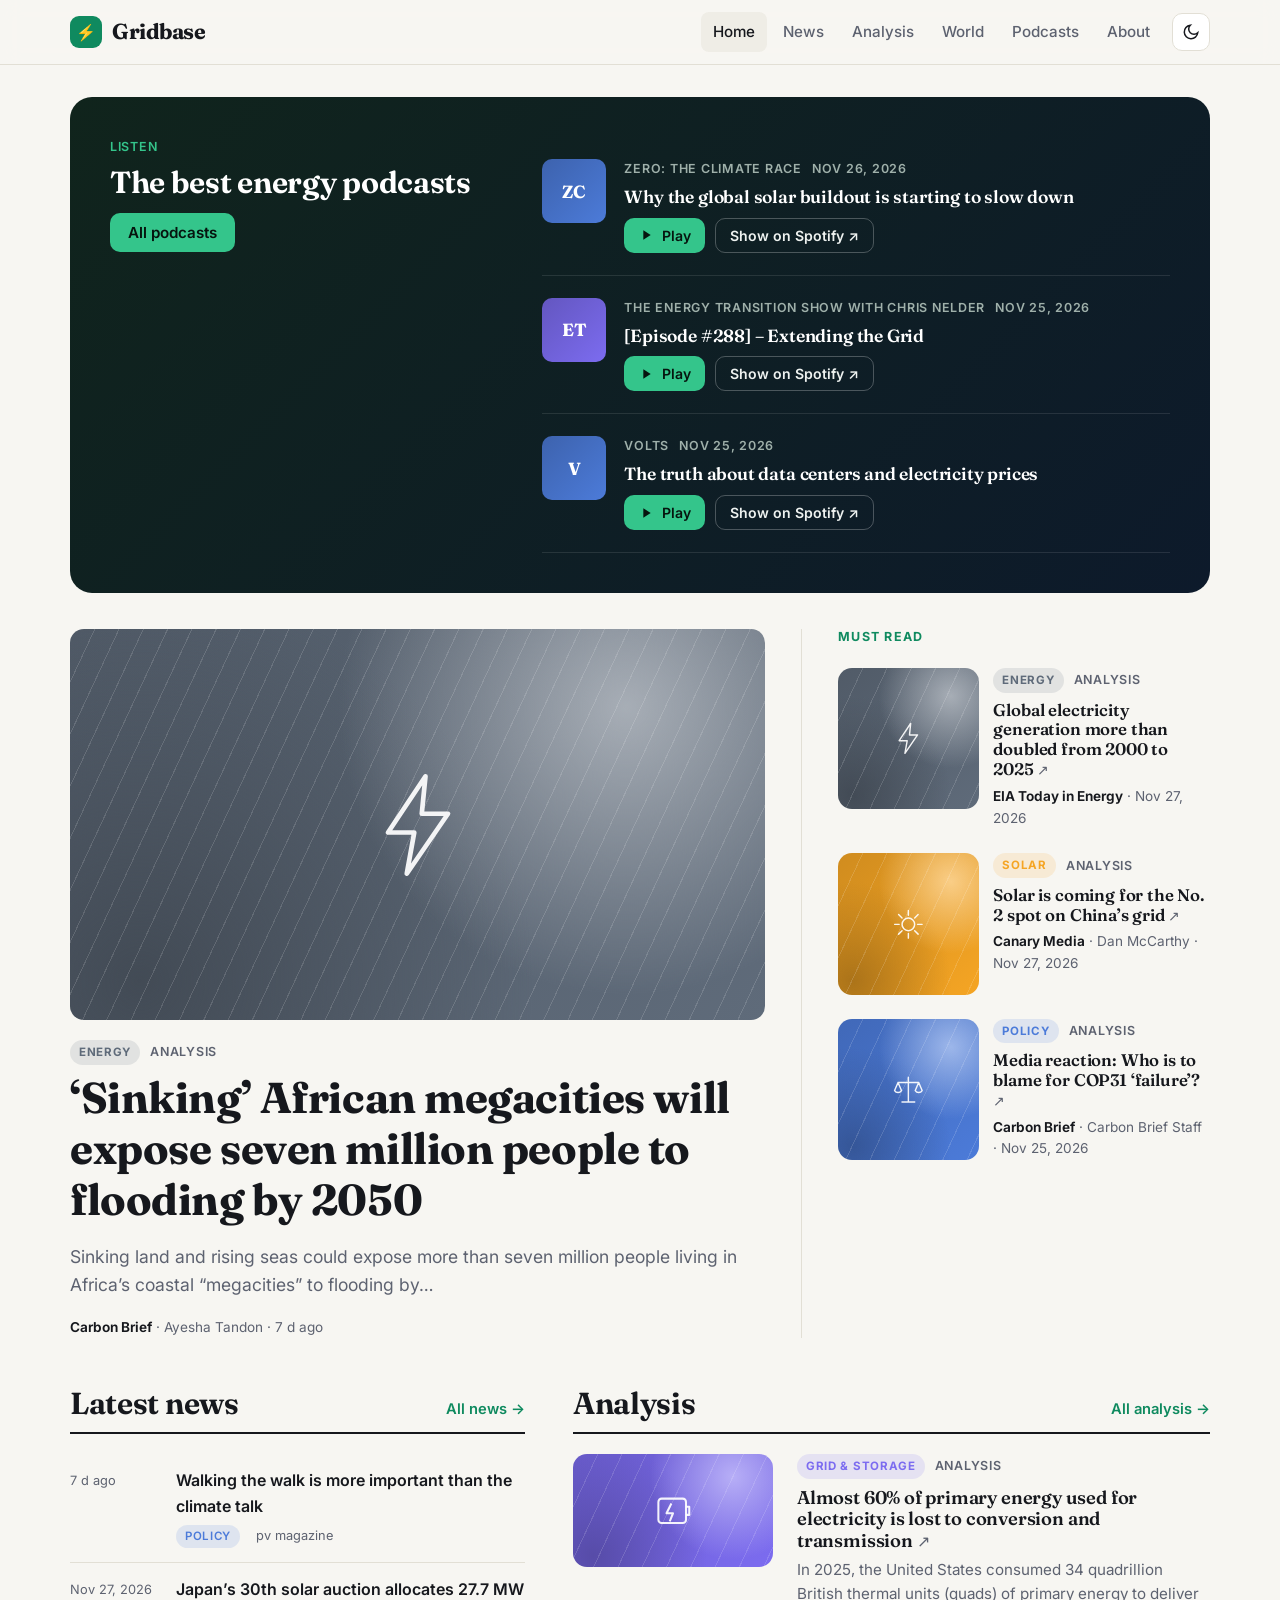
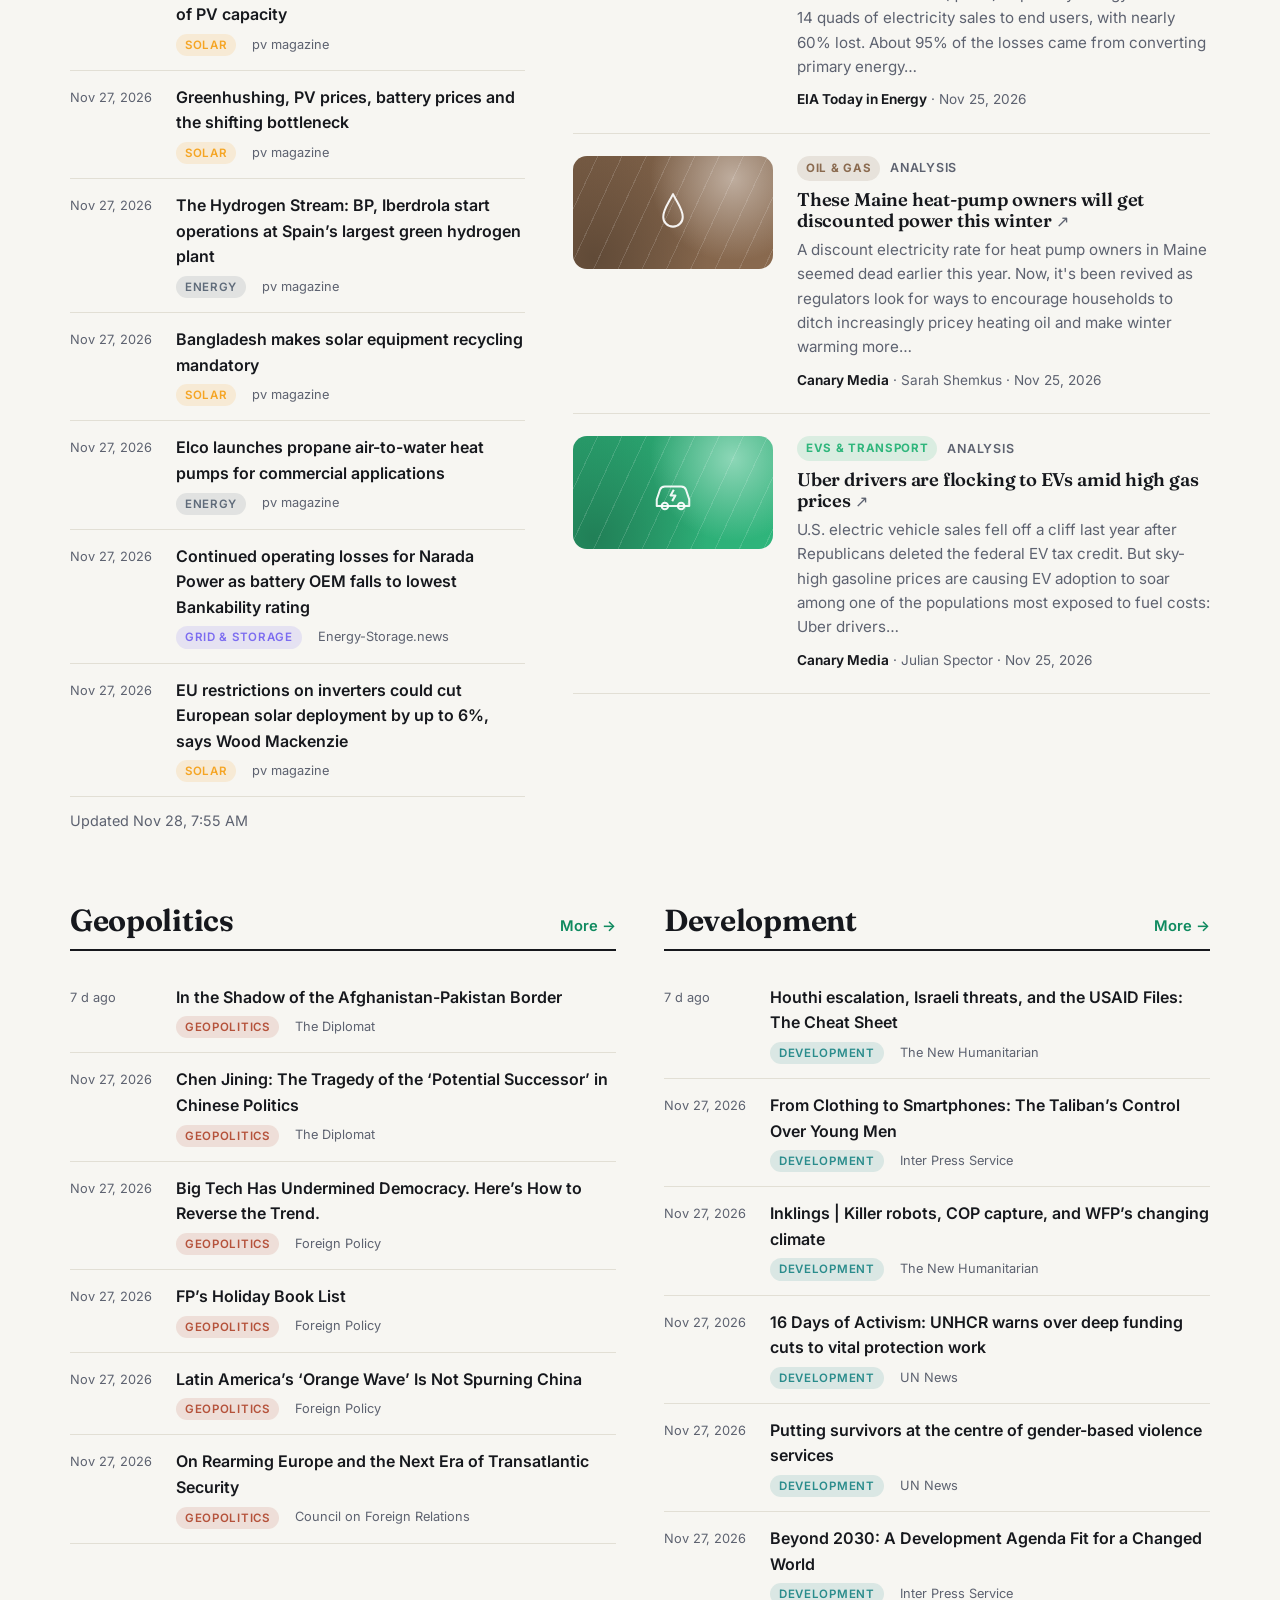
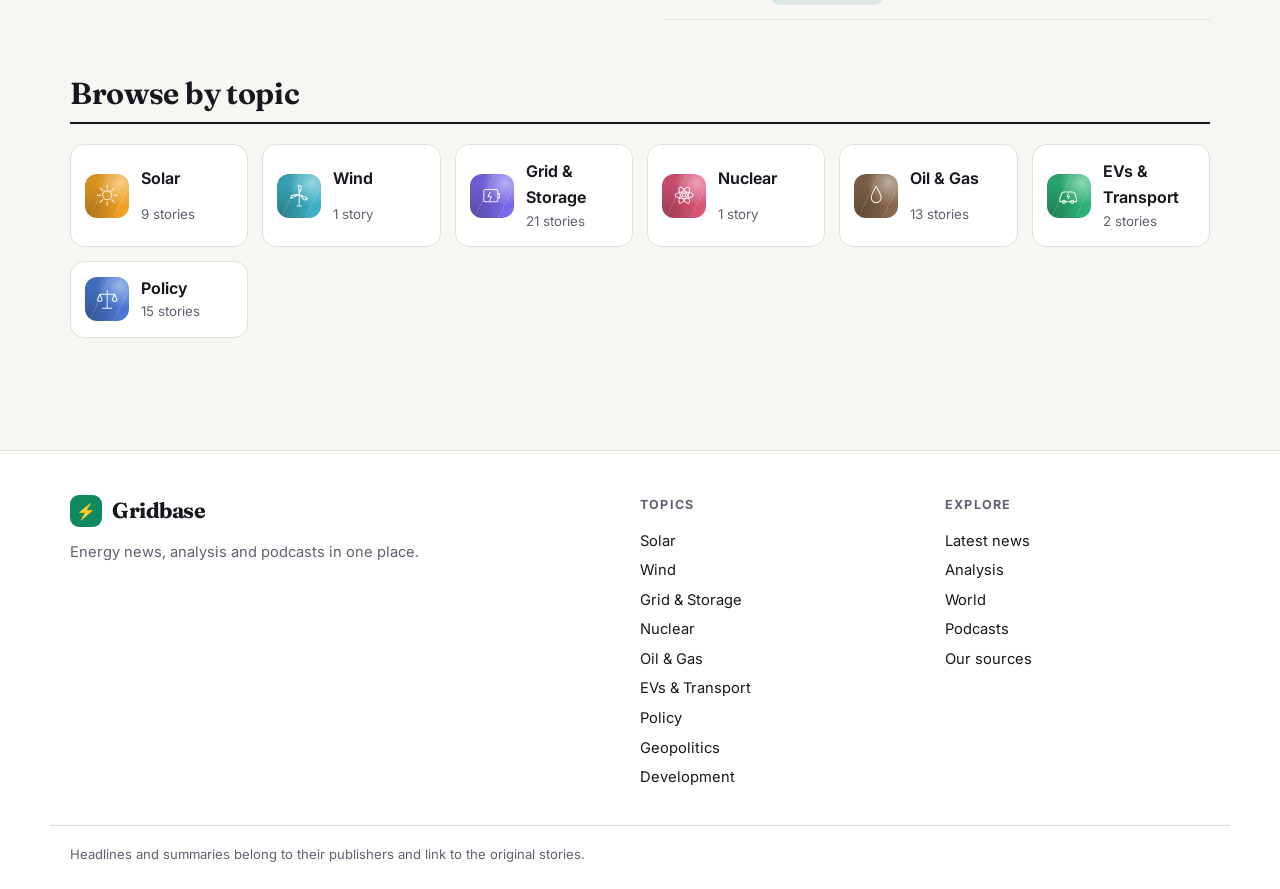
<file: index.html>
<!doctype html>
<html lang="en">
<head>
  <meta charset="utf-8">
  <meta name="viewport" content="width=device-width, initial-scale=1">
  <title>Gridbase — Energy news, analysis & podcasts</title>
  <meta name="description" content="The day's energy news and analysis from leading publications, plus the best energy podcasts.">
  <link rel="icon" href="data:image/svg+xml,<svg xmlns='http://www.w3.org/2000/svg' viewBox='0 0 100 100'><rect width='100' height='100' rx='22' fill='%230f8a5f'/><text x='50' y='70' font-size='60' text-anchor='middle'>⚡</text></svg>">
  <link rel="preconnect" href="https://fonts.googleapis.com">
  <link rel="preconnect" href="https://fonts.gstatic.com" crossorigin>
  <link href="https://fonts.googleapis.com/css2?family=Fraunces:opsz,wght@9..144,600;9..144,700&family=Inter:wght@400;500;600;700&display=swap" rel="stylesheet">
  <link rel="stylesheet" href="assets/css/styles.css?v=202611180518">
  <script>try{var t=localStorage.getItem("theme");if(t)document.documentElement.dataset.theme=t}catch(e){}</script>
</head>
<body data-page="home">
<a class="skip" href="#main">Skip to content</a>
<main id="main">

  <section class="section podcast-top" aria-label="Podcasts">
    <div class="wrap">
      <div class="podcast-band">
        <div>
          <div class="meta" style="color:#34c58b">Listen</div>
          <h2>The best energy podcasts</h2>
          <a class="btn" href="podcasts.html">All podcasts</a>
        </div>
        <ul class="episodes" id="latest-episodes"></ul>
      </div>
    </div>
  </section>

  <section class="wrap hero" id="hero" aria-label="Top stories"><p class="empty">Loading the latest stories…</p></section>

  <section class="section">
    <div class="wrap split">
      <div>
        <div class="section-head"><h2>Latest news</h2><a href="news.html?type=news">All news →</a></div>
        <ul class="news-list" id="latest-news"></ul>
        <p class="count" style="margin-top:12px"><span id="updated"></span></p>
      </div>
      <div>
        <div class="section-head"><h2>Analysis</h2><a href="articles.html">All analysis →</a></div>
        <div id="latest-analysis"></div>
      </div>
    </div>
  </section>


  <section class="section">
    <div class="wrap split split-even">
      <div>
        <div class="section-head"><h2>Geopolitics</h2><a href="world.html?cat=geopolitics">More →</a></div>
        <ul class="news-list" id="world-geo"></ul>
      </div>
      <div>
        <div class="section-head"><h2>Development</h2><a href="world.html?cat=development">More →</a></div>
        <ul class="news-list" id="world-dev"></ul>
      </div>
    </div>
  </section>

  <section class="section">
    <div class="wrap">
      <div class="section-head"><h2>Browse by topic</h2></div>
      <div class="topics" id="topics"></div>
    </div>
  </section>
</main>
<script src="assets/js/data.js?v=202611180518"></script>
<script src="assets/js/app.js?v=202611180518"></script>
</body>
</html>
</file>
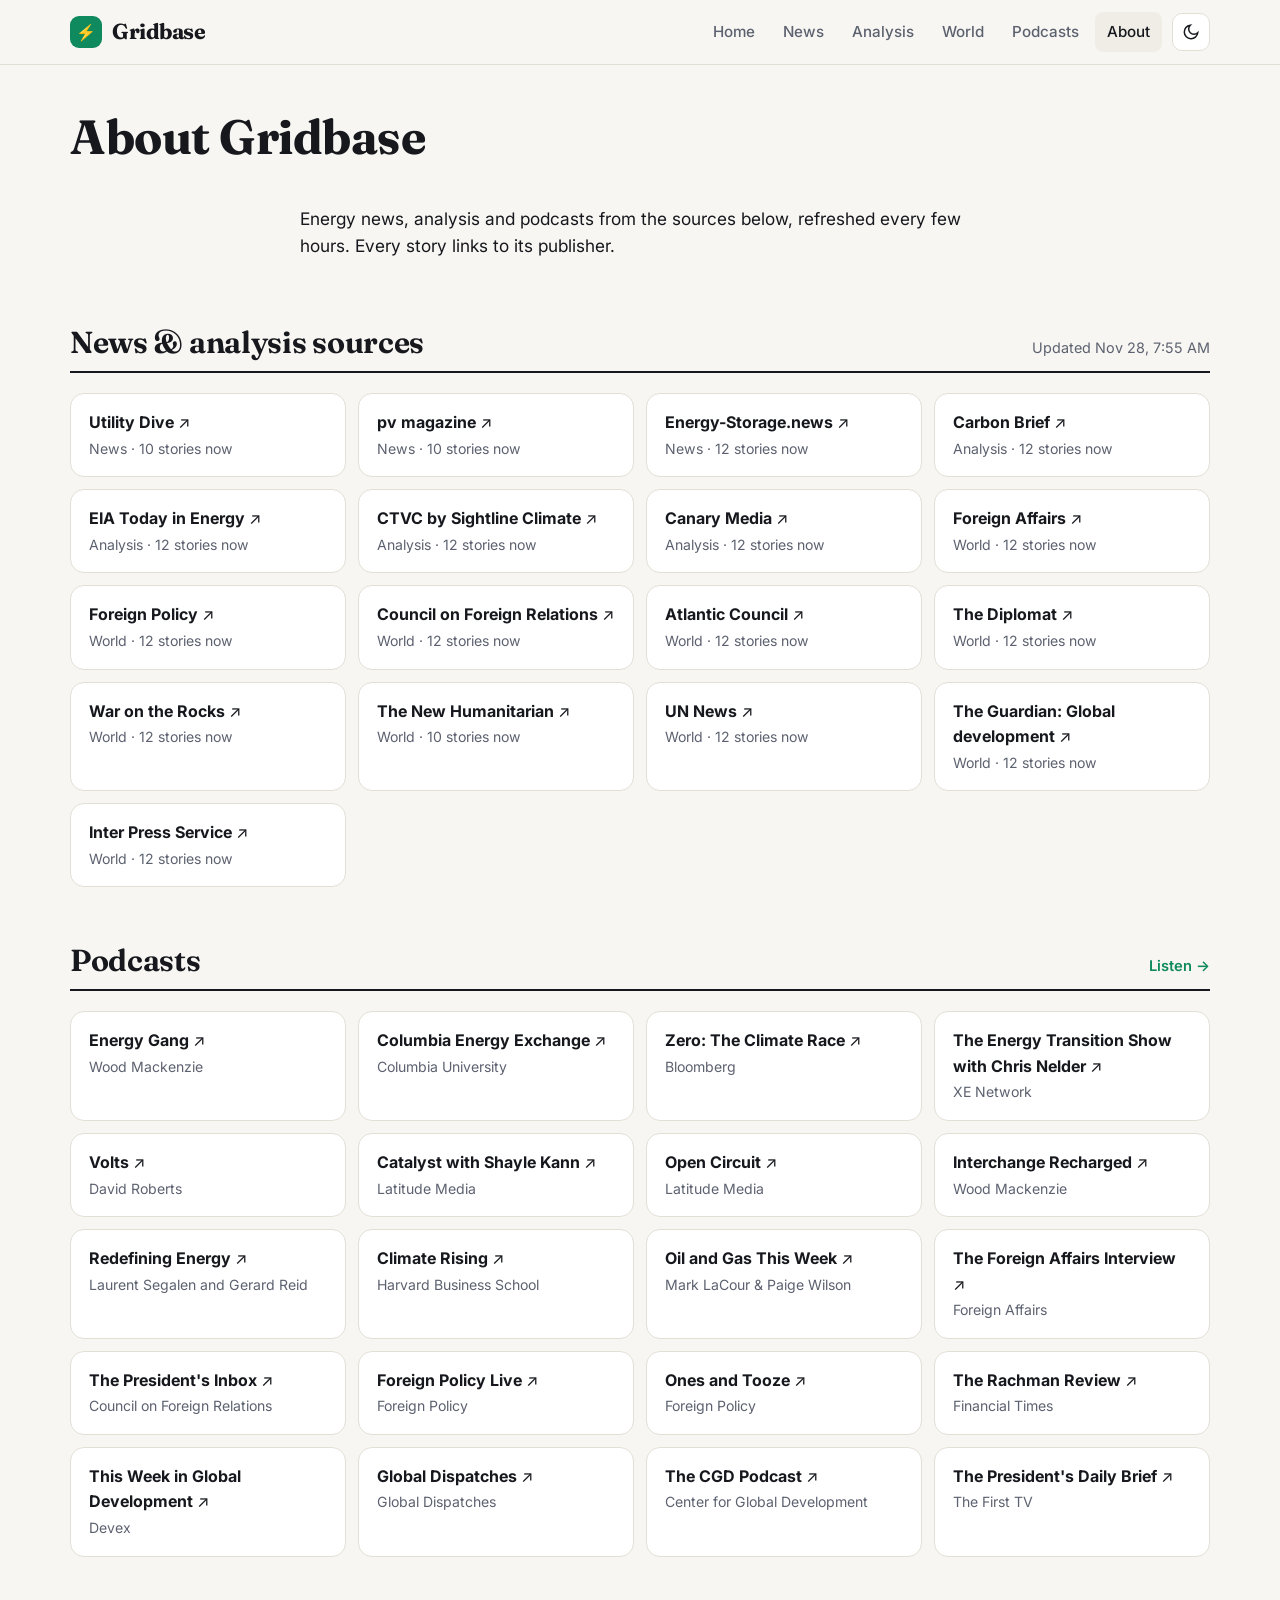
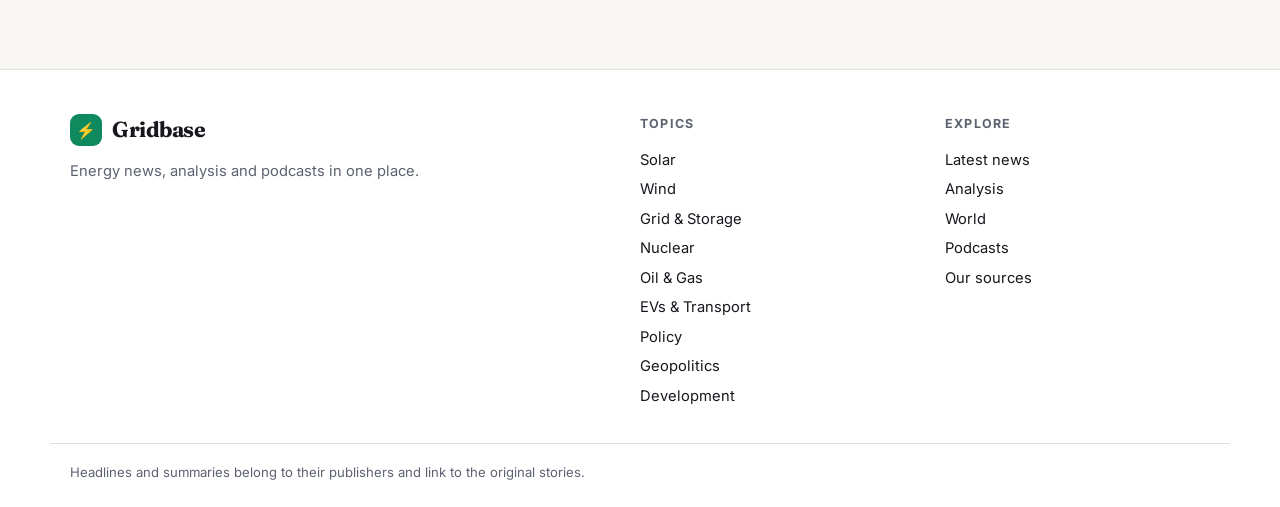
<file: about.html>
<!doctype html>
<html lang="en">
<head>
  <meta charset="utf-8">
  <meta name="viewport" content="width=device-width, initial-scale=1">
  <title>About — Gridbase</title>
  <meta name="description" content="The day's energy news and analysis from leading publications, plus the best energy podcasts.">
  <link rel="icon" href="data:image/svg+xml,<svg xmlns='http://www.w3.org/2000/svg' viewBox='0 0 100 100'><rect width='100' height='100' rx='22' fill='%230f8a5f'/><text x='50' y='70' font-size='60' text-anchor='middle'>⚡</text></svg>">
  <link rel="preconnect" href="https://fonts.googleapis.com">
  <link rel="preconnect" href="https://fonts.gstatic.com" crossorigin>
  <link href="https://fonts.googleapis.com/css2?family=Fraunces:opsz,wght@9..144,600;9..144,700&family=Inter:wght@400;500;600;700&display=swap" rel="stylesheet">
  <link rel="stylesheet" href="assets/css/styles.css?v=202611180518">
  <script>try{var t=localStorage.getItem("theme");if(t)document.documentElement.dataset.theme=t}catch(e){}</script>
</head>
<body data-page="about">
<a class="skip" href="#main">Skip to content</a>
<main id="main">

  <section class="wrap page-head">
    <h1>About Gridbase</h1>
  </section>
  <section class="wrap about-copy">
    <p>Energy news, analysis and podcasts from the sources below, refreshed every few hours. Every story links to its publisher.</p>
  </section>
  <section class="section" id="sources">
    <div class="wrap">
      <div class="section-head"><h2>News &amp; analysis sources</h2><span class="count" id="updated"></span></div>
      <ul class="source-list" id="source-list"><li class="empty">Loading…</li></ul>
    </div>
  </section>
  <section class="section">
    <div class="wrap">
      <div class="section-head"><h2>Podcasts</h2><a href="podcasts.html">Listen →</a></div>
      <ul class="source-list" id="podcast-list"></ul>
    </div>
  </section>
</main>
<script src="assets/js/data.js?v=202611180518"></script>
<script src="assets/js/app.js?v=202611180518"></script>
</body>
</html>
</file>
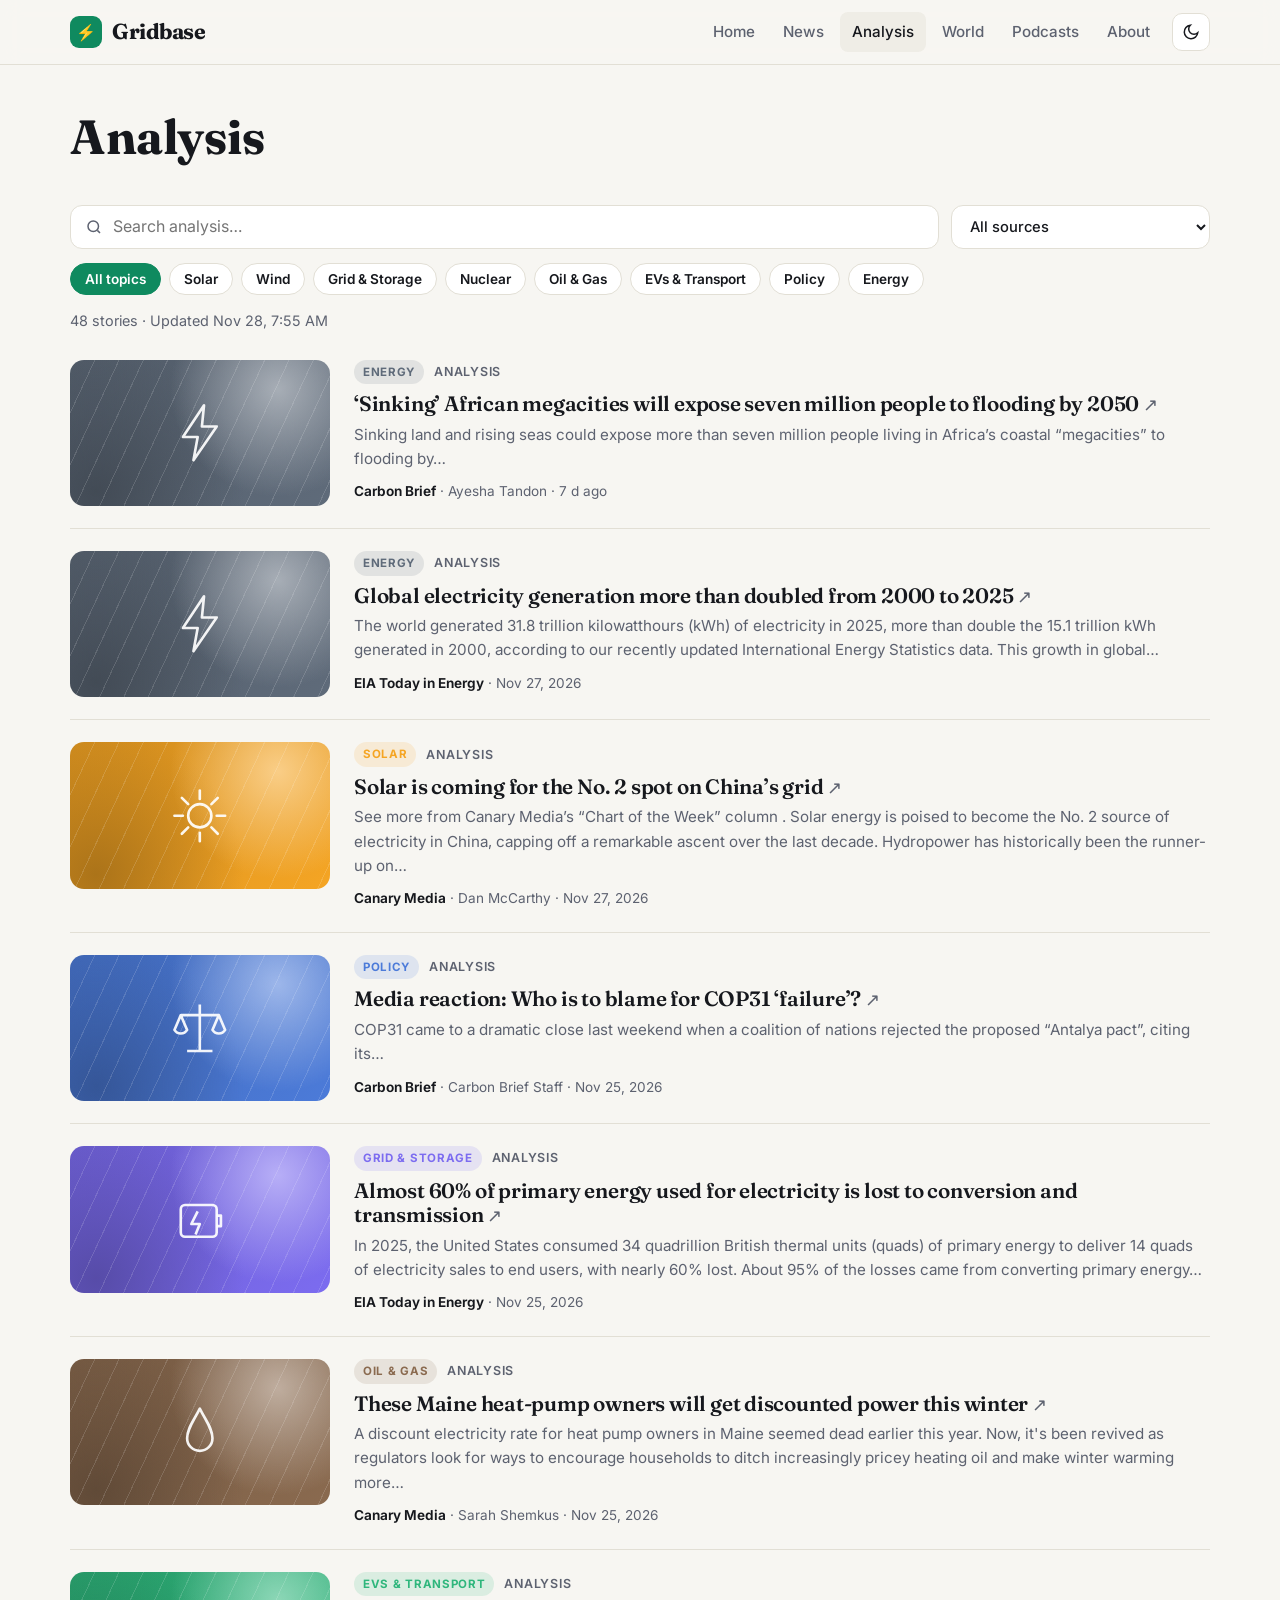
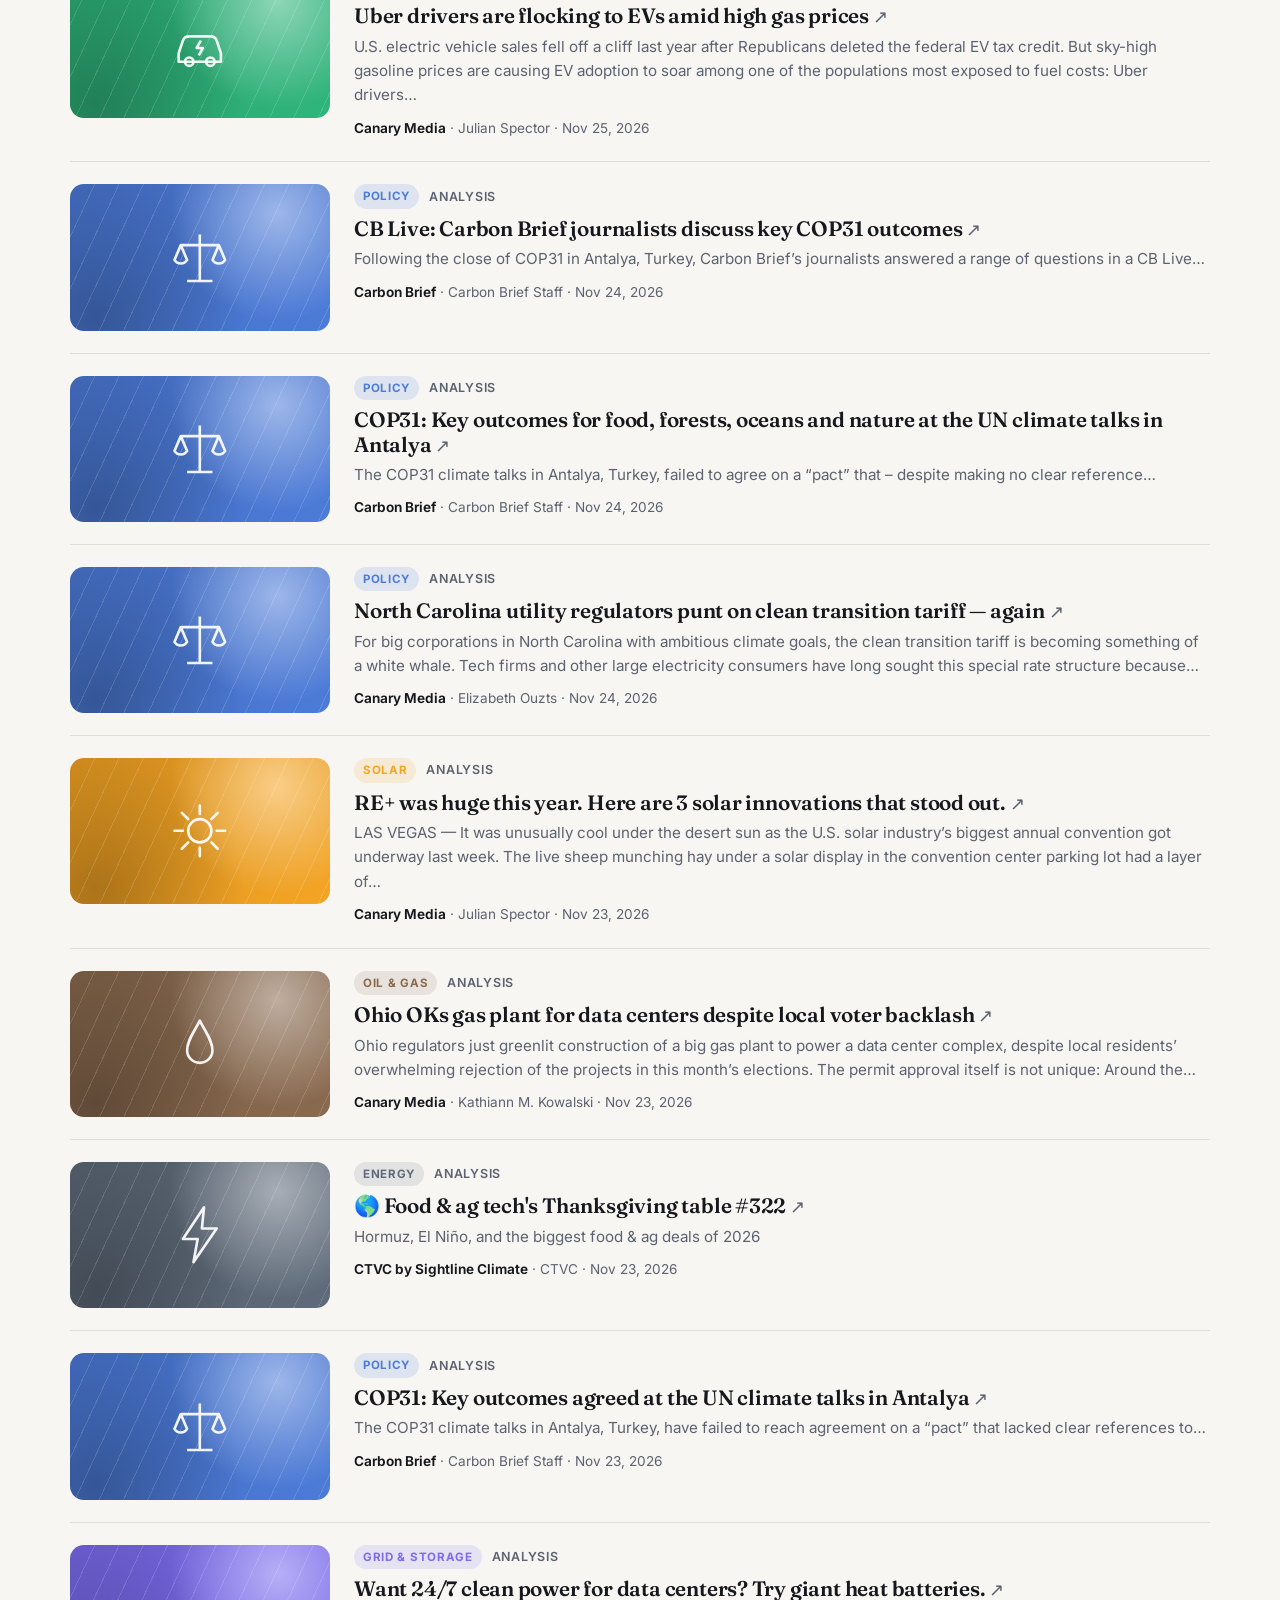
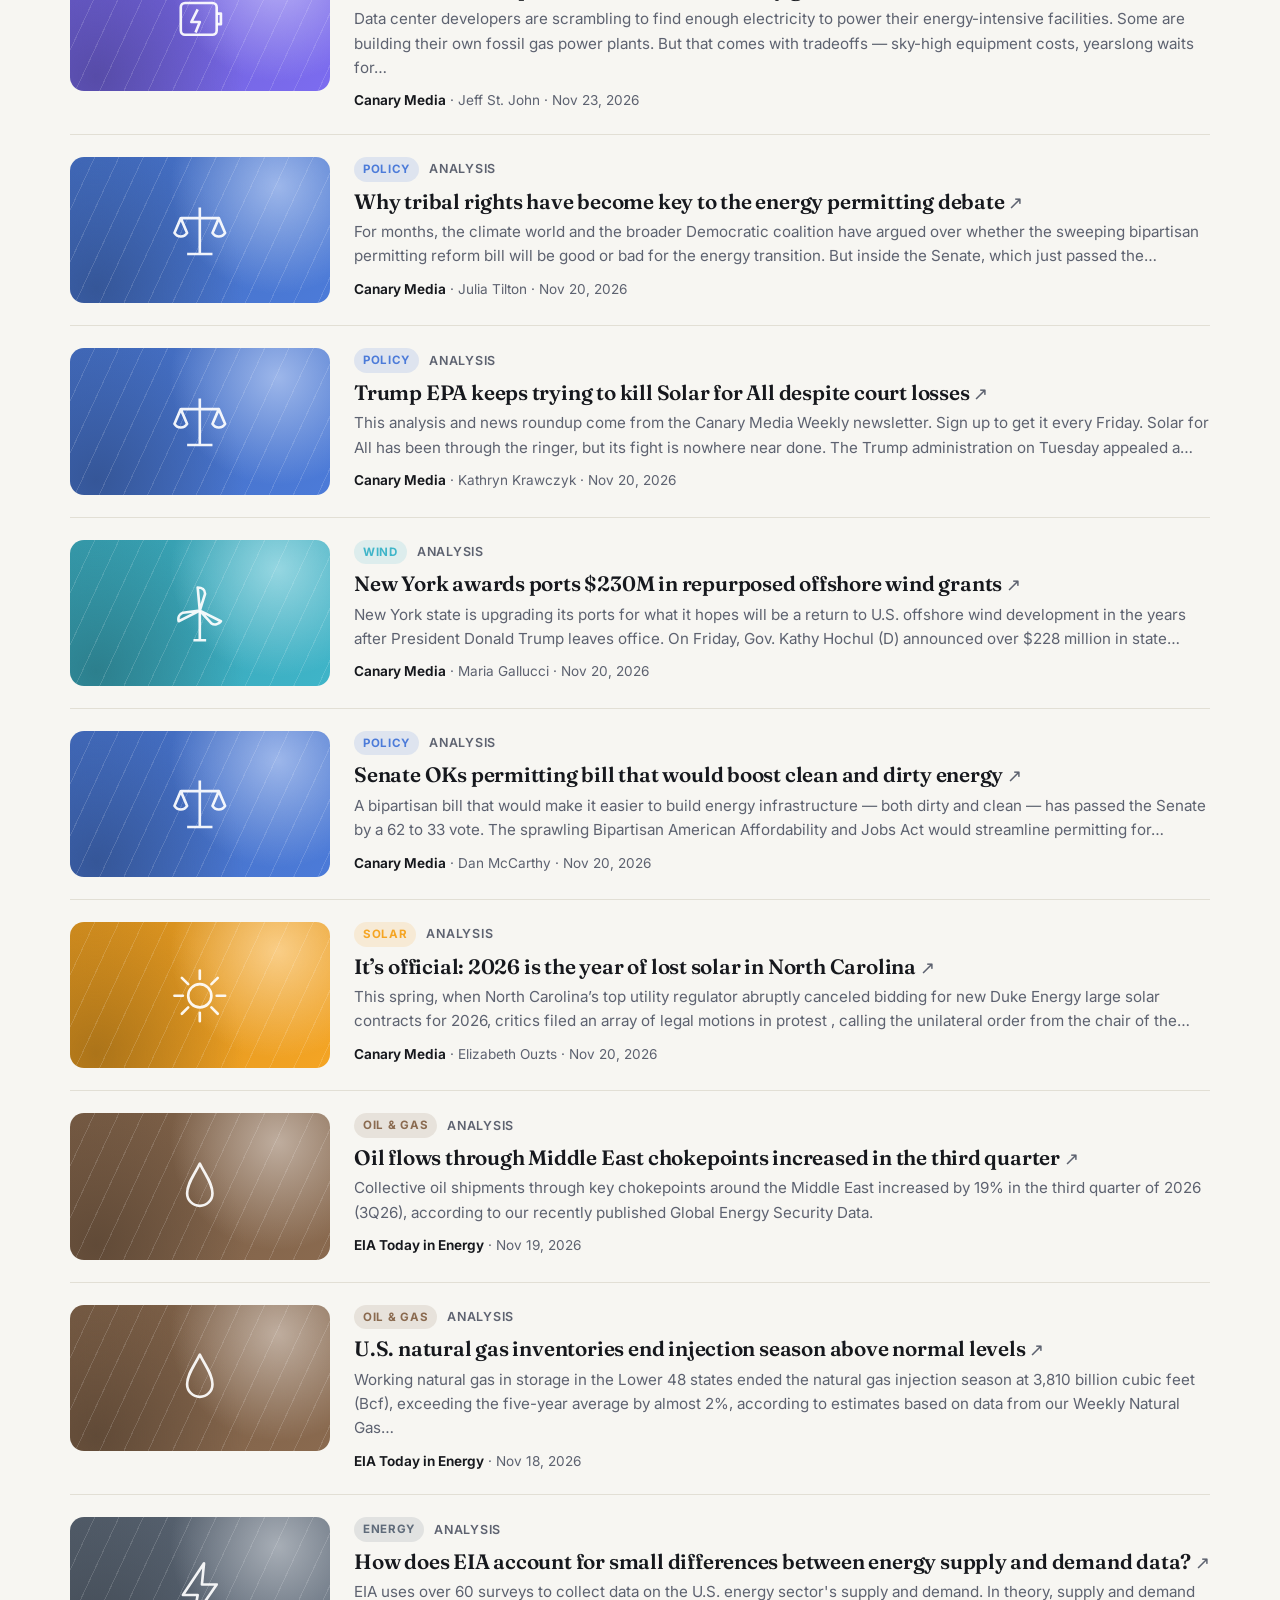
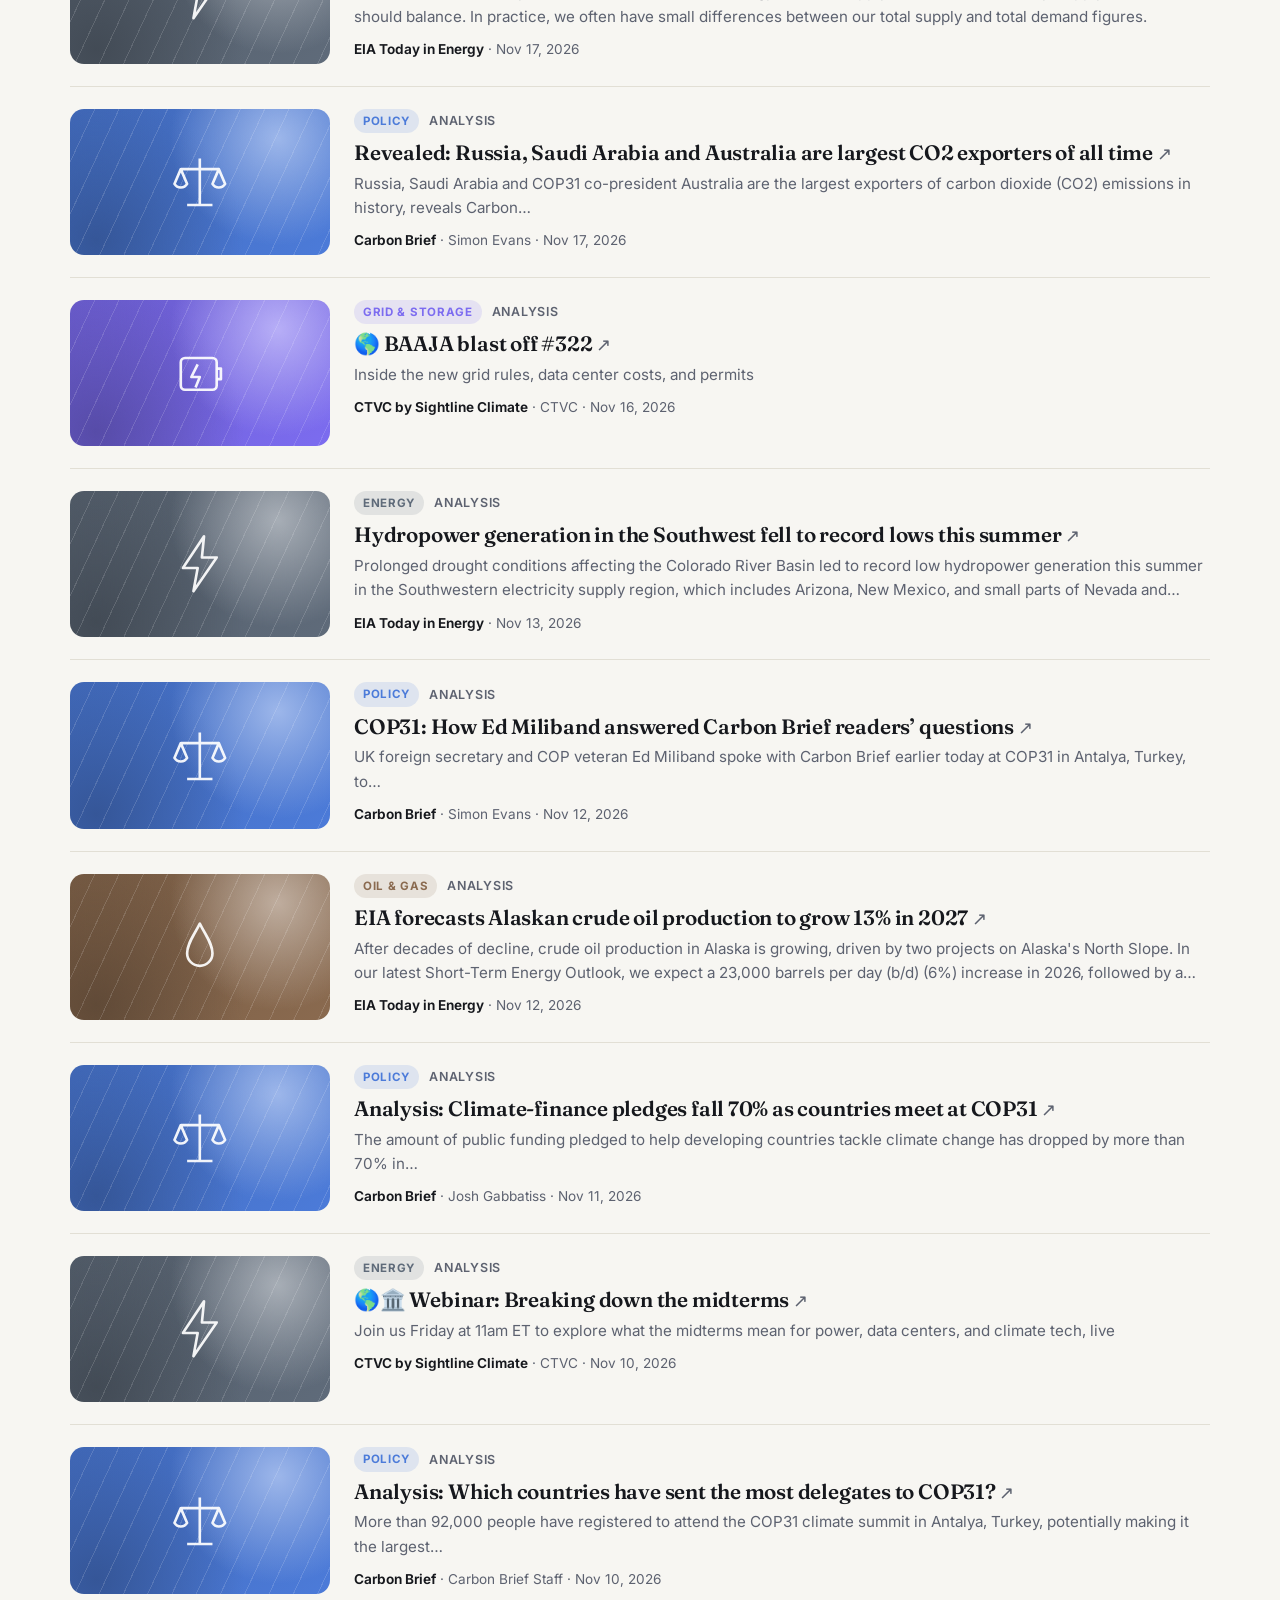
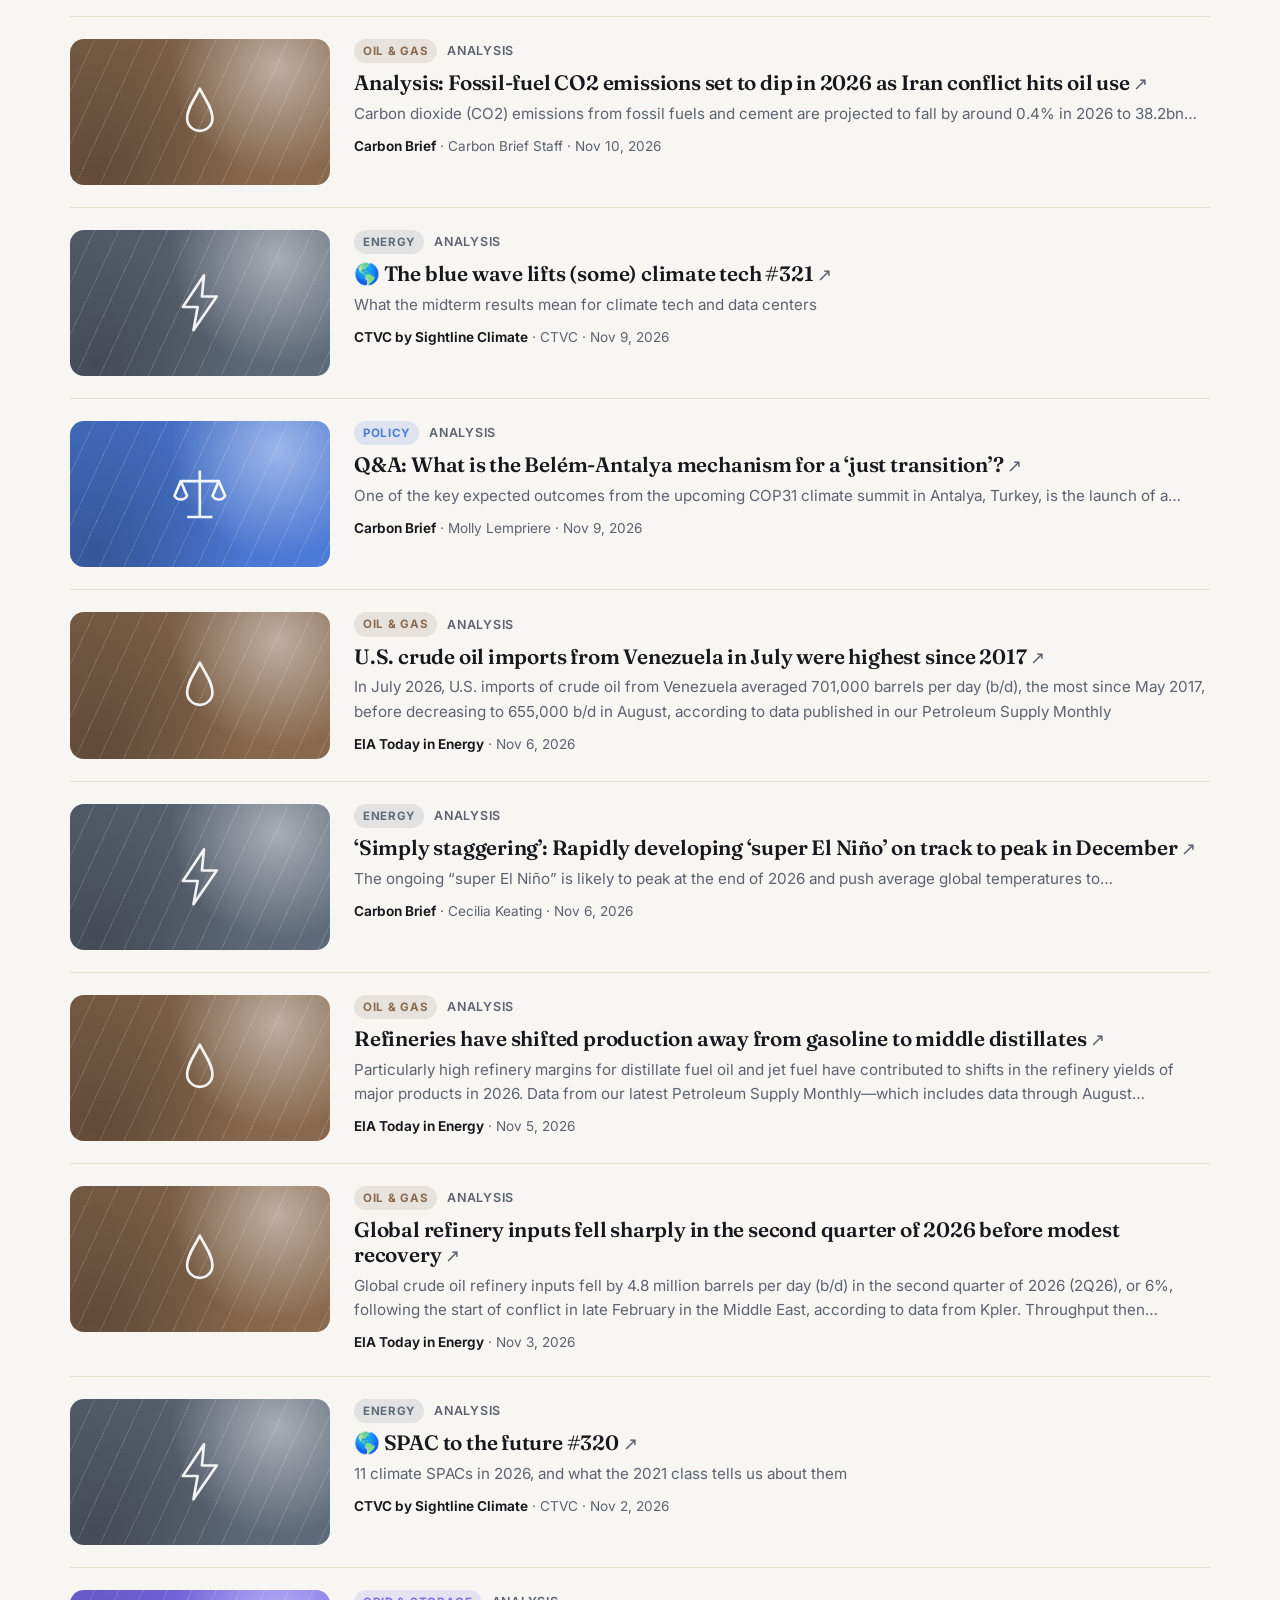
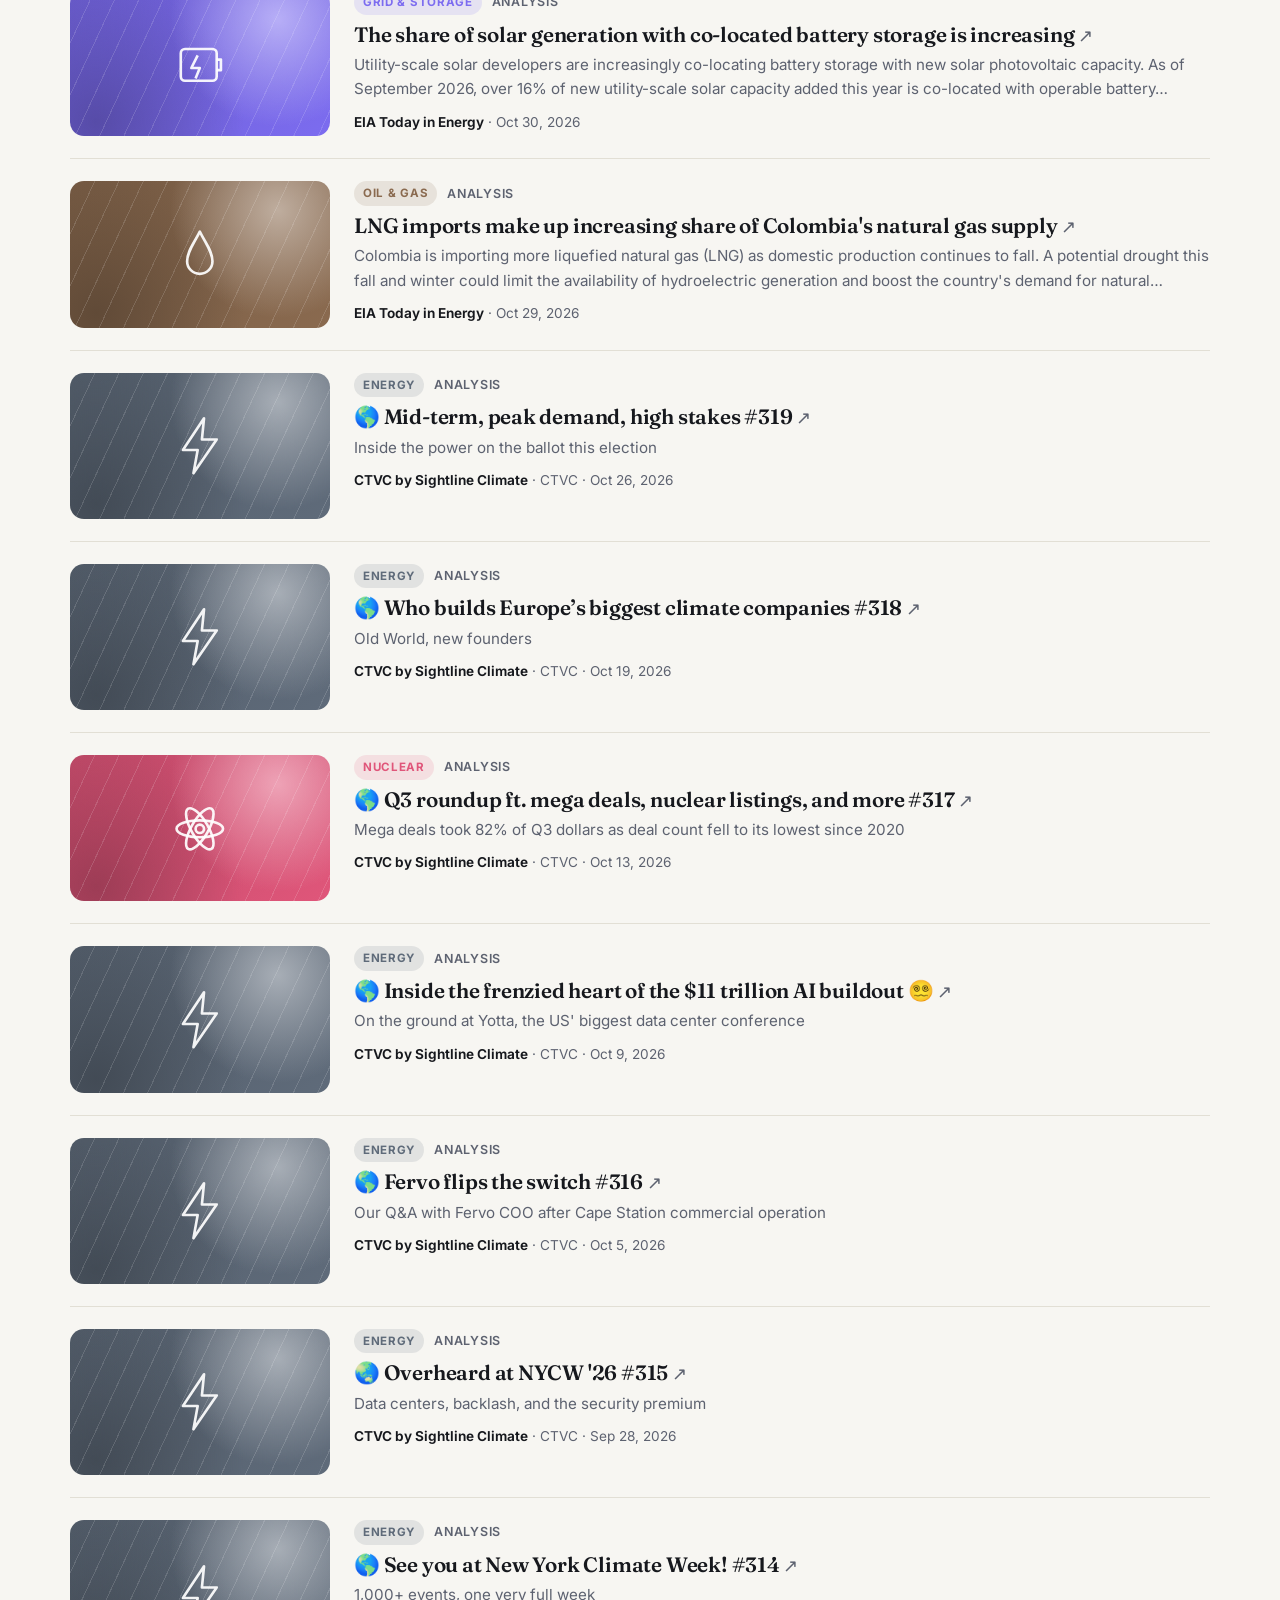
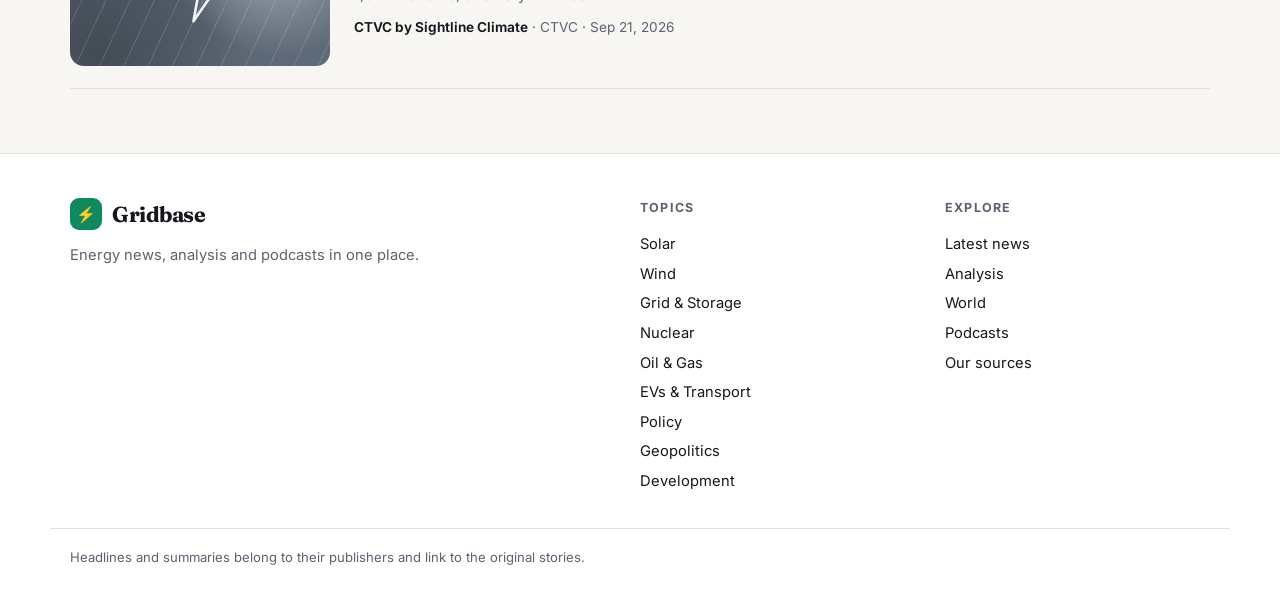
<file: articles.html>
<!doctype html>
<html lang="en">
<head>
  <meta charset="utf-8">
  <meta name="viewport" content="width=device-width, initial-scale=1">
  <title>Analysis — Gridbase</title>
  <meta name="description" content="The day's energy news and analysis from leading publications, plus the best energy podcasts.">
  <link rel="icon" href="data:image/svg+xml,<svg xmlns='http://www.w3.org/2000/svg' viewBox='0 0 100 100'><rect width='100' height='100' rx='22' fill='%230f8a5f'/><text x='50' y='70' font-size='60' text-anchor='middle'>⚡</text></svg>">
  <link rel="preconnect" href="https://fonts.googleapis.com">
  <link rel="preconnect" href="https://fonts.gstatic.com" crossorigin>
  <link href="https://fonts.googleapis.com/css2?family=Fraunces:opsz,wght@9..144,600;9..144,700&family=Inter:wght@400;500;600;700&display=swap" rel="stylesheet">
  <link rel="stylesheet" href="assets/css/styles.css?v=202611180518">
  <script>try{var t=localStorage.getItem("theme");if(t)document.documentElement.dataset.theme=t}catch(e){}</script>
</head>
<body data-page="articles">
<a class="skip" href="#main">Skip to content</a>
<main id="main">

  <section class="wrap page-head">
    <h1>Analysis</h1>
  </section>
  <section class="wrap">
    <div class="toolbar">
      <div class="toolbar-row">
        <label class="search"><svg viewBox="0 0 24 24" aria-hidden="true"><circle cx="11" cy="11" r="7"/><path d="m20 20-3.5-3.5"/></svg><input id="search" type="search" placeholder="Search analysis…" aria-label="Search analysis"></label>
        
        <select id="sources" class="select" aria-label="Source"></select>
      </div>
      <div class="chips" id="filters" role="group" aria-label="Topics"></div>
      <div class="count"><span id="result-count" aria-live="polite"></span> · <span id="updated"></span></div>
    </div>
    <div id="listing"><p class="empty">Loading the latest stories…</p></div>
  </section>
</main>
<script src="assets/js/data.js?v=202611180518"></script>
<script src="assets/js/app.js?v=202611180518"></script>
</body>
</html>
</file>
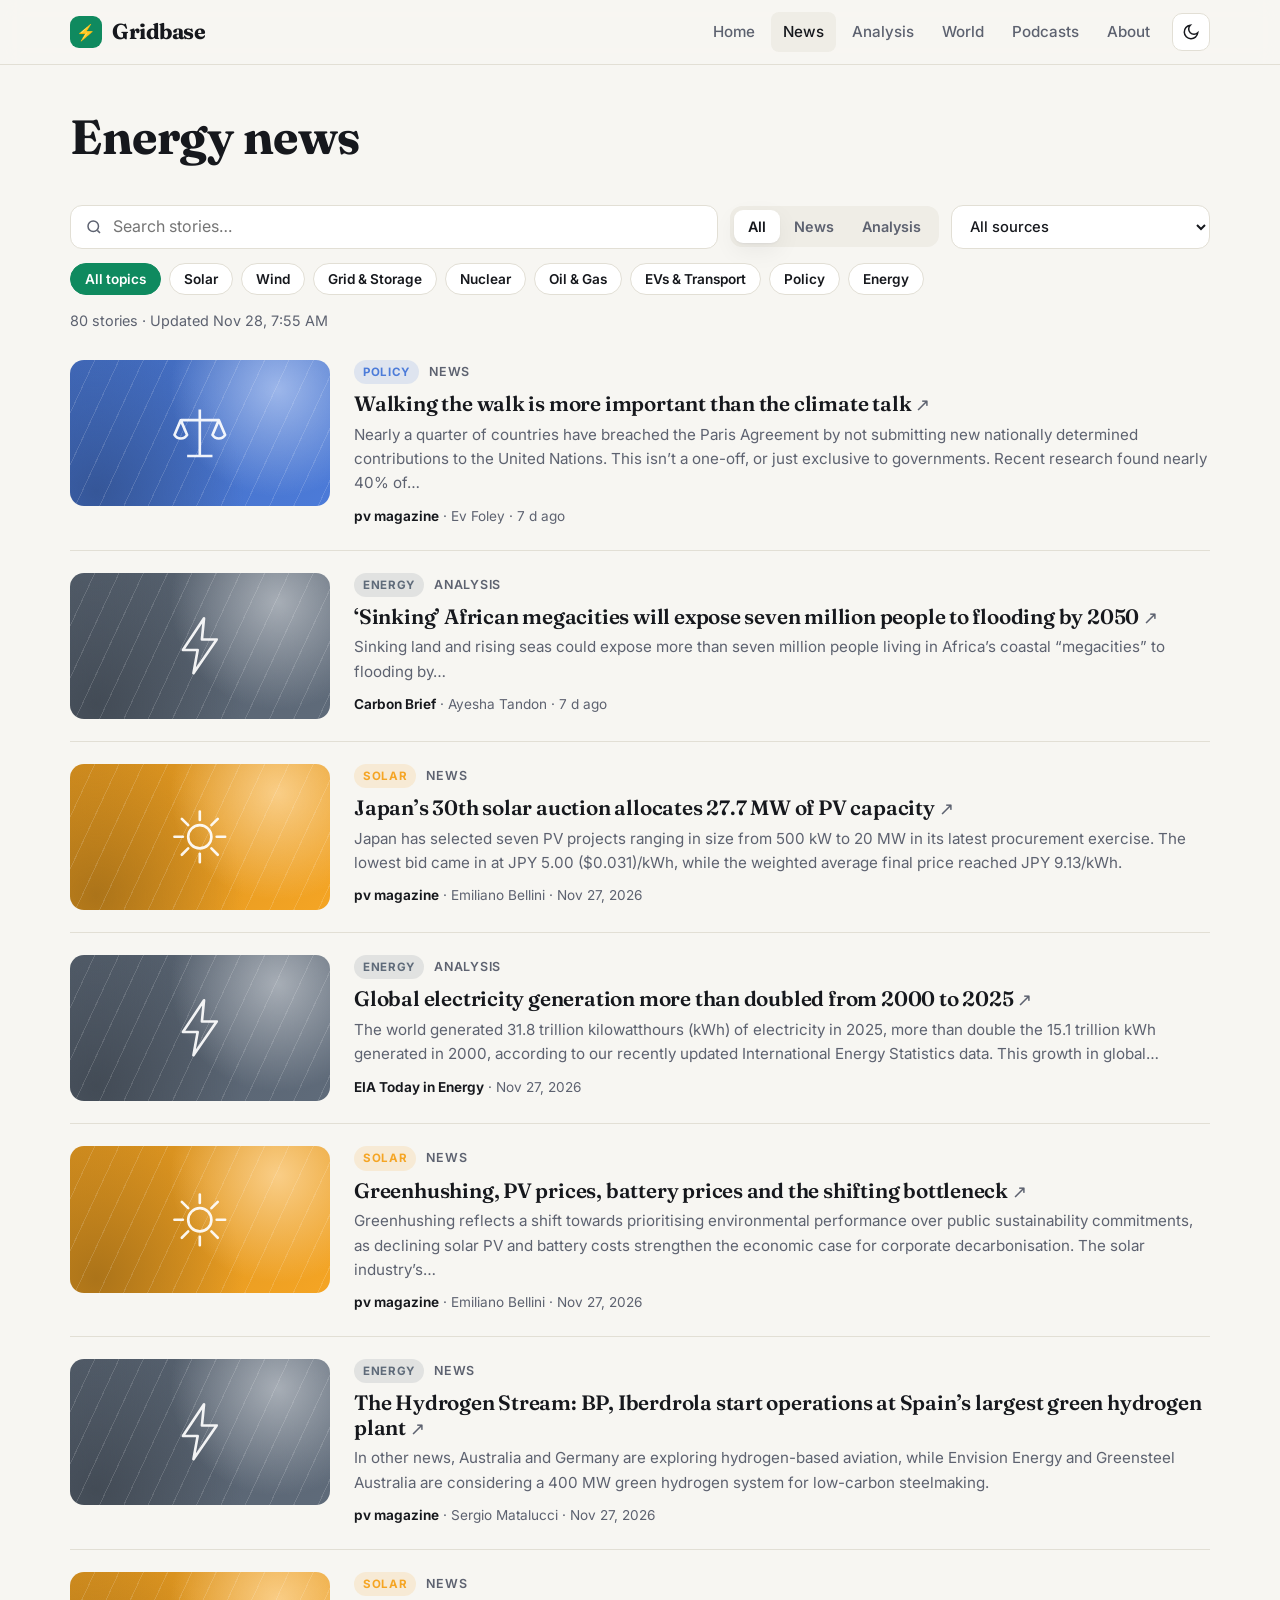
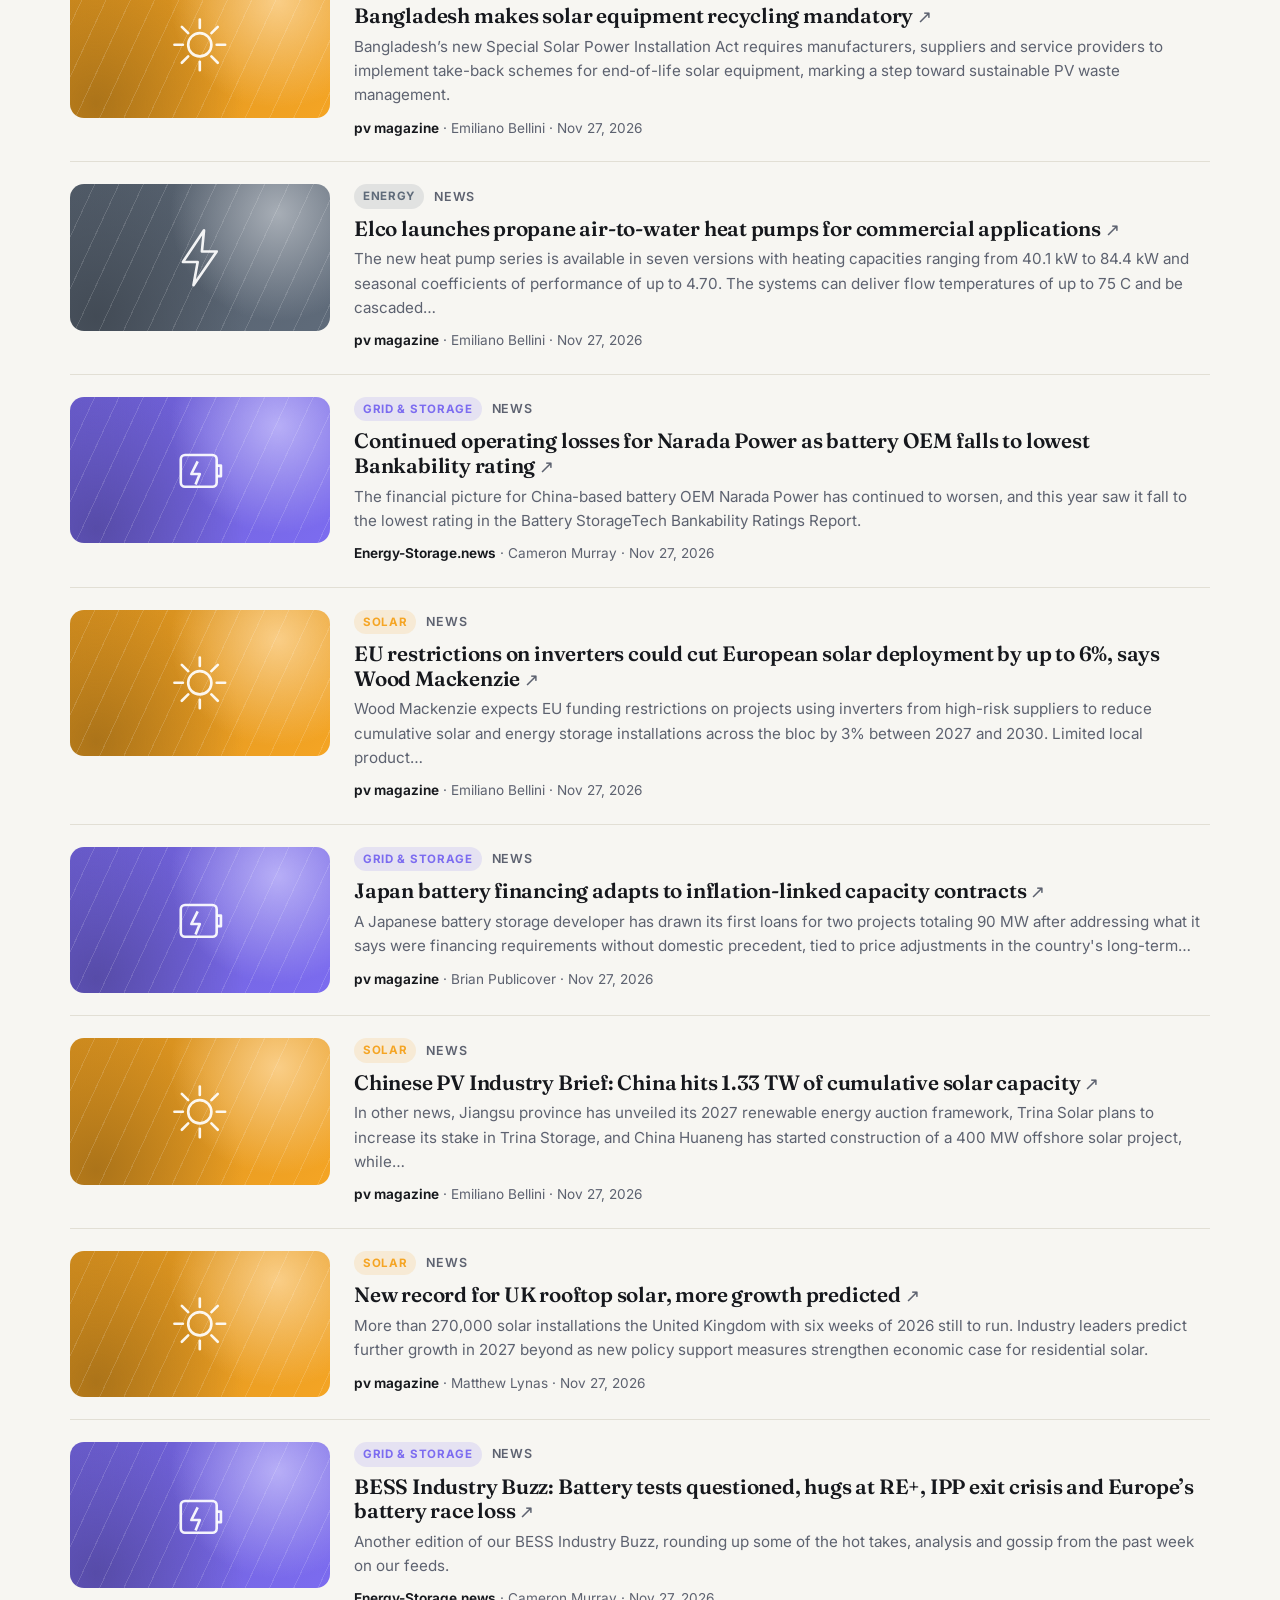
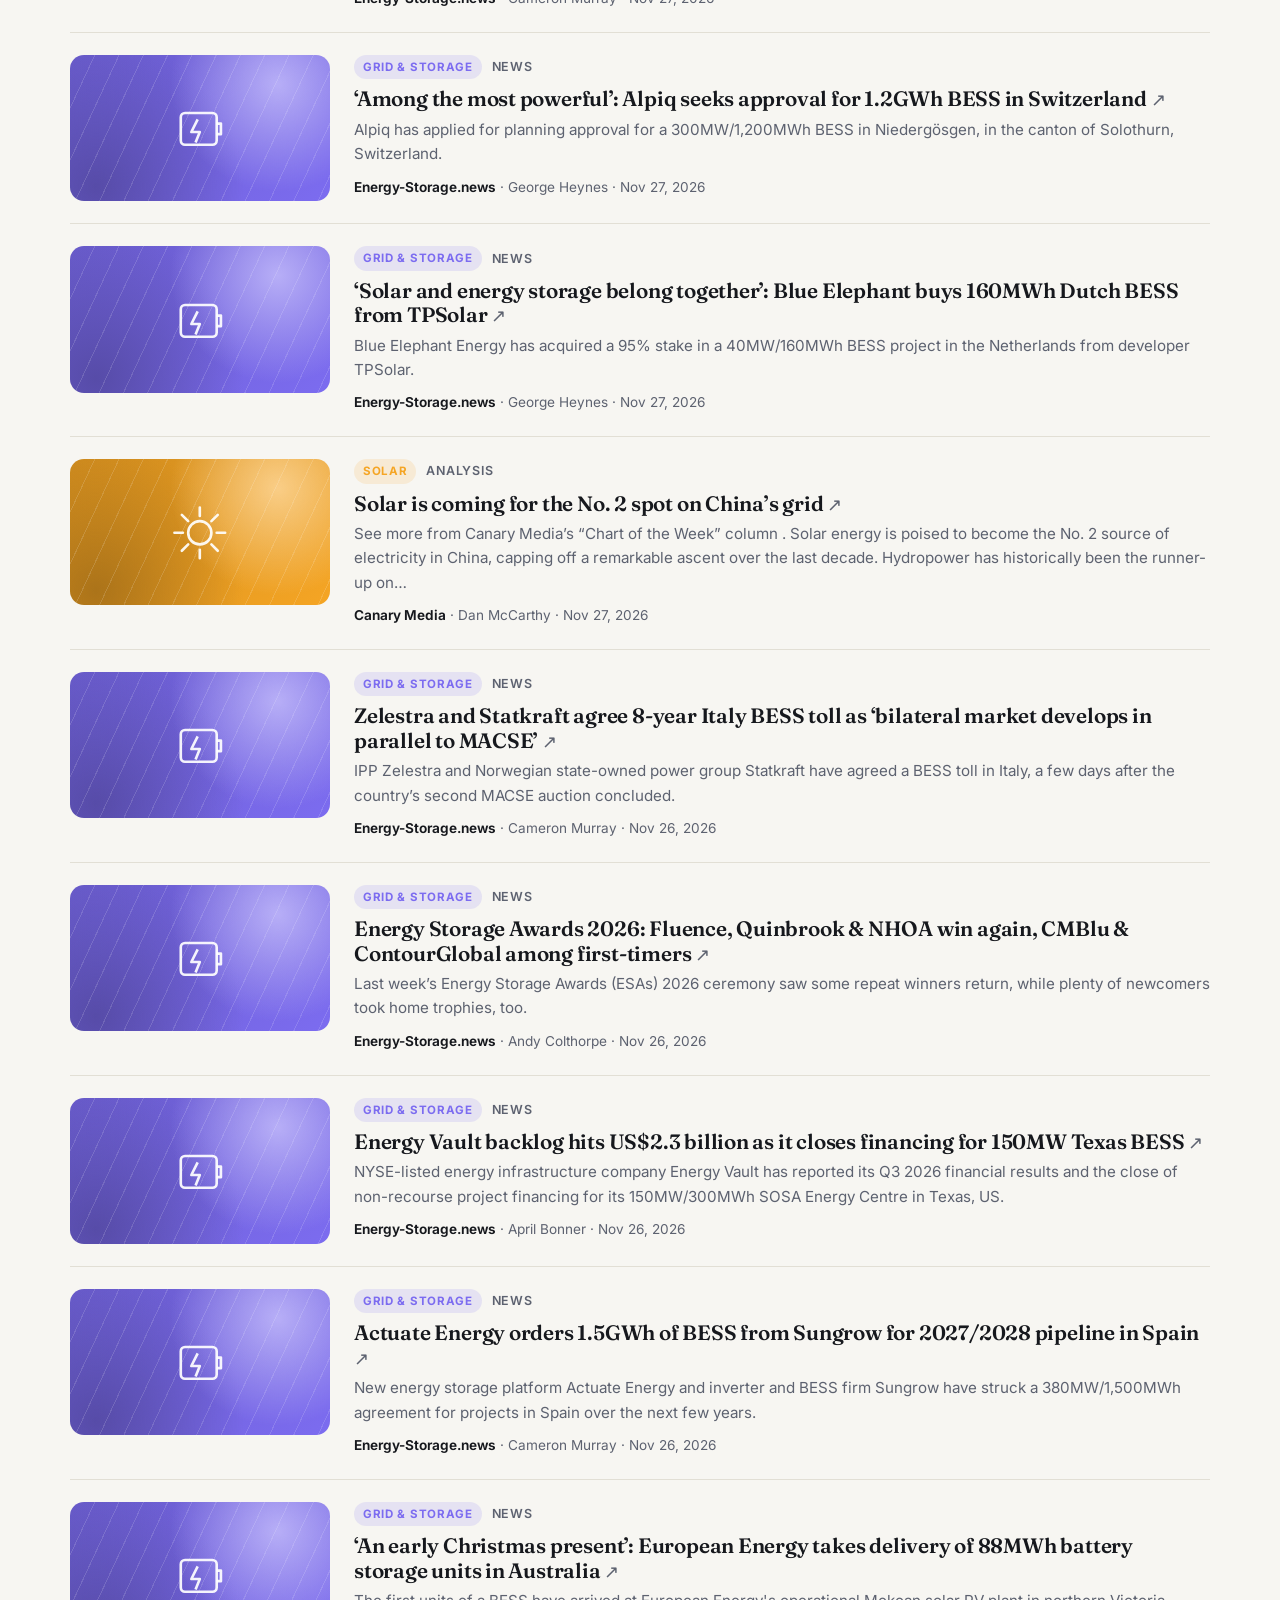
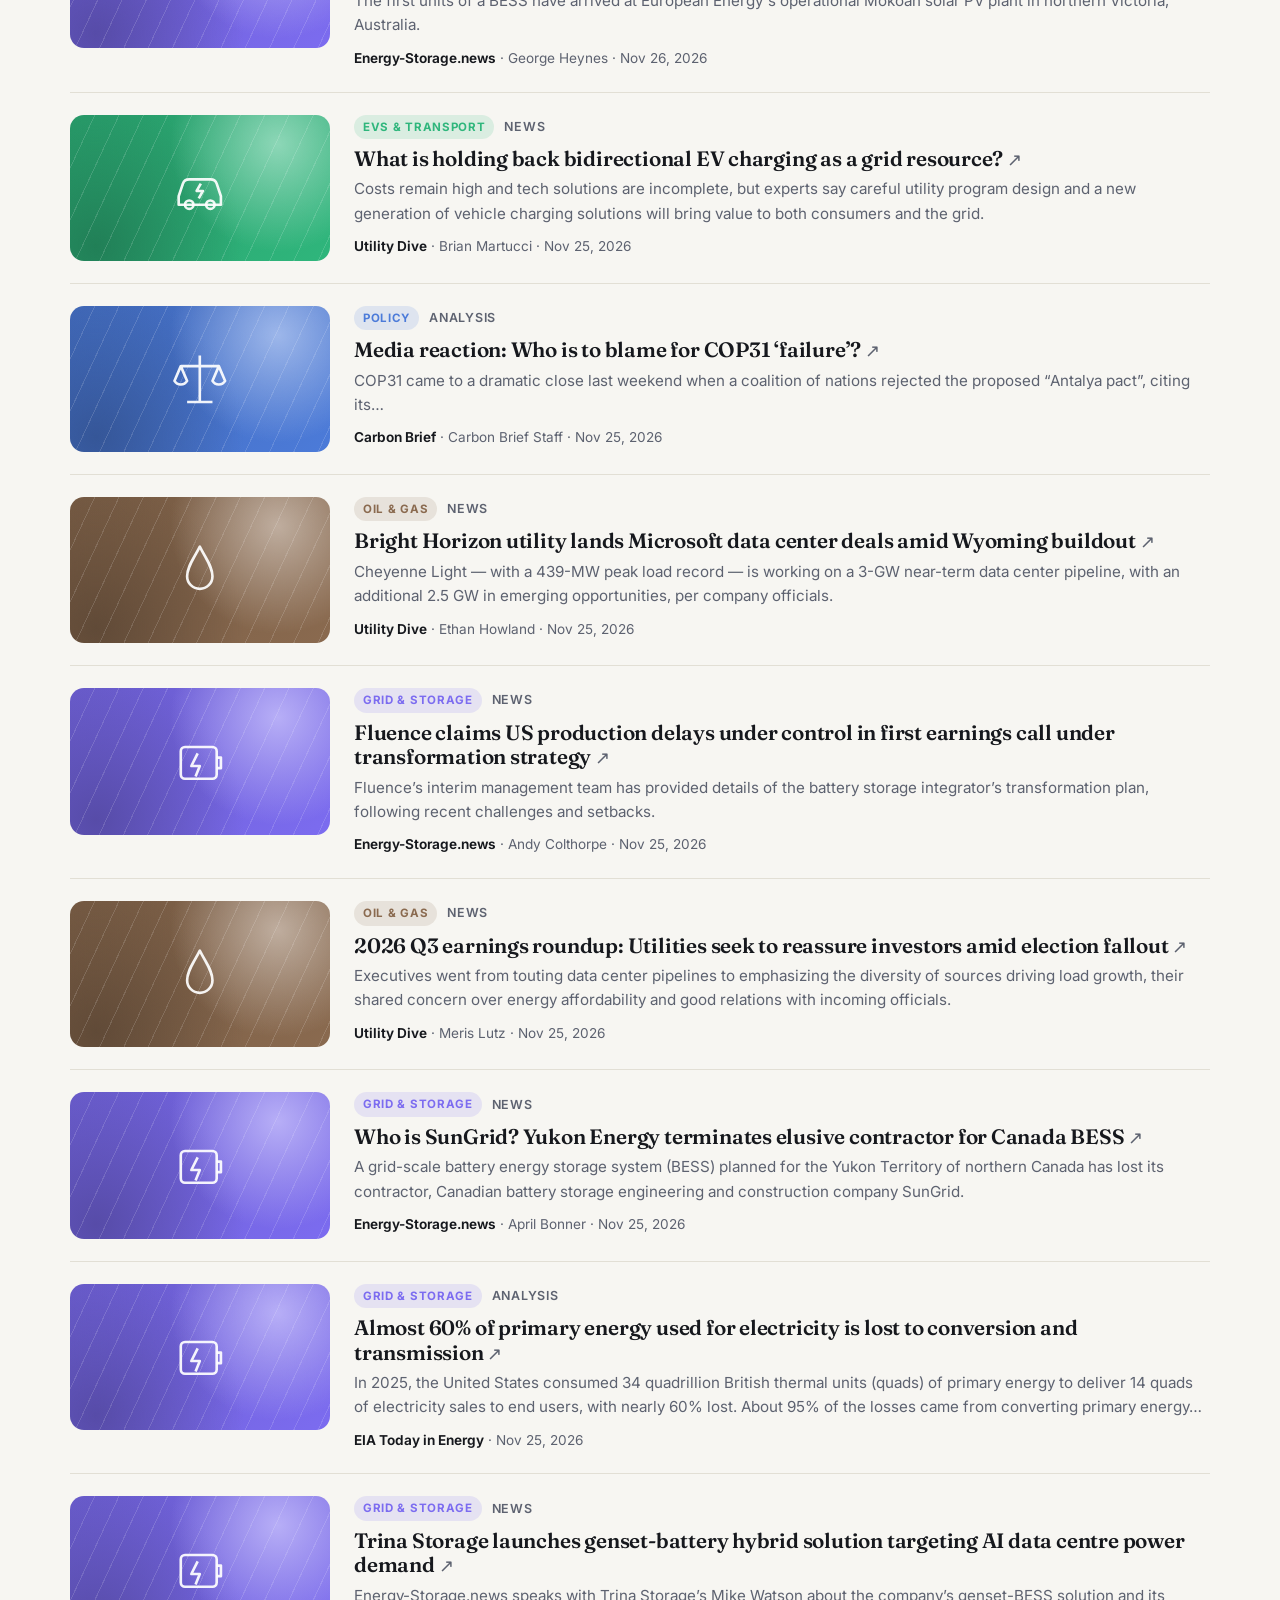
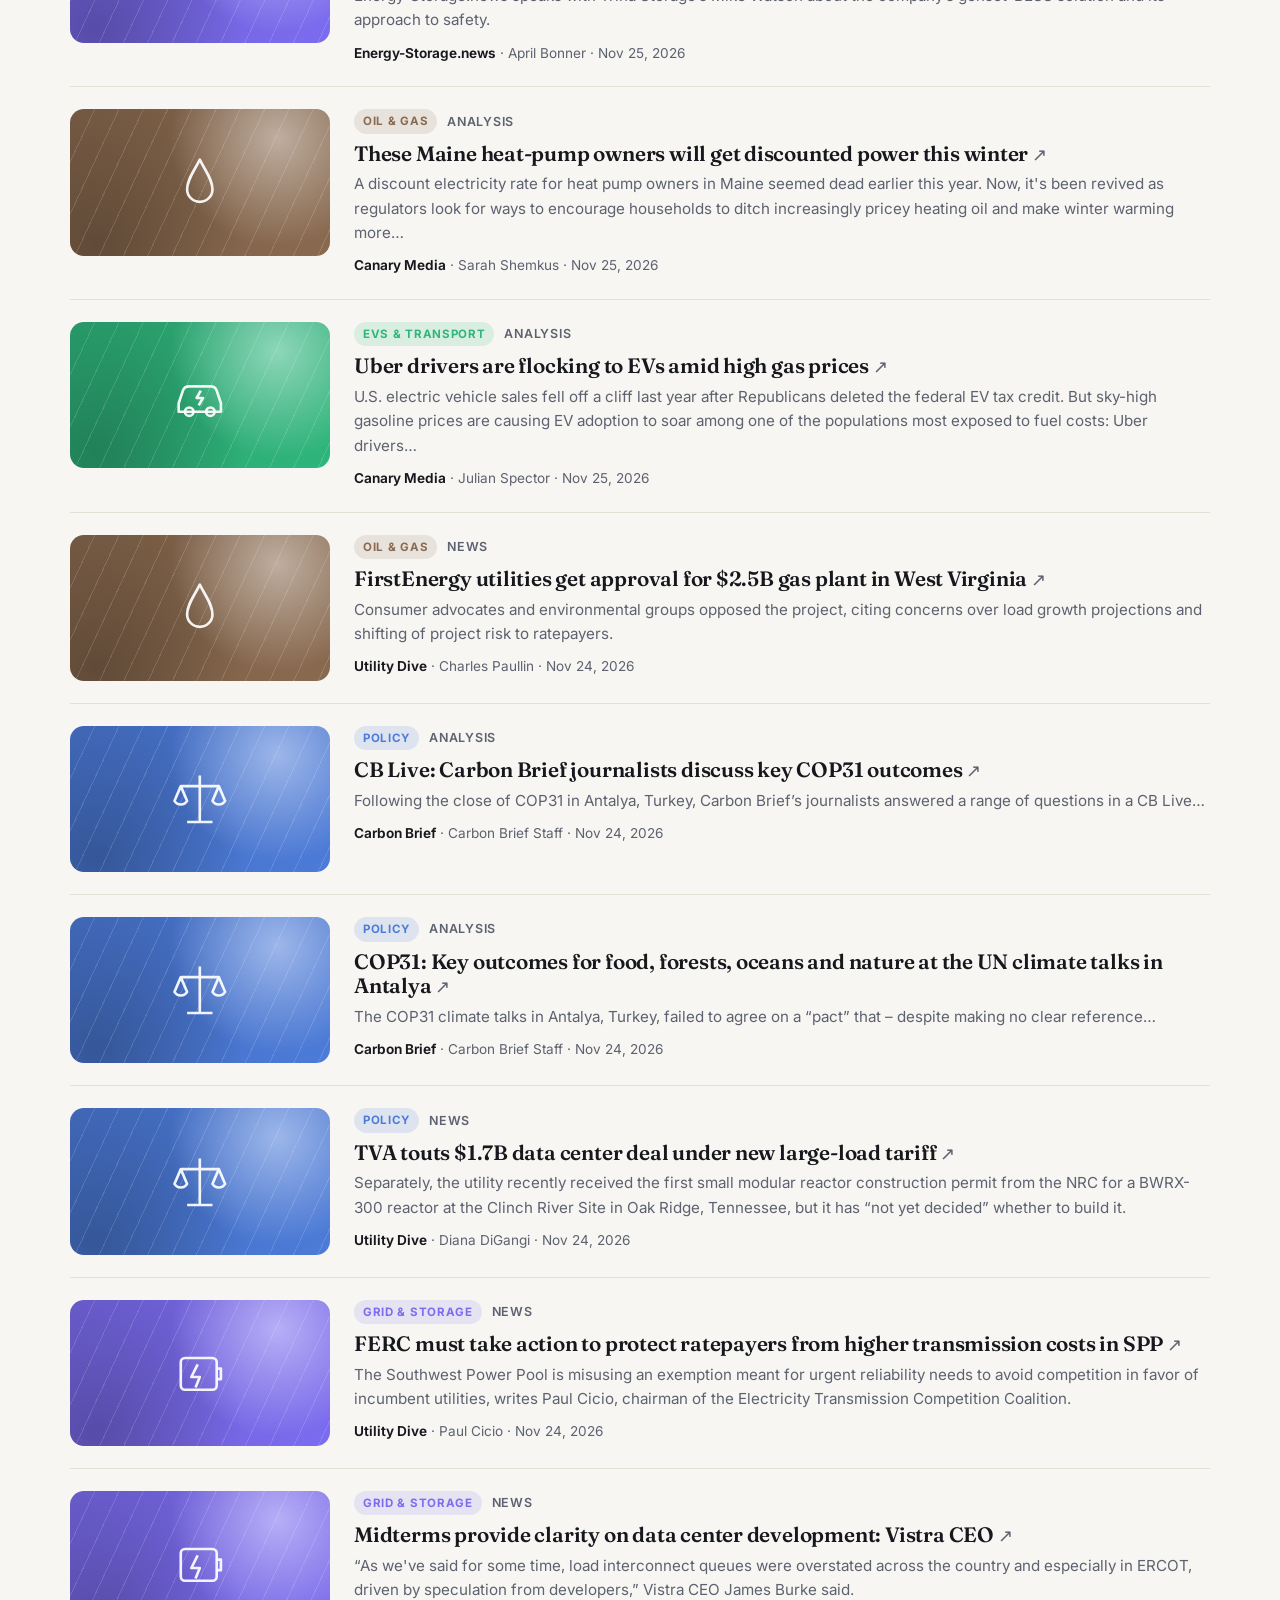
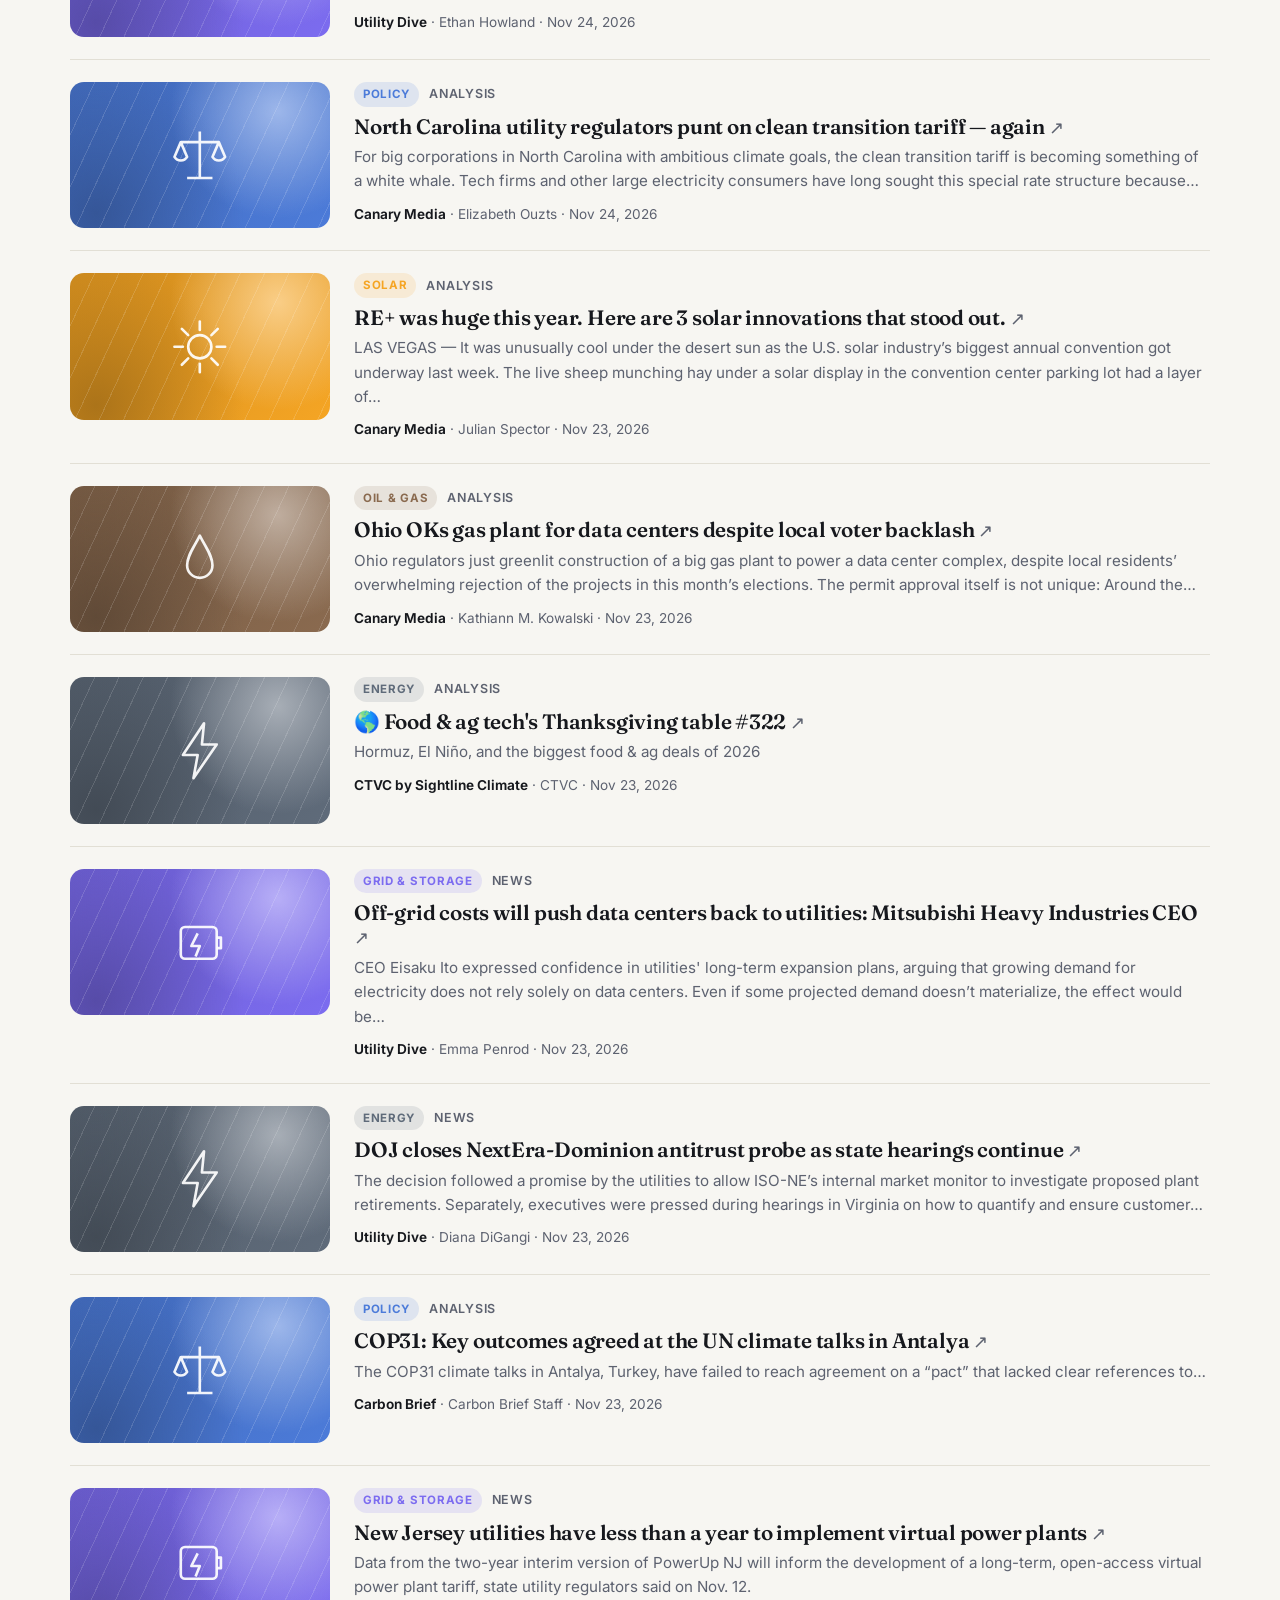
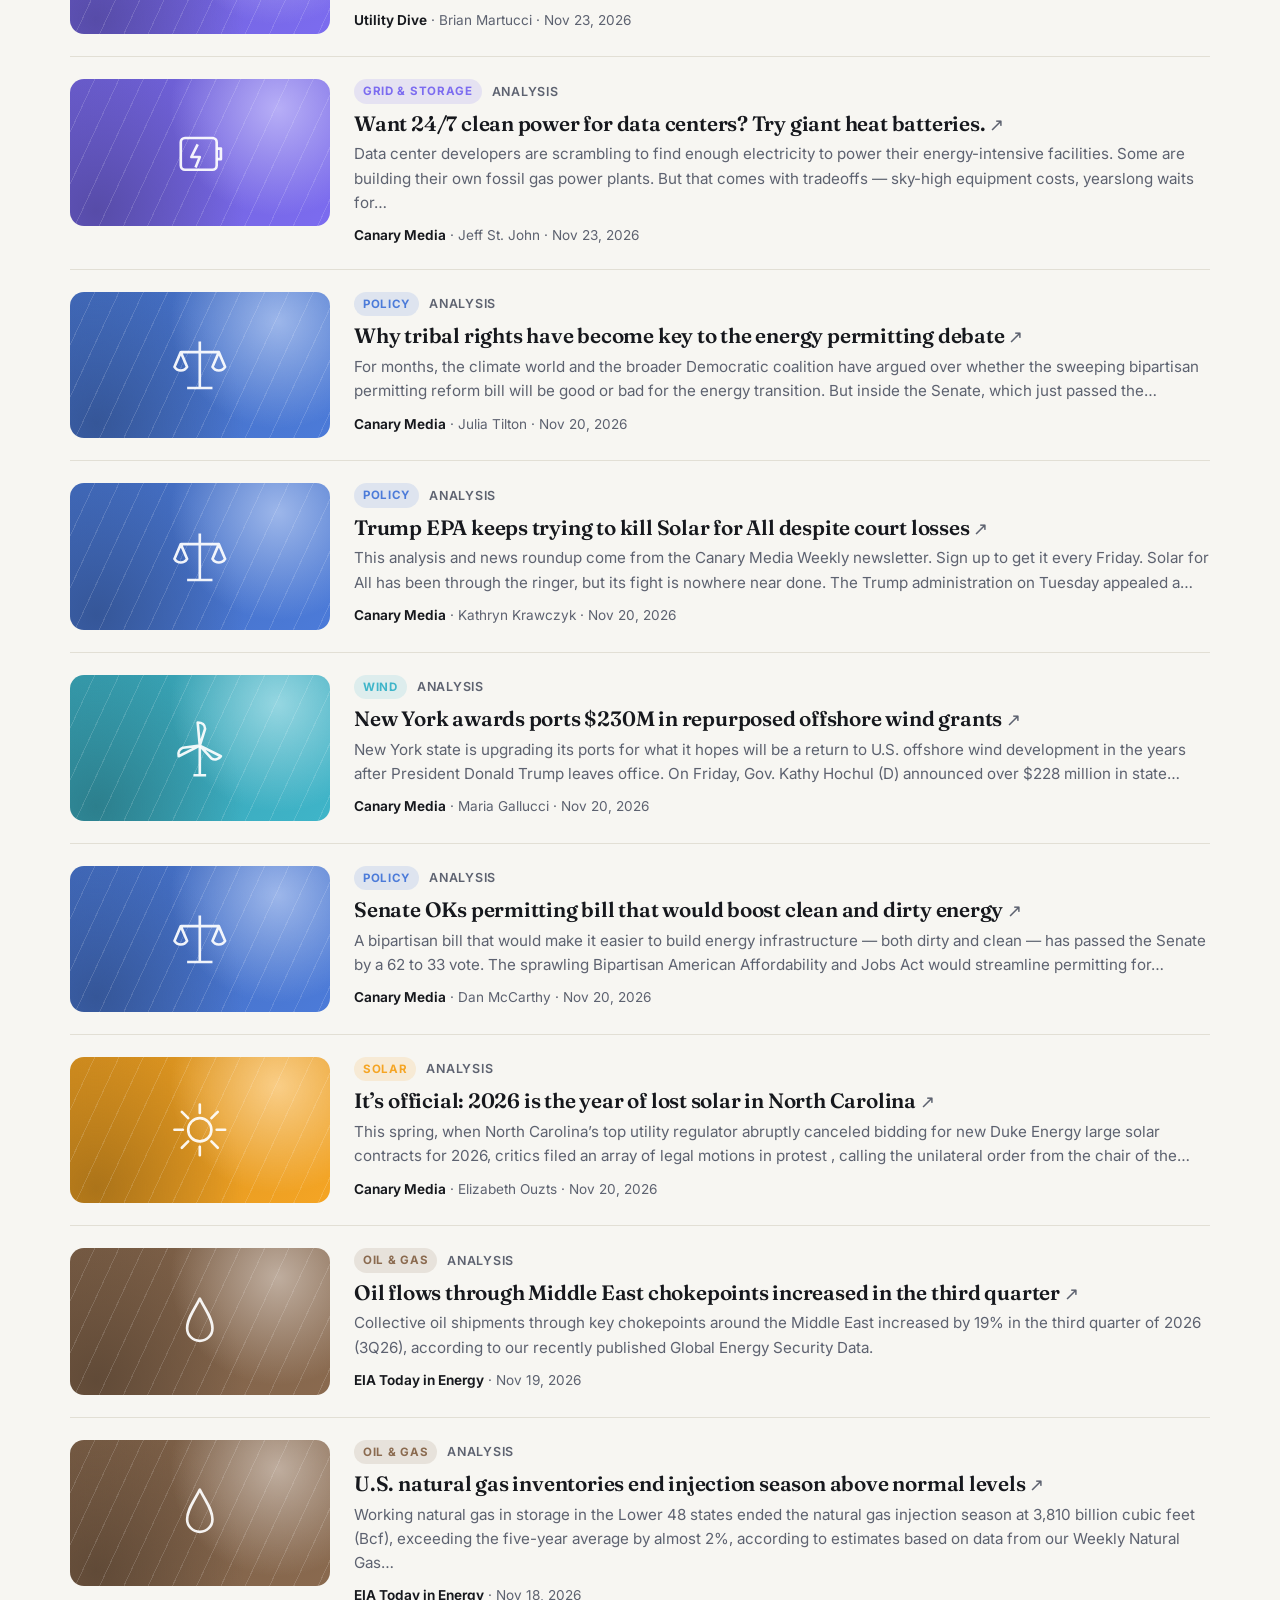
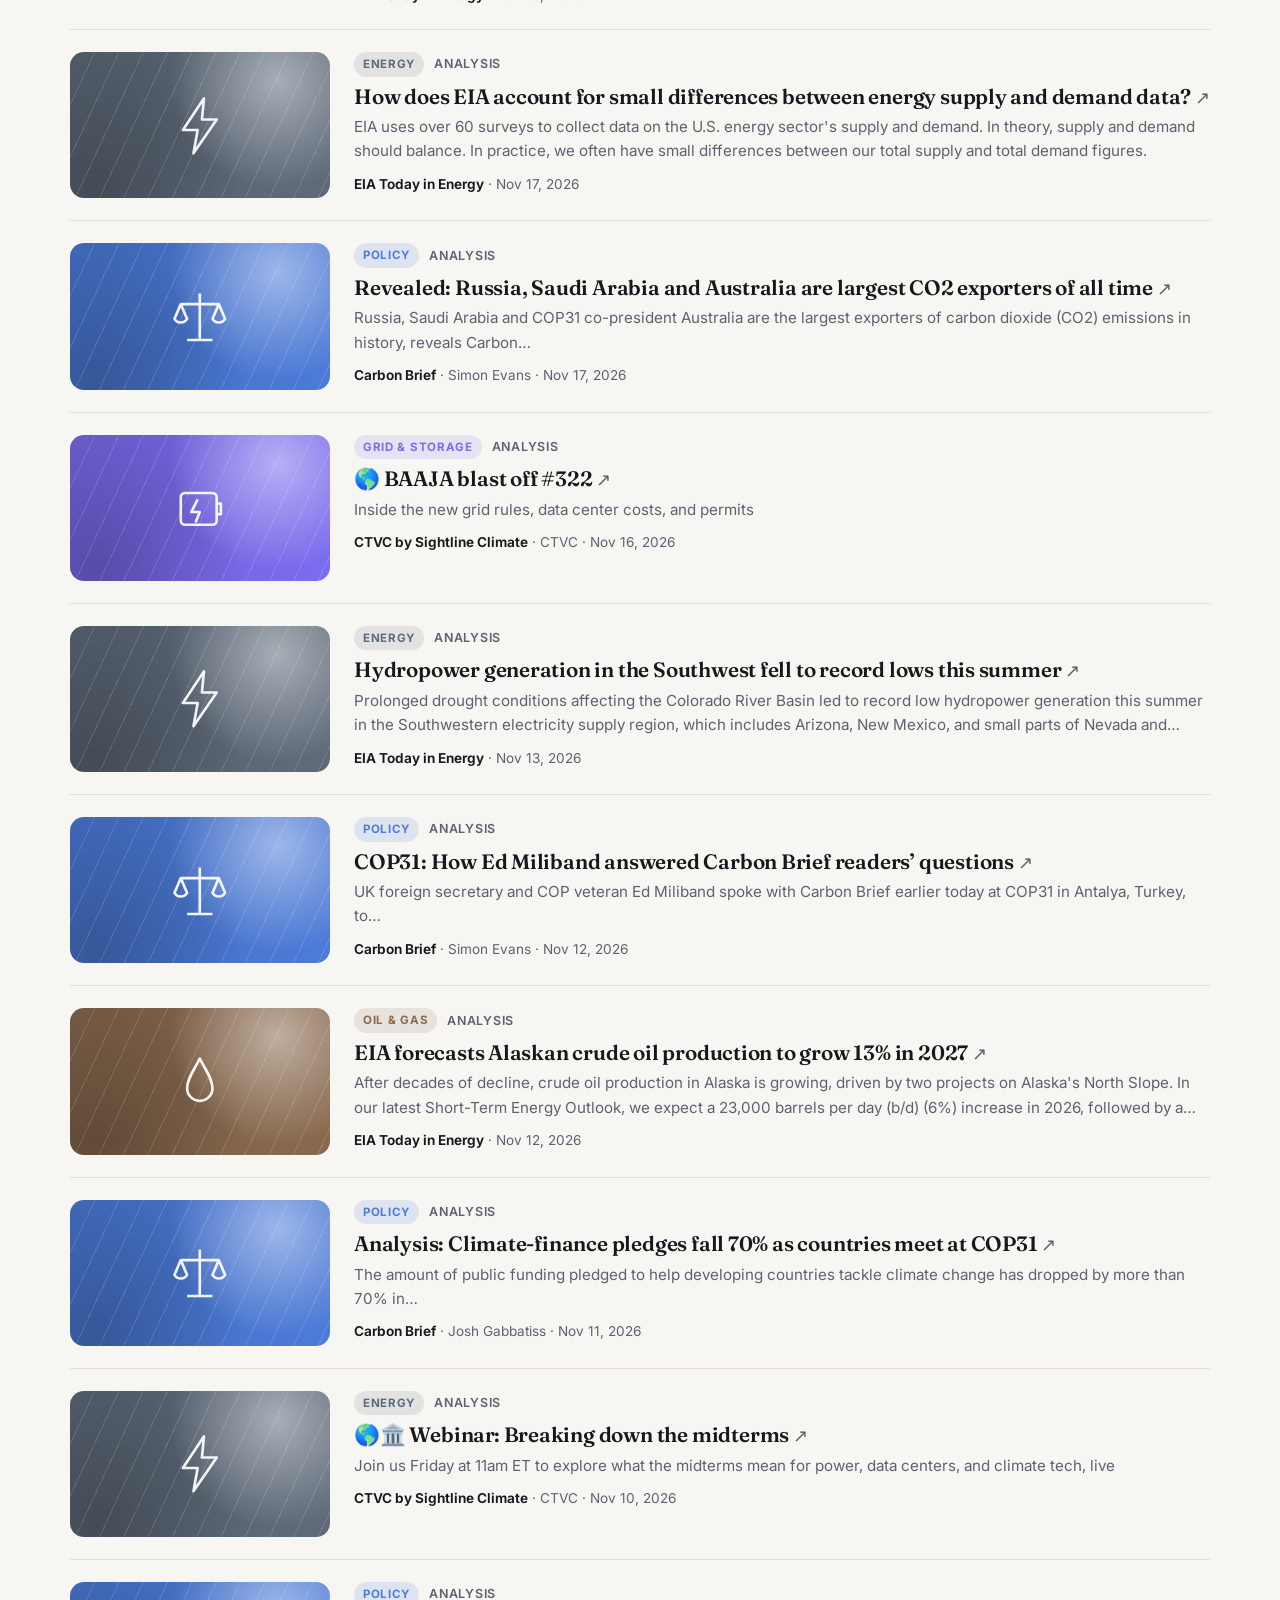
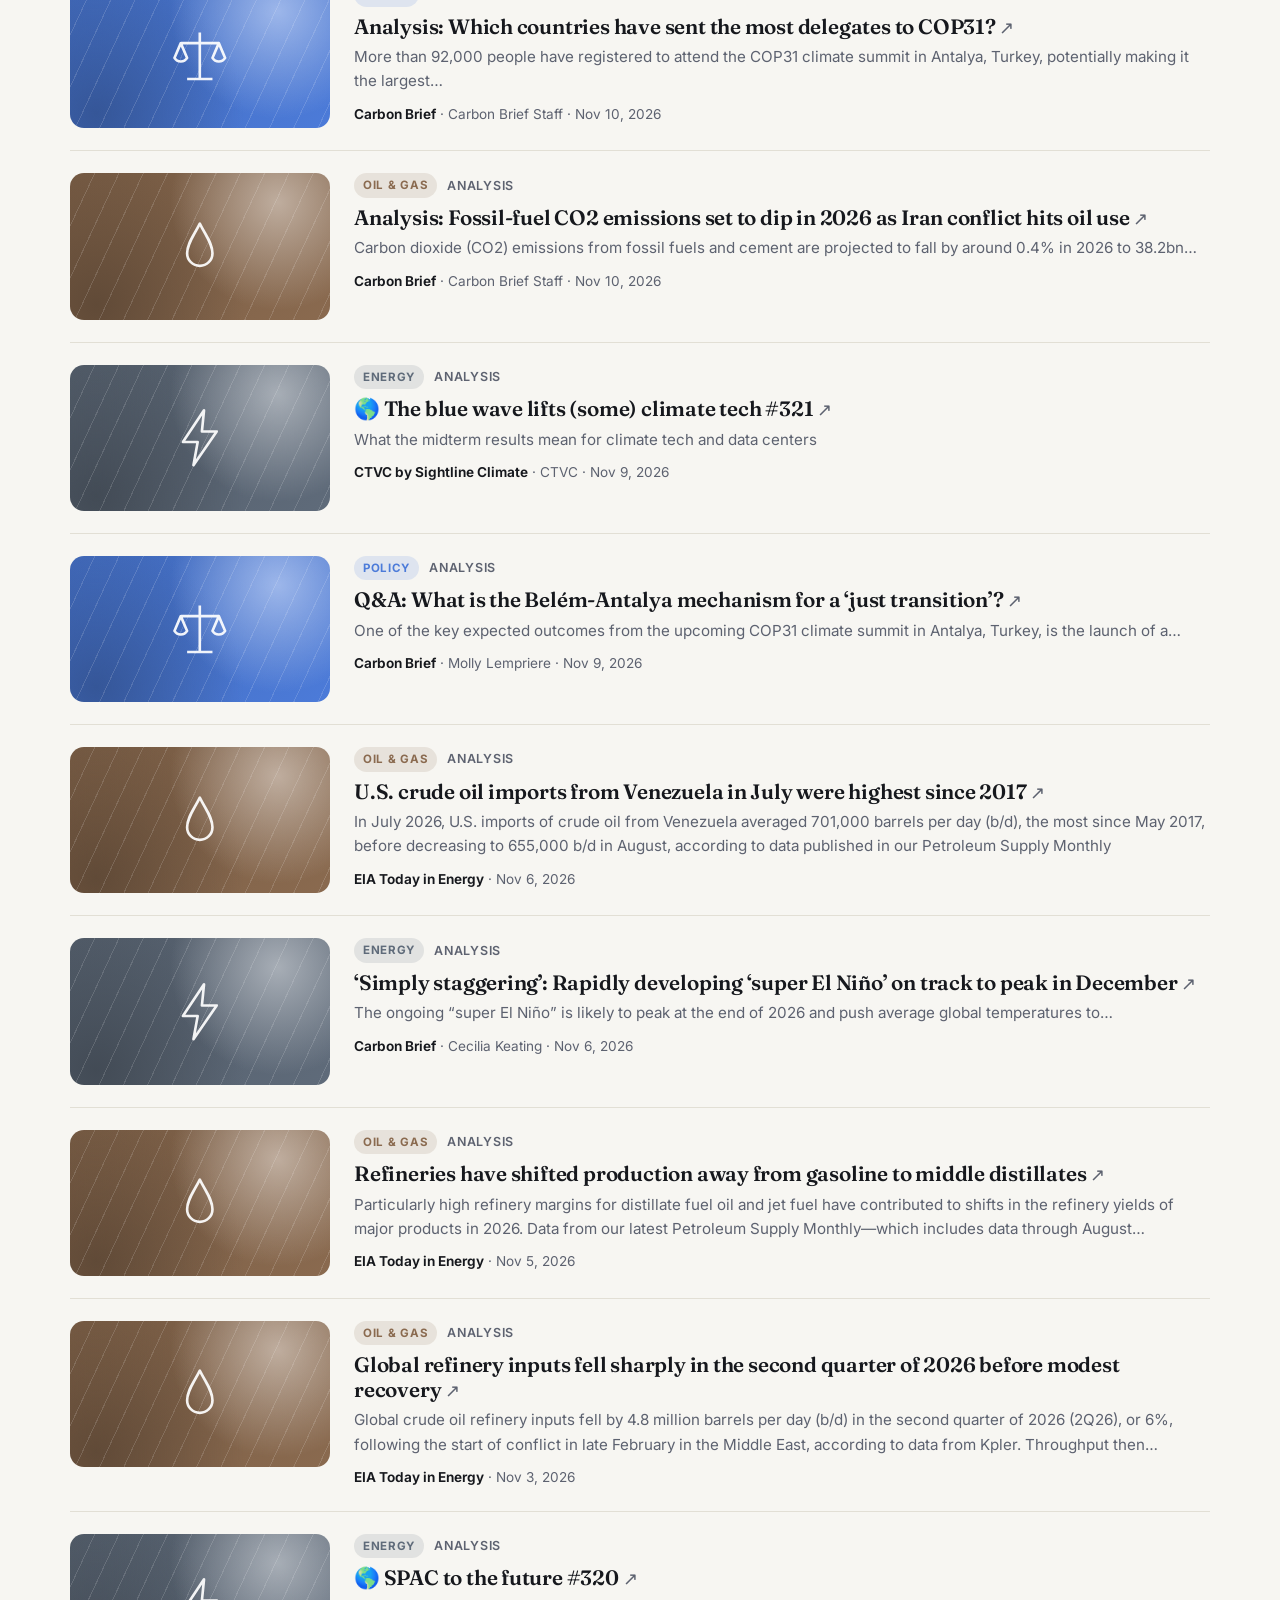
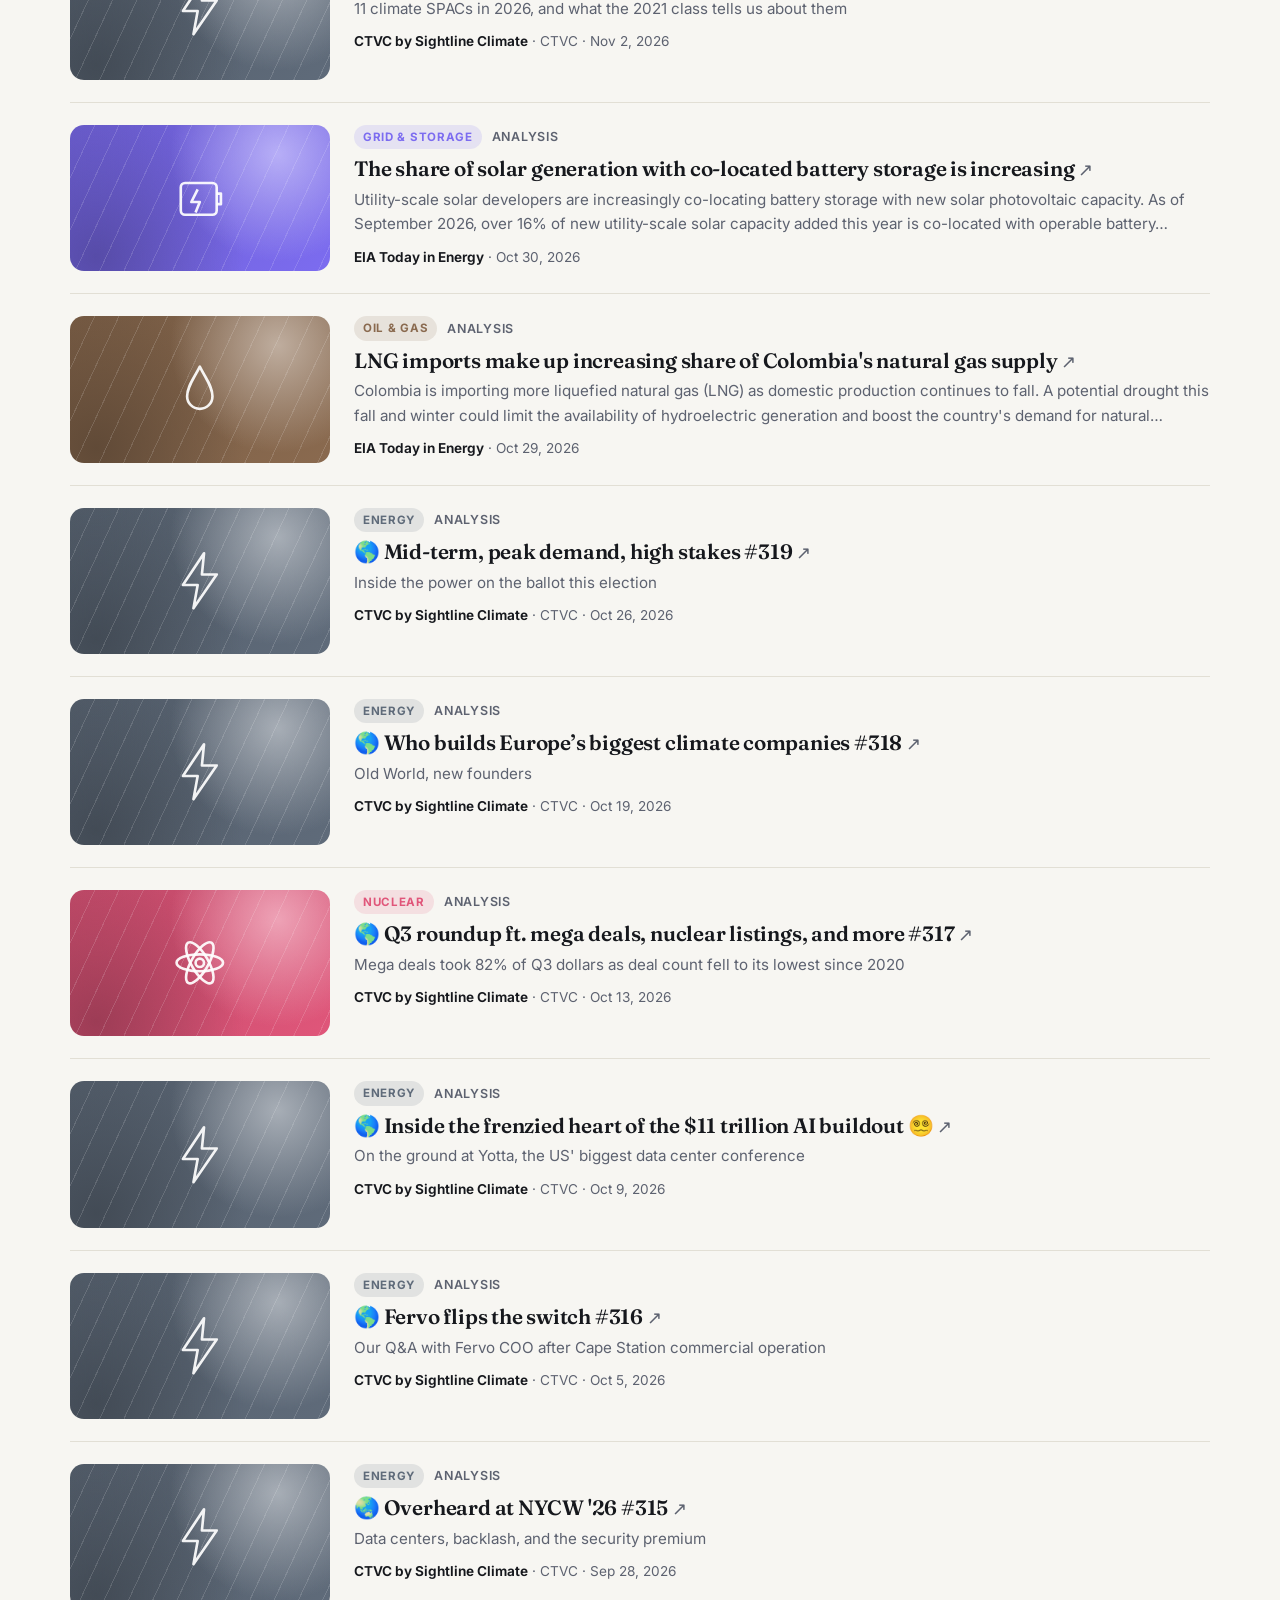
<file: news.html>
<!doctype html>
<html lang="en">
<head>
  <meta charset="utf-8">
  <meta name="viewport" content="width=device-width, initial-scale=1">
  <title>News — Gridbase</title>
  <meta name="description" content="The day's energy news and analysis from leading publications, plus the best energy podcasts.">
  <link rel="icon" href="data:image/svg+xml,<svg xmlns='http://www.w3.org/2000/svg' viewBox='0 0 100 100'><rect width='100' height='100' rx='22' fill='%230f8a5f'/><text x='50' y='70' font-size='60' text-anchor='middle'>⚡</text></svg>">
  <link rel="preconnect" href="https://fonts.googleapis.com">
  <link rel="preconnect" href="https://fonts.gstatic.com" crossorigin>
  <link href="https://fonts.googleapis.com/css2?family=Fraunces:opsz,wght@9..144,600;9..144,700&family=Inter:wght@400;500;600;700&display=swap" rel="stylesheet">
  <link rel="stylesheet" href="assets/css/styles.css?v=202611180518">
  <script>try{var t=localStorage.getItem("theme");if(t)document.documentElement.dataset.theme=t}catch(e){}</script>
</head>
<body data-page="news">
<a class="skip" href="#main">Skip to content</a>
<main id="main">

  <section class="wrap page-head">
    <h1>Energy news</h1>
  </section>
  <section class="wrap">
    <div class="toolbar">
      <div class="toolbar-row">
        <label class="search"><svg viewBox="0 0 24 24" aria-hidden="true"><circle cx="11" cy="11" r="7"/><path d="m20 20-3.5-3.5"/></svg><input id="search" type="search" placeholder="Search stories…" aria-label="Search stories"></label>
        <div class="segmented" id="types" role="group" aria-label="Story type"></div>
        <select id="sources" class="select" aria-label="Source"></select>
      </div>
      <div class="chips" id="filters" role="group" aria-label="Topics"></div>
      <div class="count"><span id="result-count" aria-live="polite"></span> · <span id="updated"></span></div>
    </div>
    <div id="listing"><p class="empty">Loading the latest stories…</p></div>
  </section>
</main>
<script src="assets/js/data.js?v=202611180518"></script>
<script src="assets/js/app.js?v=202611180518"></script>
</body>
</html>
</file>
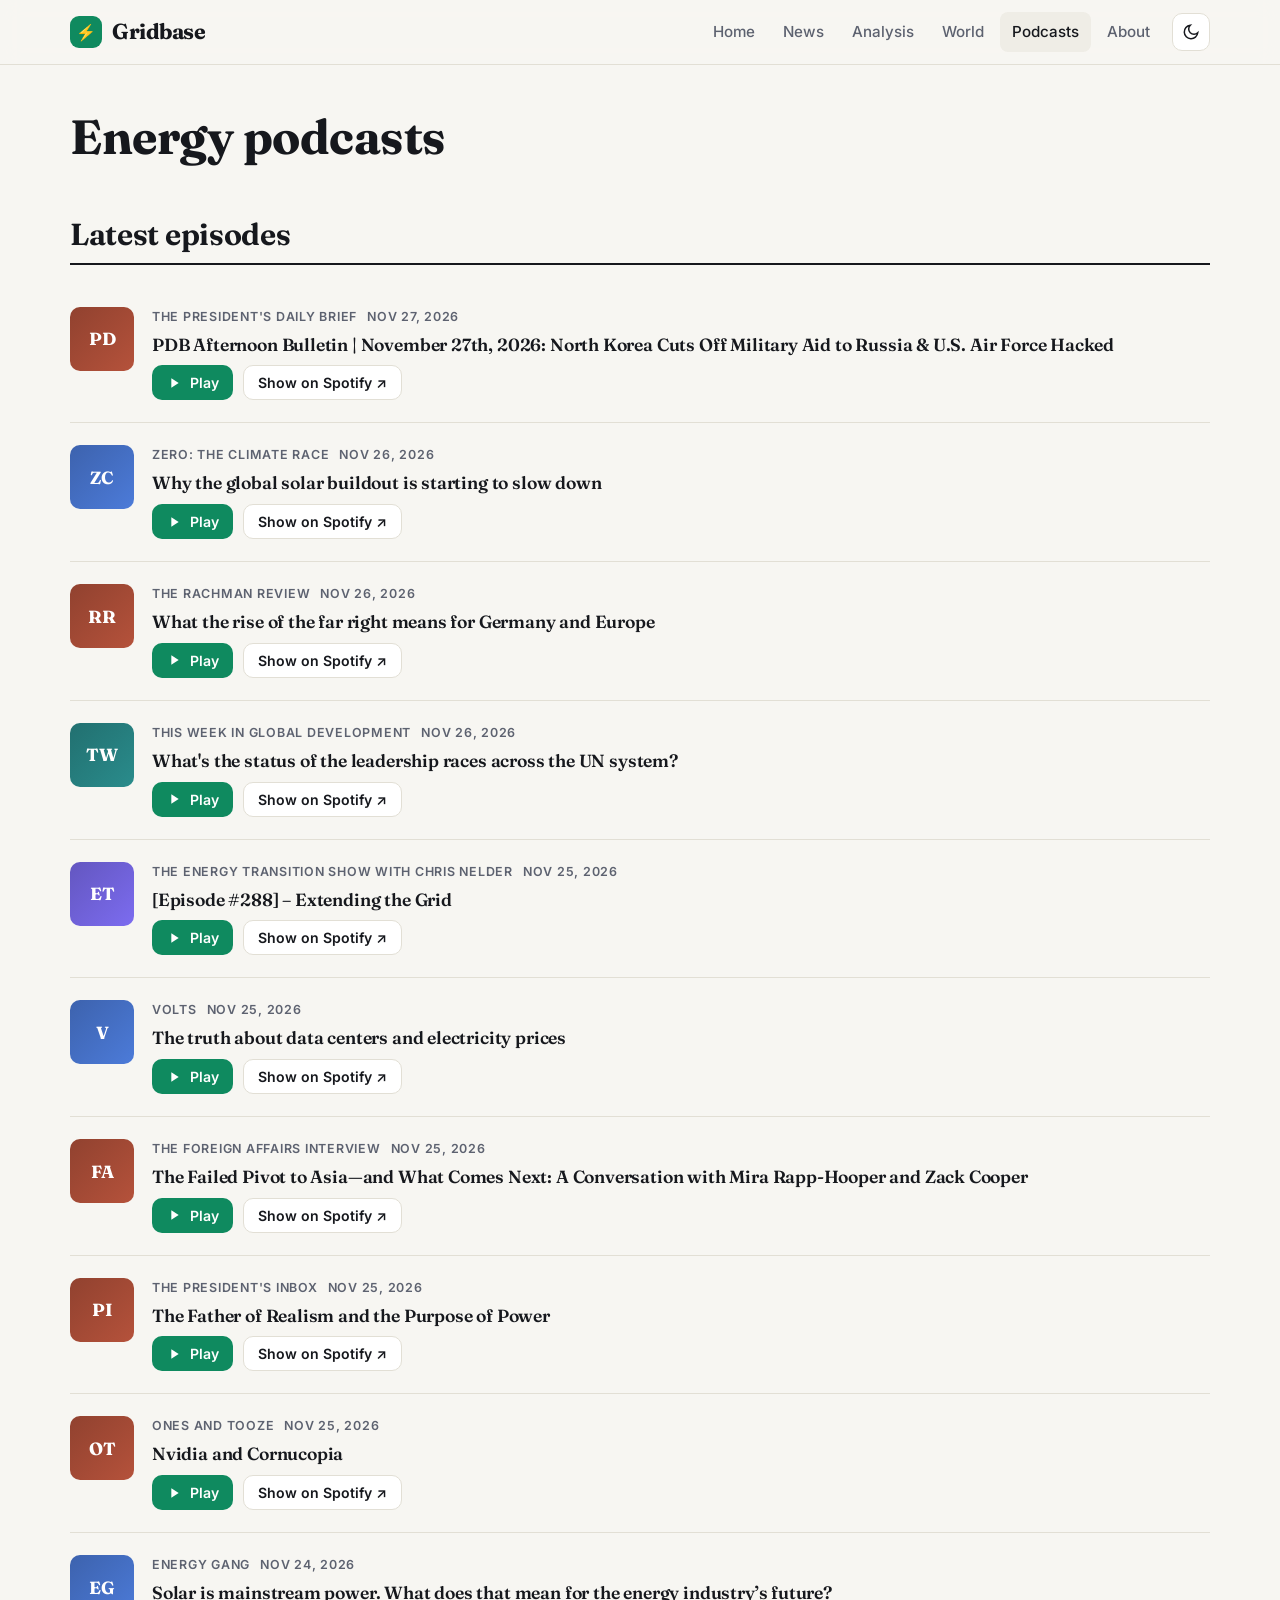
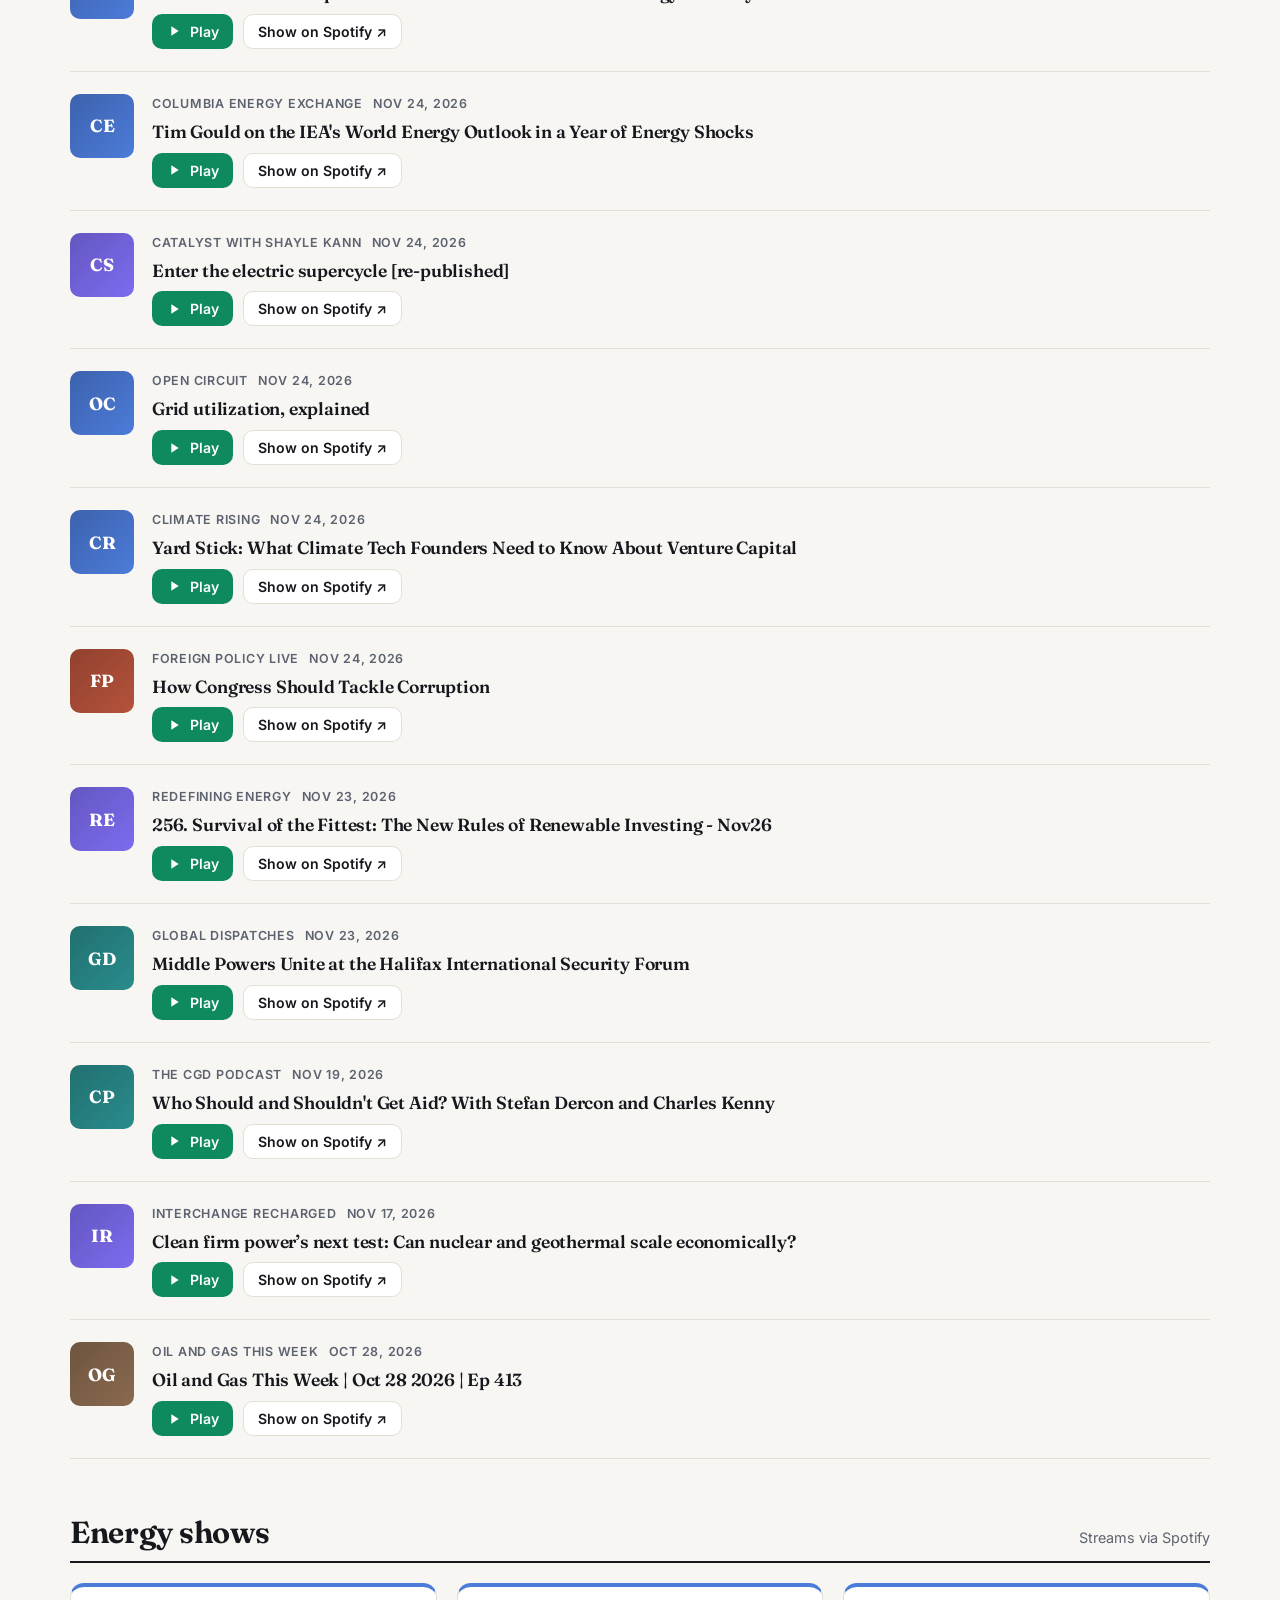
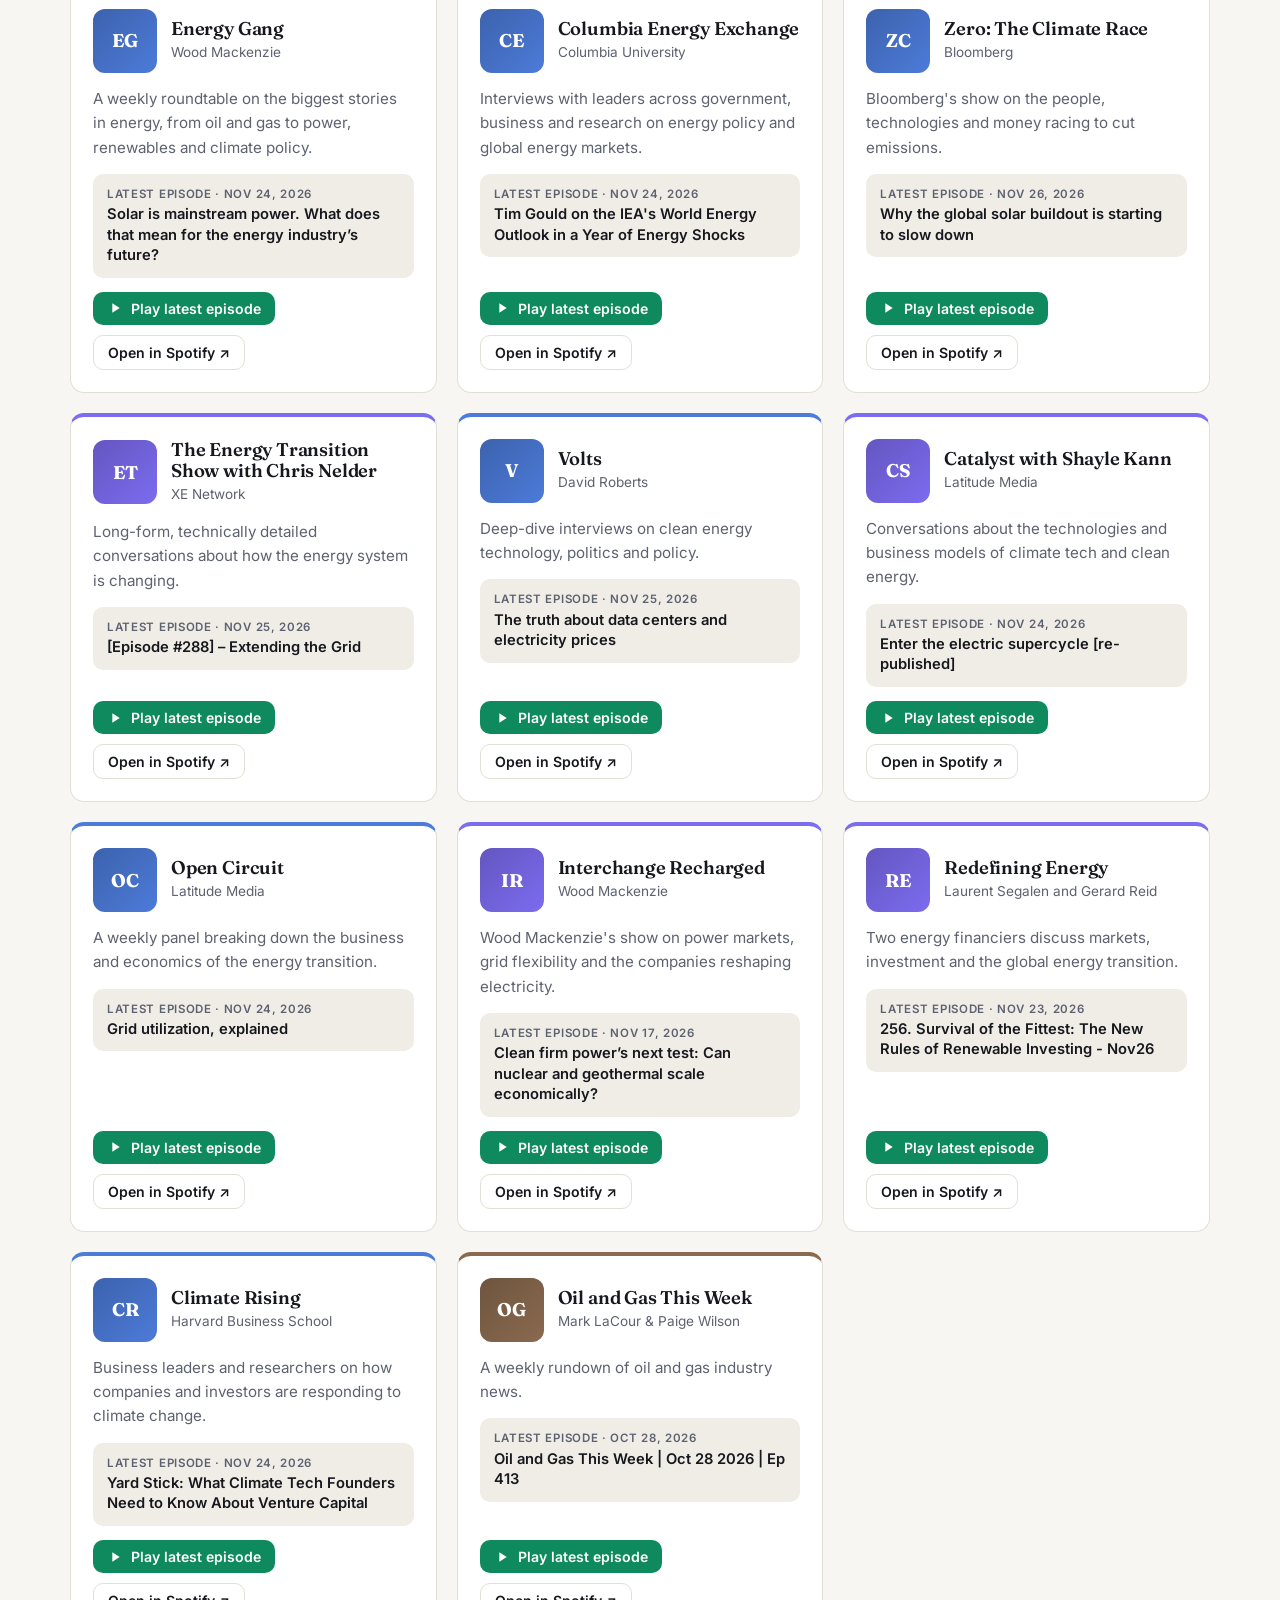
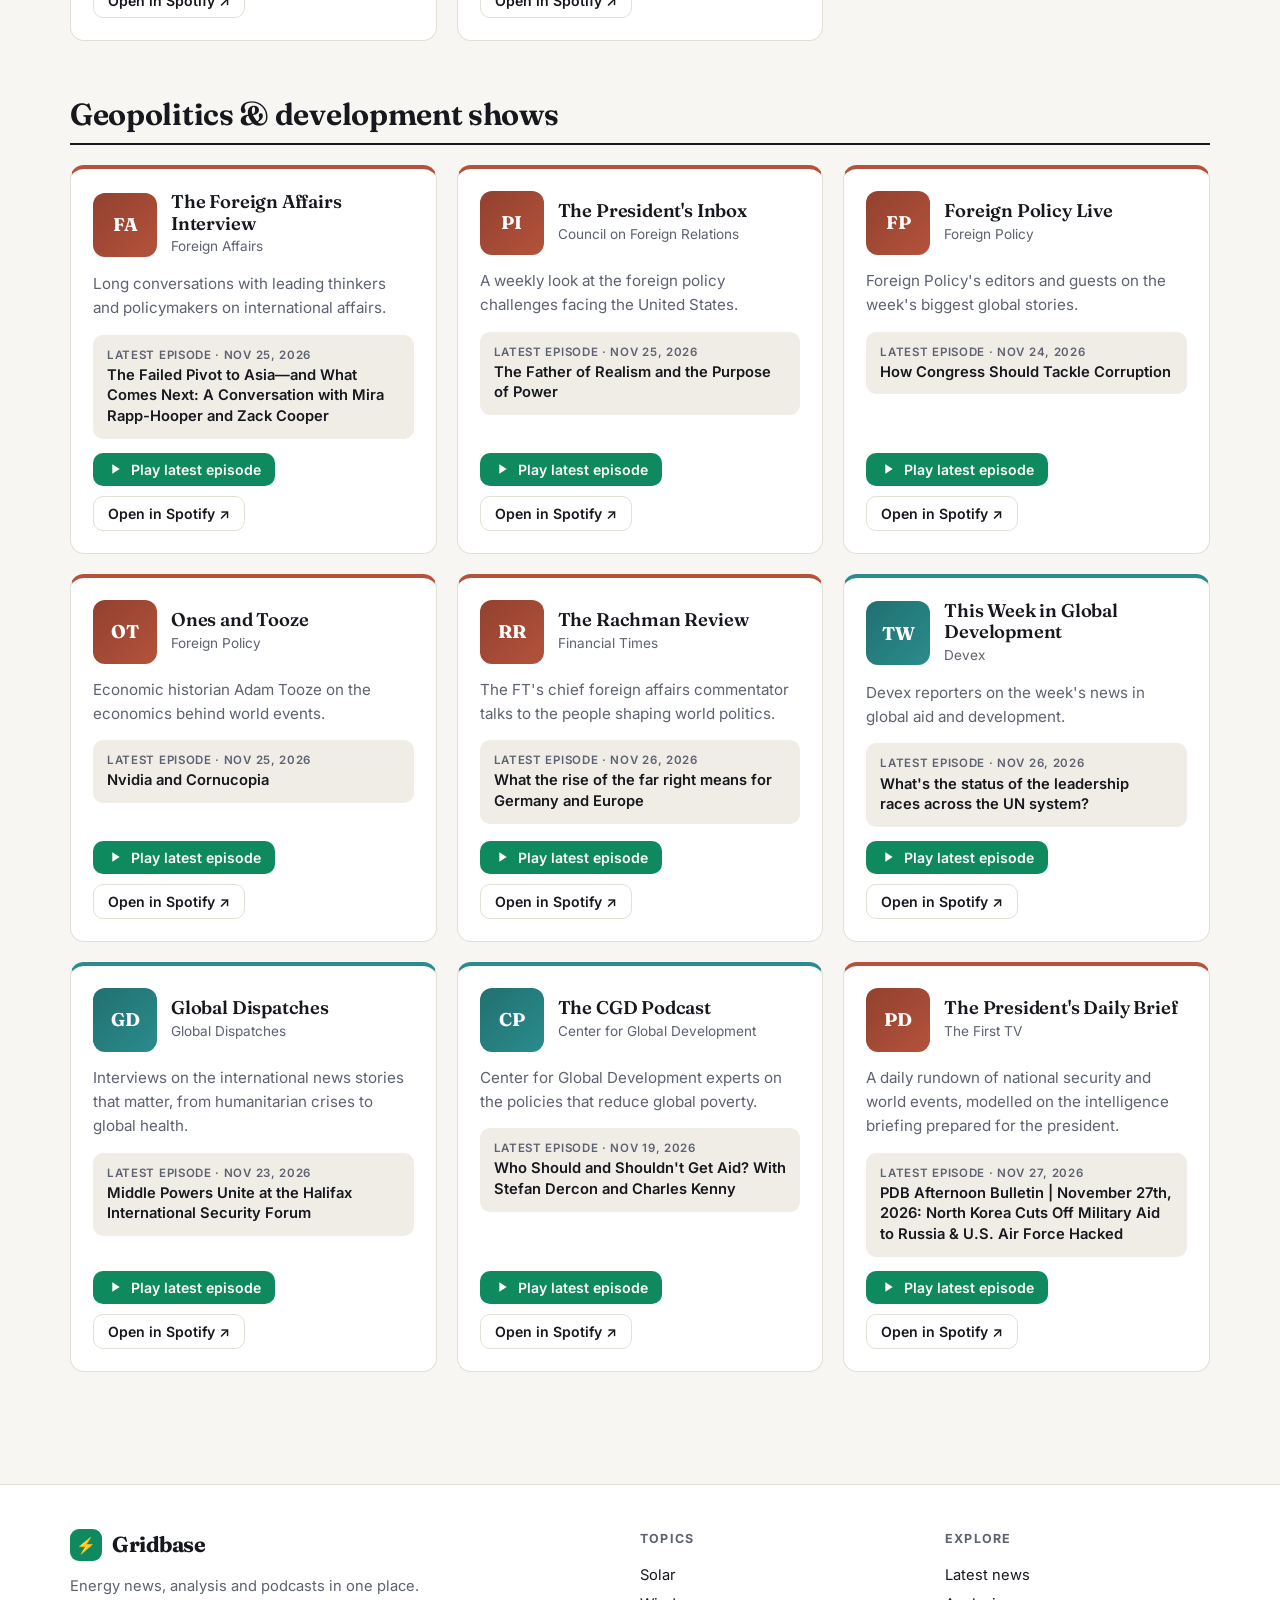
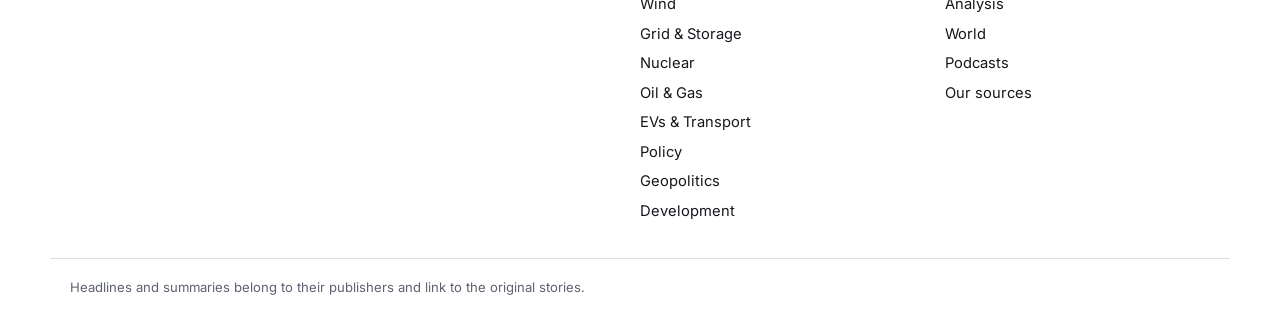
<file: podcasts.html>
<!doctype html>
<html lang="en">
<head>
  <meta charset="utf-8">
  <meta name="viewport" content="width=device-width, initial-scale=1">
  <title>Energy Podcasts — Gridbase</title>
  <meta name="description" content="The day's energy news and analysis from leading publications, plus the best energy podcasts.">
  <link rel="icon" href="data:image/svg+xml,<svg xmlns='http://www.w3.org/2000/svg' viewBox='0 0 100 100'><rect width='100' height='100' rx='22' fill='%230f8a5f'/><text x='50' y='70' font-size='60' text-anchor='middle'>⚡</text></svg>">
  <link rel="preconnect" href="https://fonts.googleapis.com">
  <link rel="preconnect" href="https://fonts.gstatic.com" crossorigin>
  <link href="https://fonts.googleapis.com/css2?family=Fraunces:opsz,wght@9..144,600;9..144,700&family=Inter:wght@400;500;600;700&display=swap" rel="stylesheet">
  <link rel="stylesheet" href="assets/css/styles.css?v=202611180518">
  <script>try{var t=localStorage.getItem("theme");if(t)document.documentElement.dataset.theme=t}catch(e){}</script>
</head>
<body data-page="podcasts">
<a class="skip" href="#main">Skip to content</a>
<main id="main">

  <section class="wrap page-head">
    <h1>Energy podcasts</h1>
  </section>
  <section class="section" style="padding-top:12px">
    <div class="wrap">
      <div class="section-head"><h2>Latest episodes</h2></div>
      <ul class="episodes" id="episodes"></ul>
    </div>
  </section>
  <section class="section" id="shows">
    <div class="wrap">
      <div class="section-head"><h2>Energy shows</h2><span class="count">Streams via Spotify</span></div>
      <div class="show-grid" id="recommended"></div>
    </div>
  </section>
  <section class="section" id="world-shows">
    <div class="wrap">
      <div class="section-head"><h2>Geopolitics &amp; development shows</h2></div>
      <div class="show-grid" id="recommended-world"></div>
    </div>
  </section>
</main>
<script src="assets/js/data.js?v=202611180518"></script>
<script src="assets/js/app.js?v=202611180518"></script>
</body>
</html>
</file>
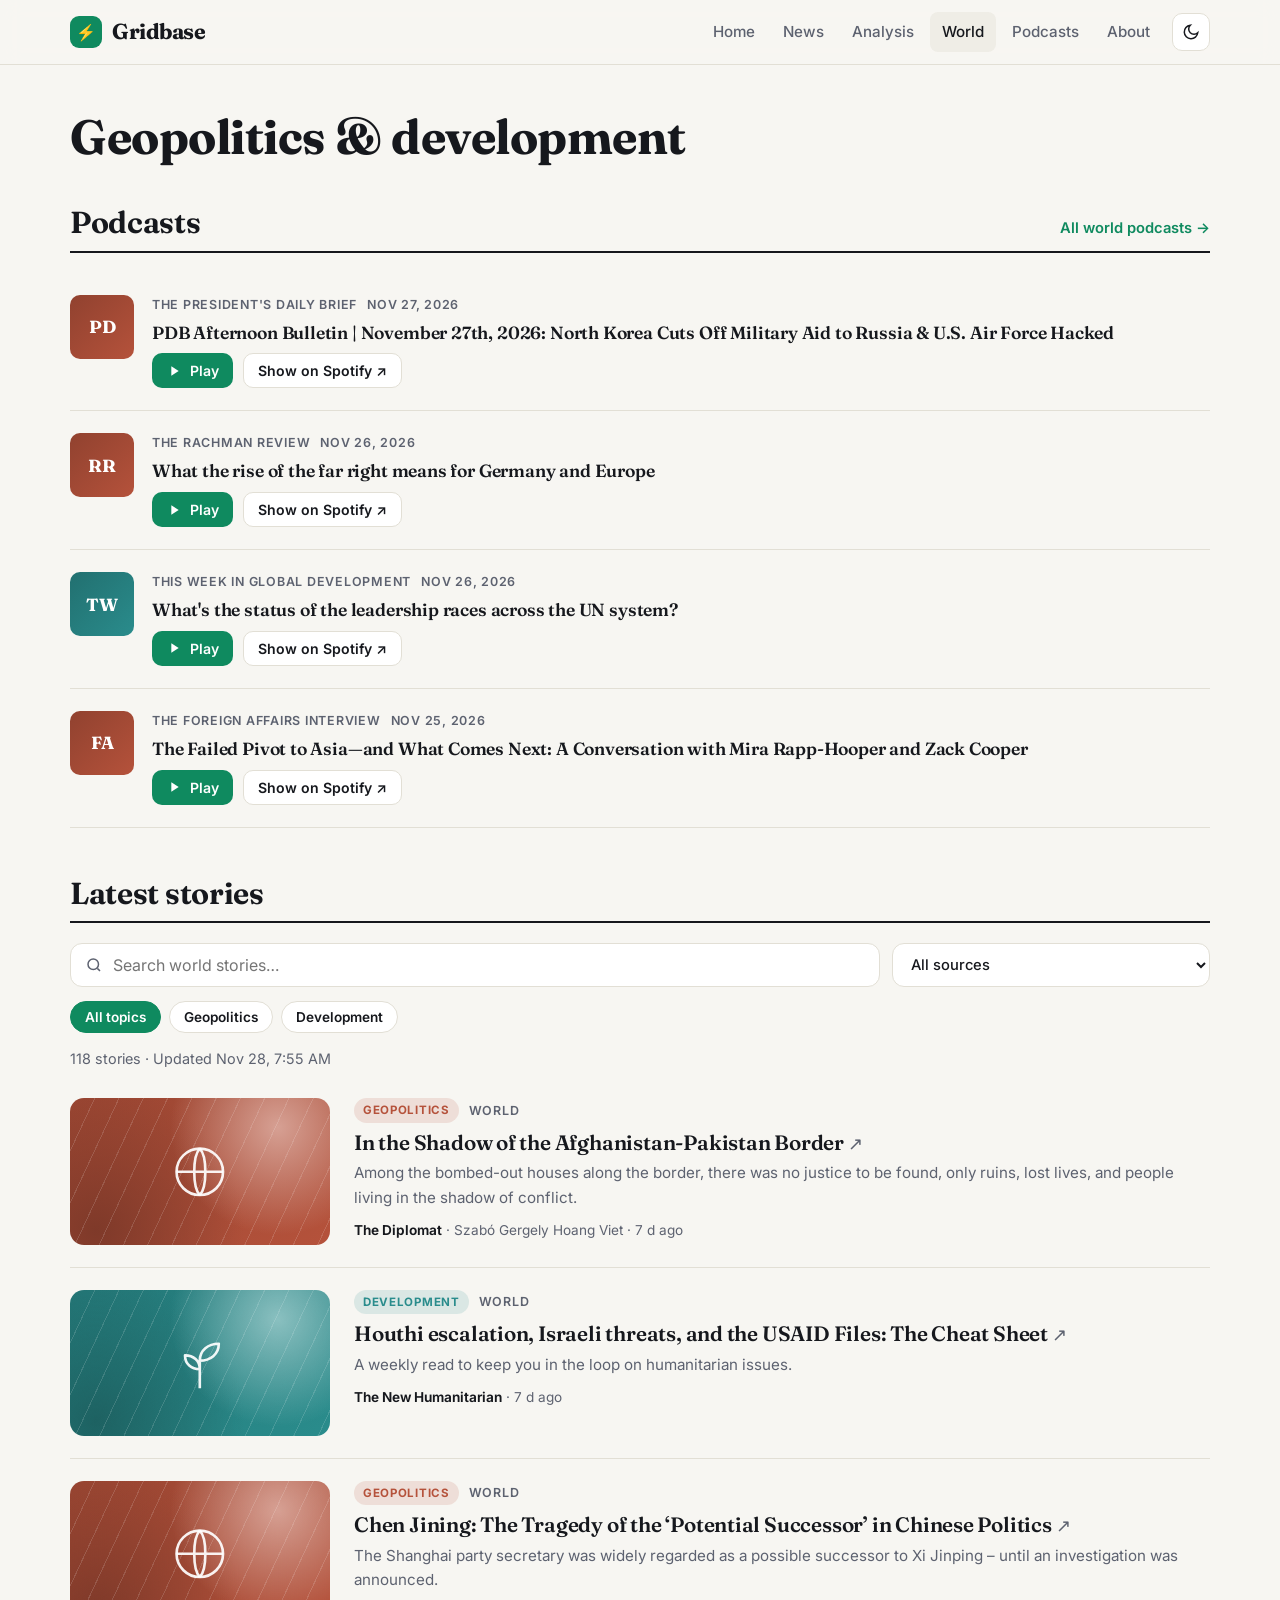
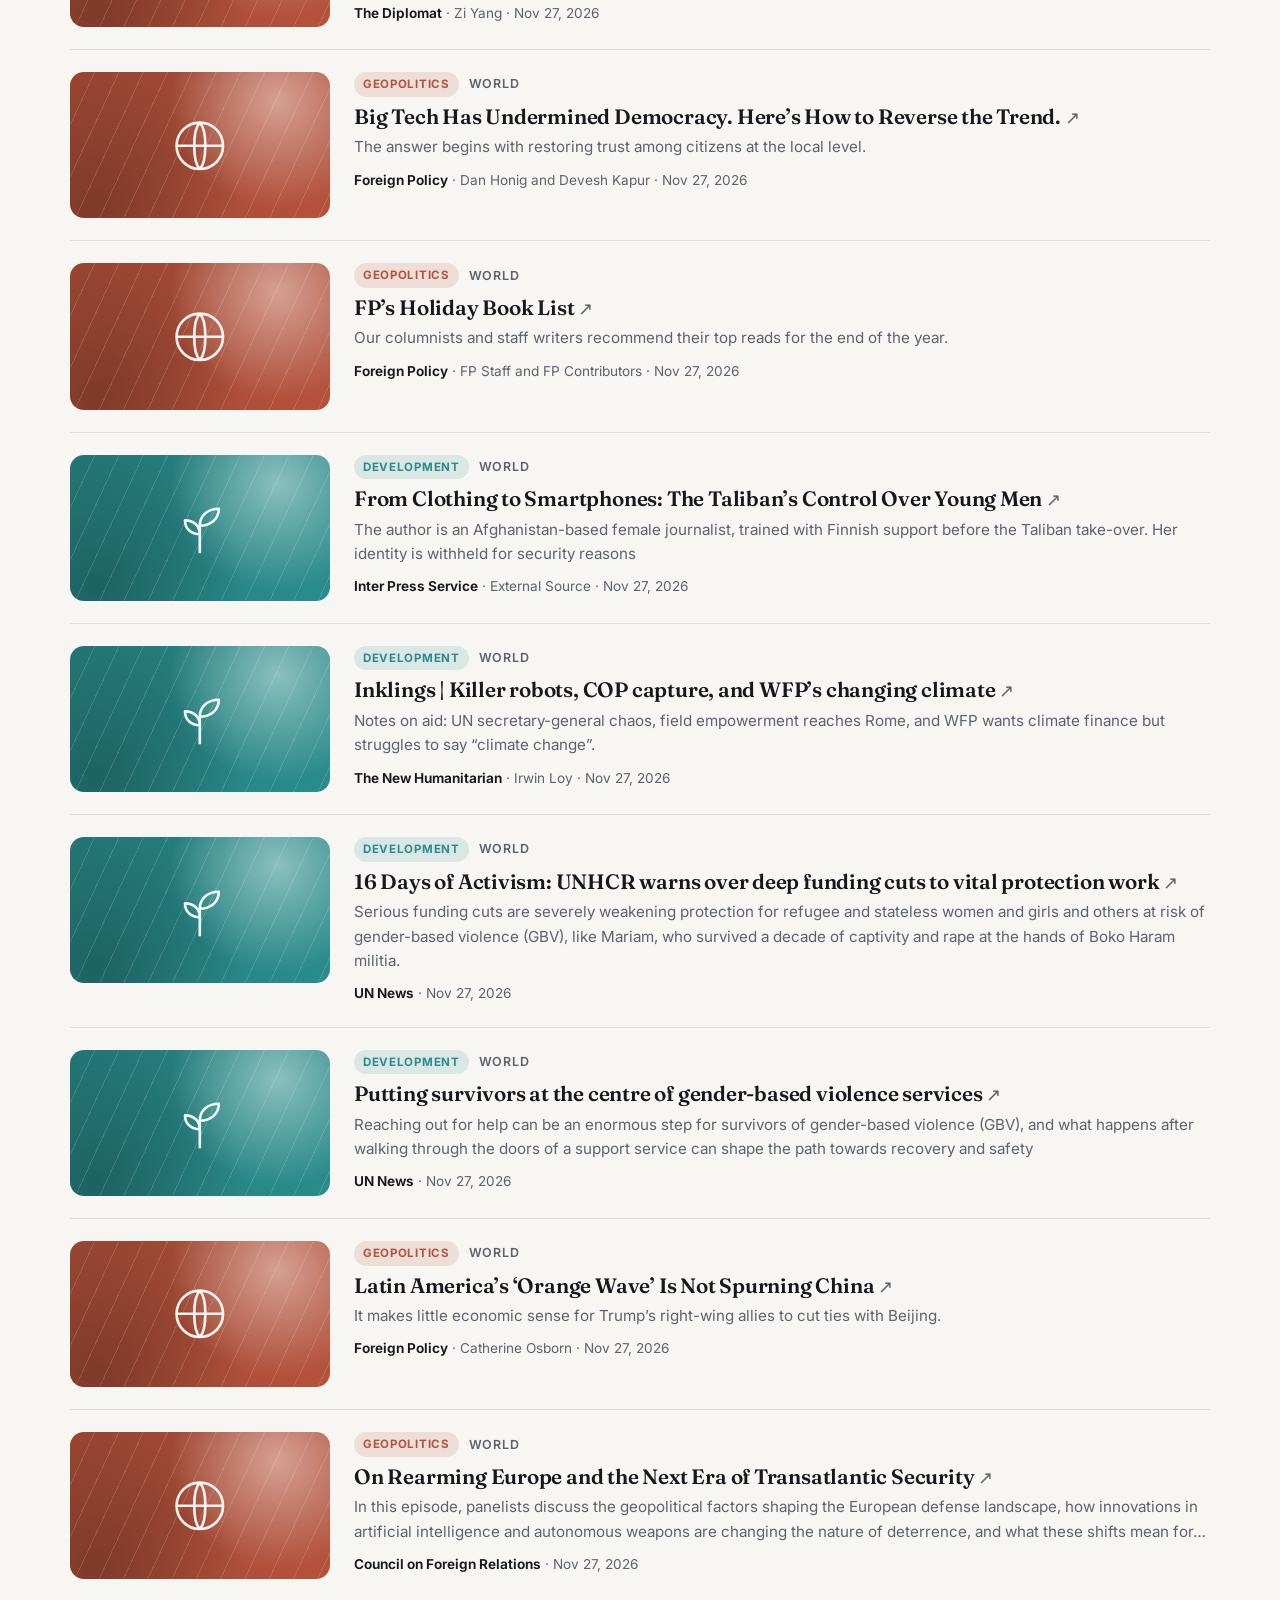
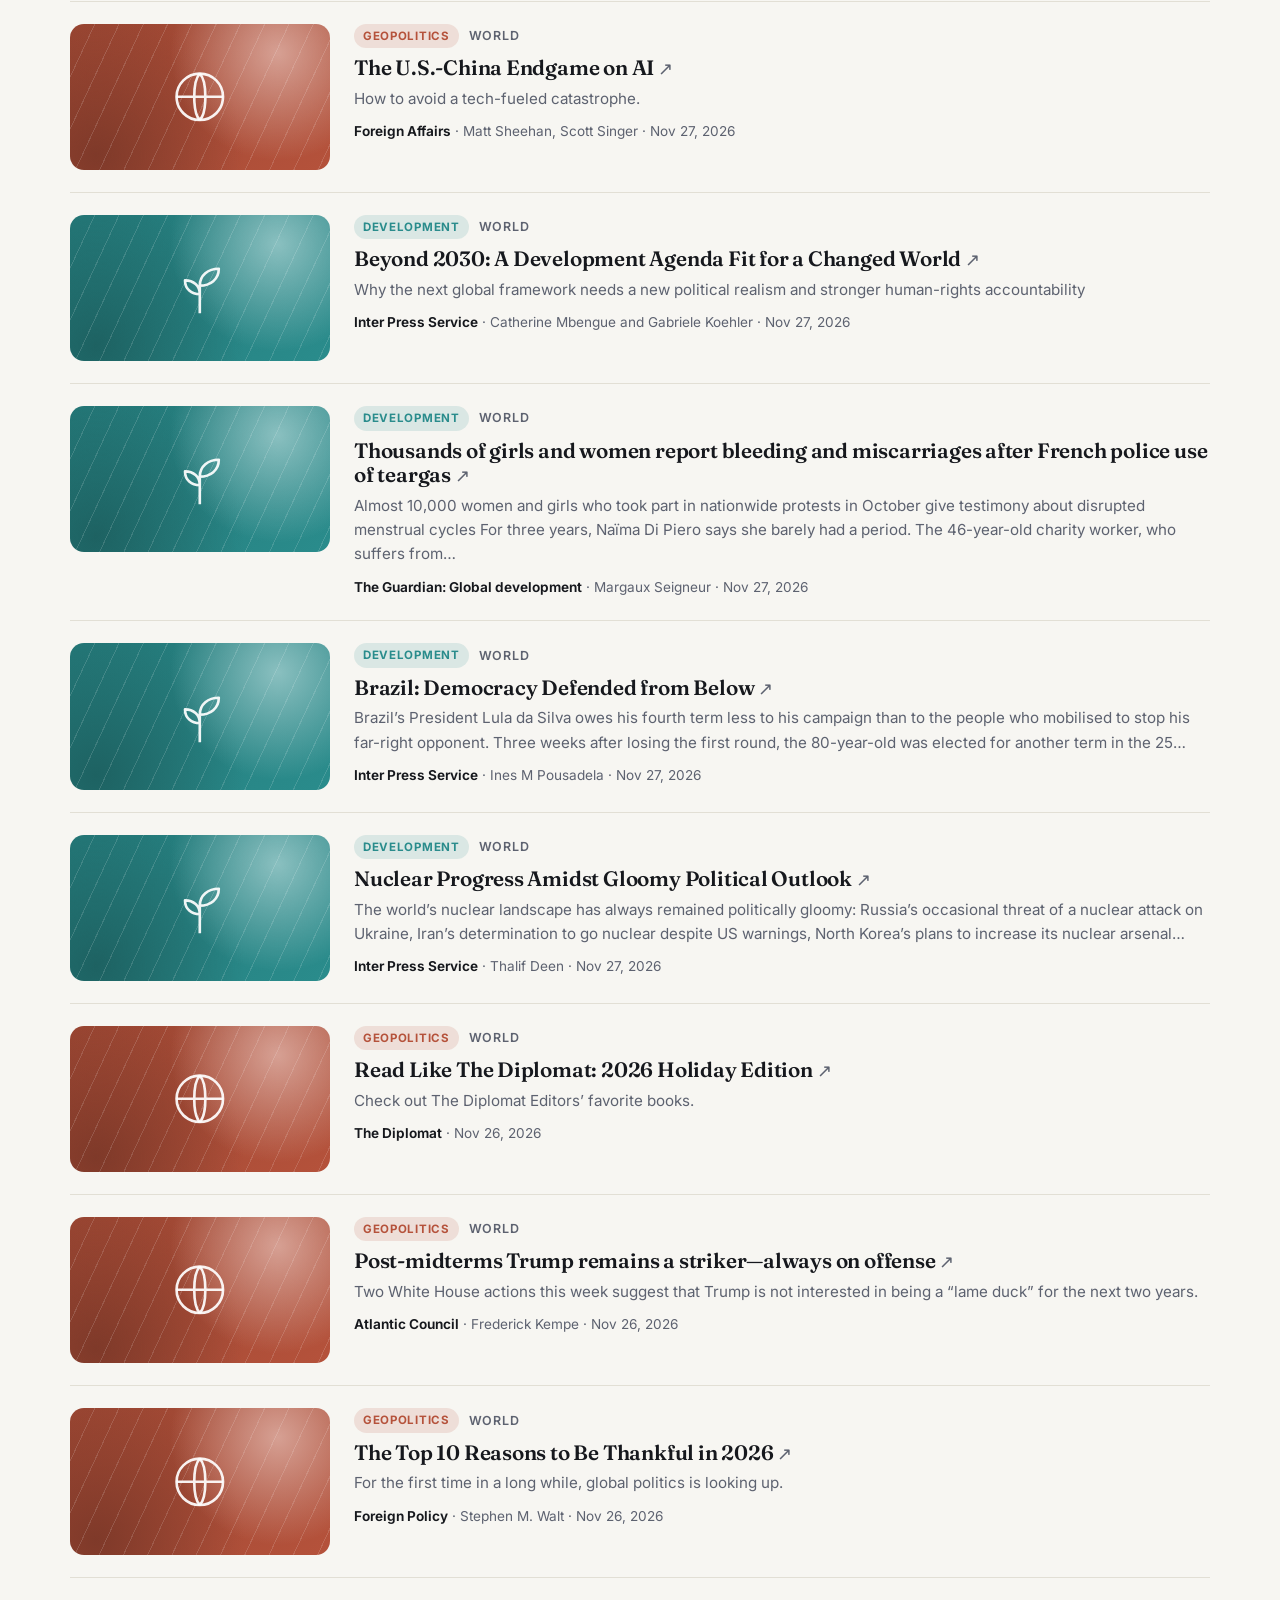
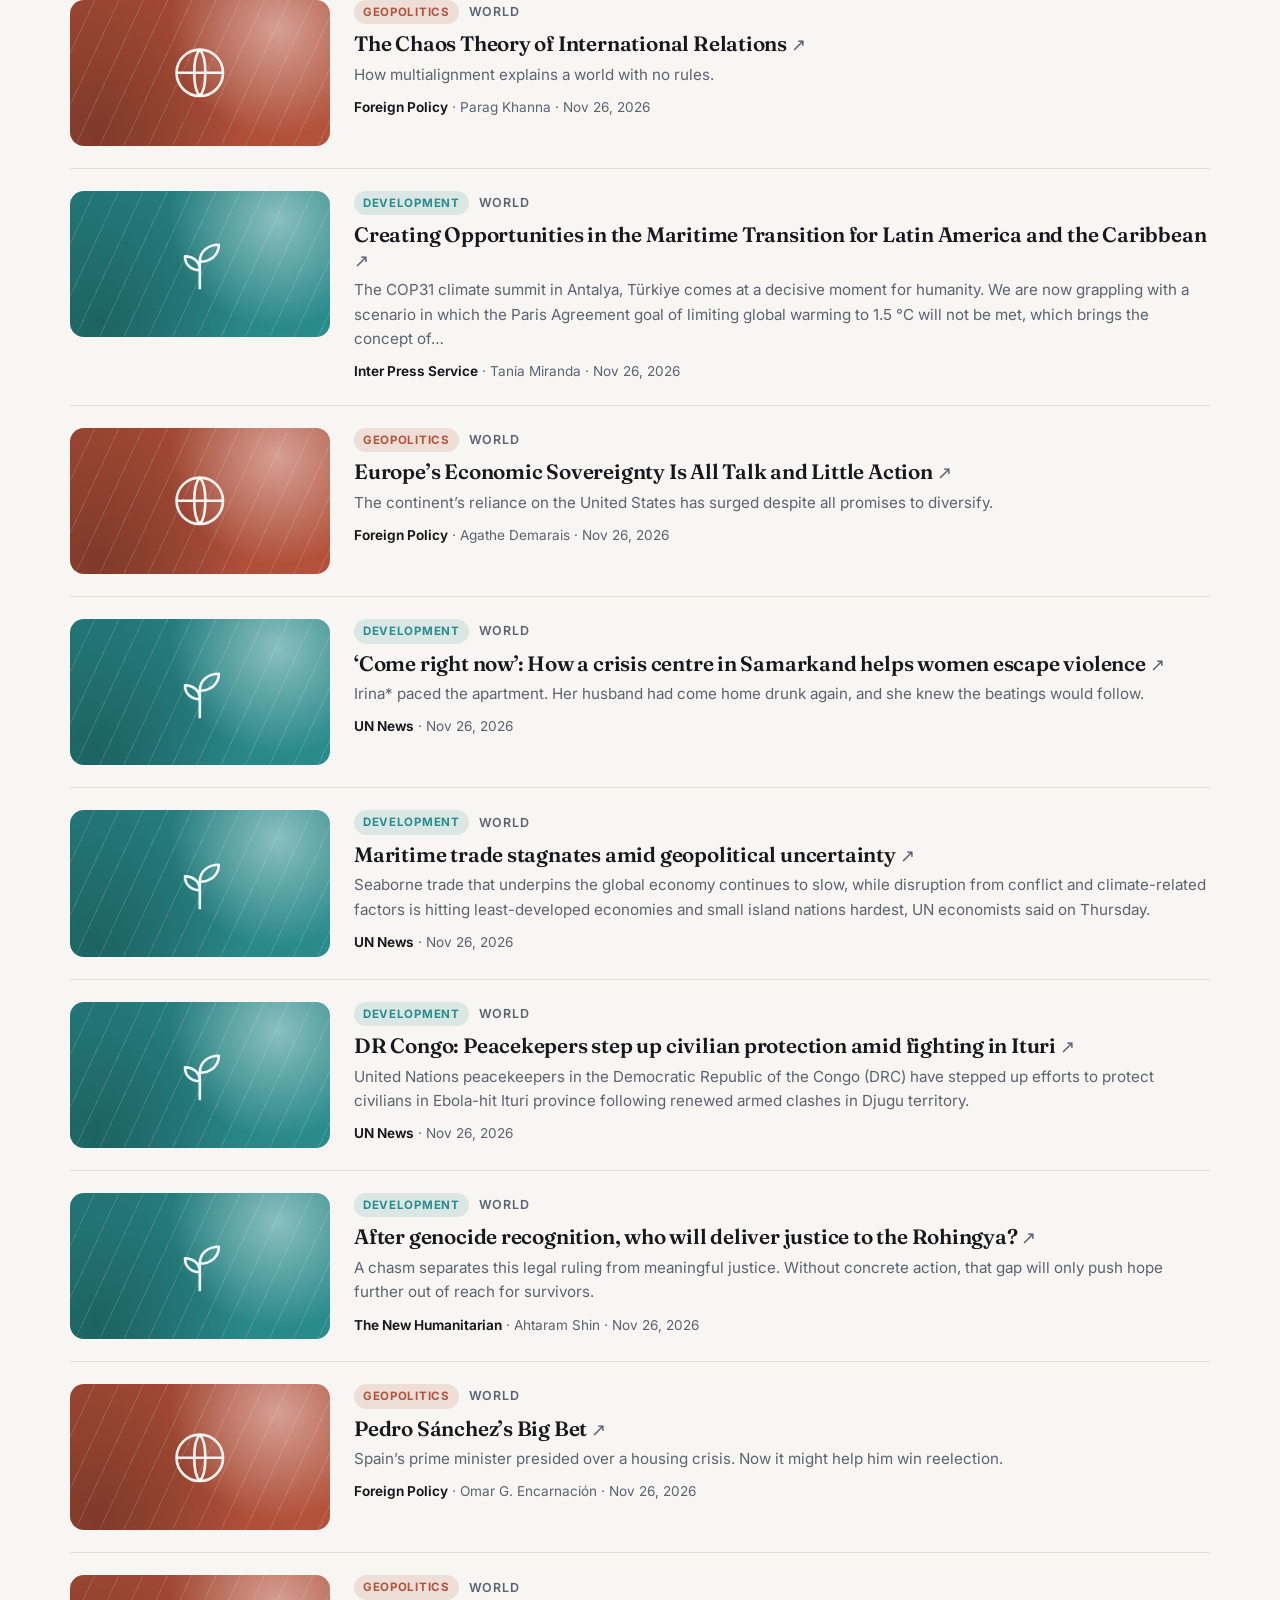
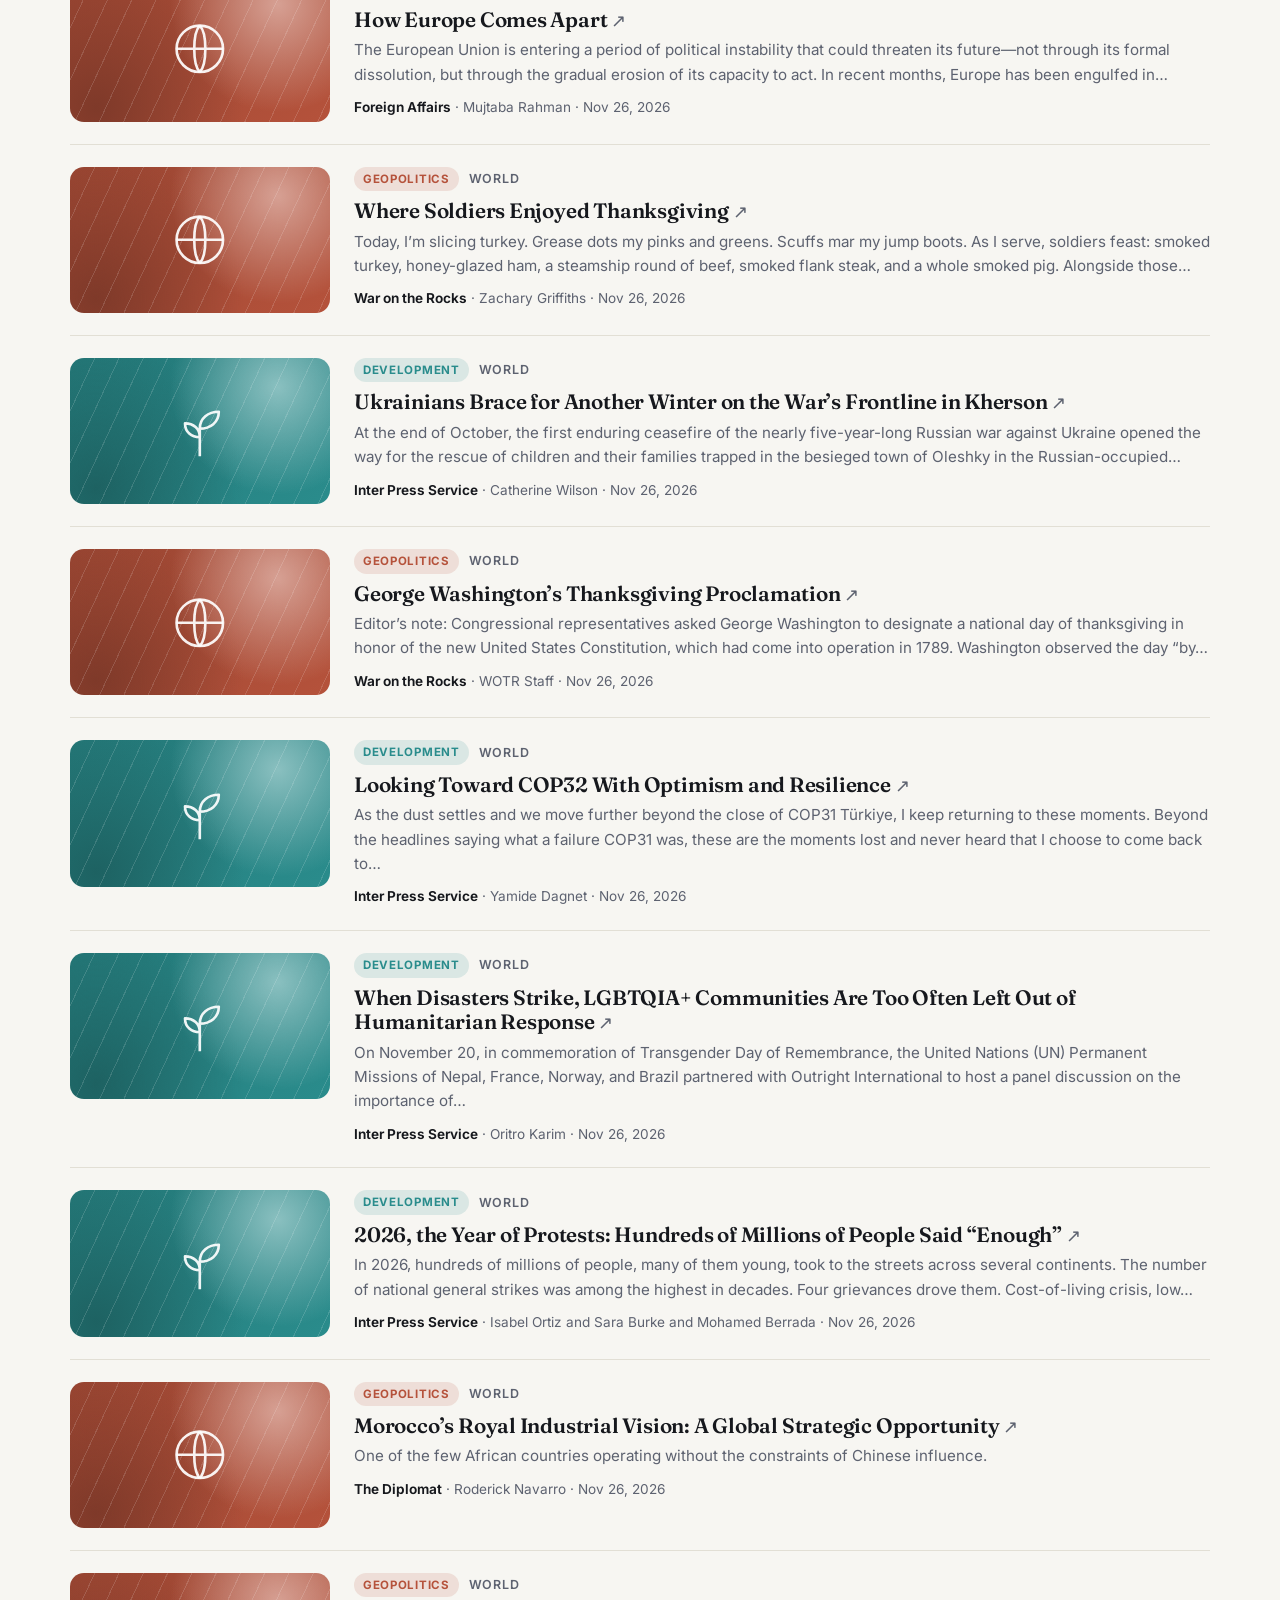
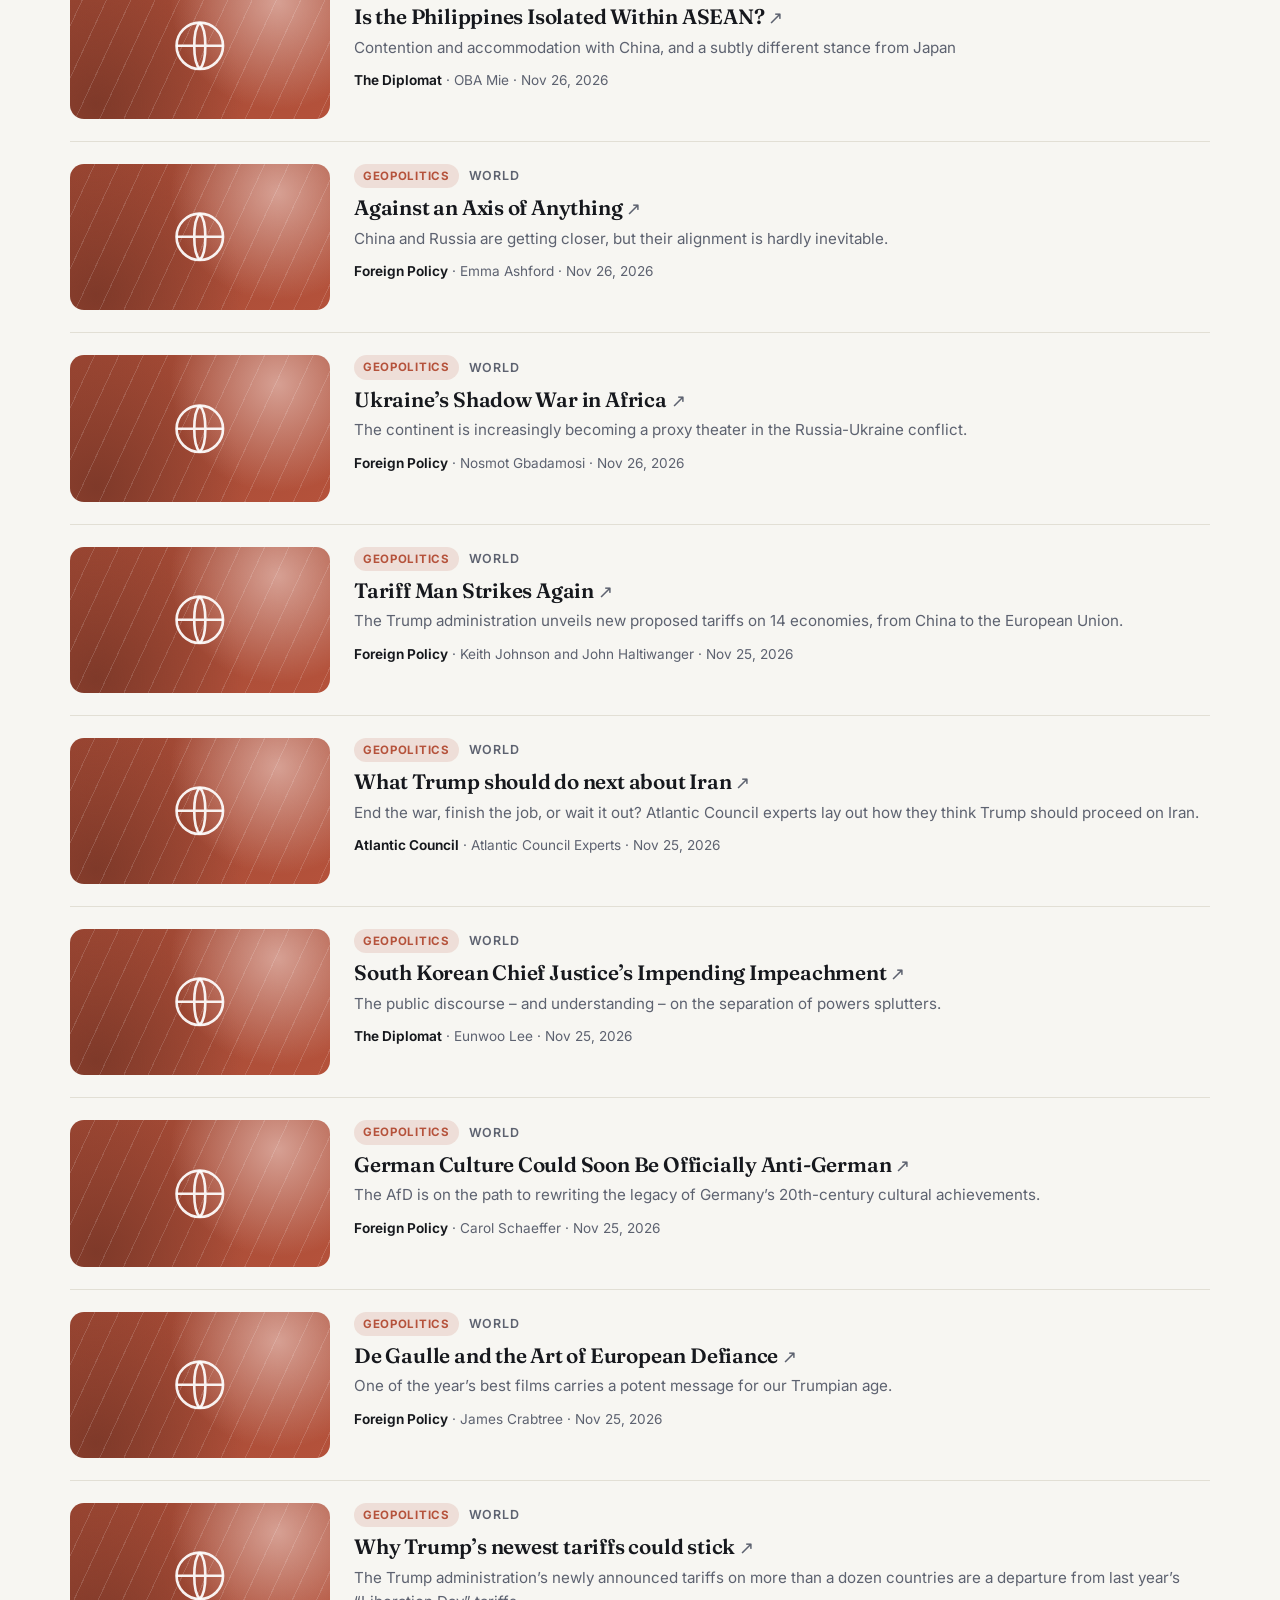
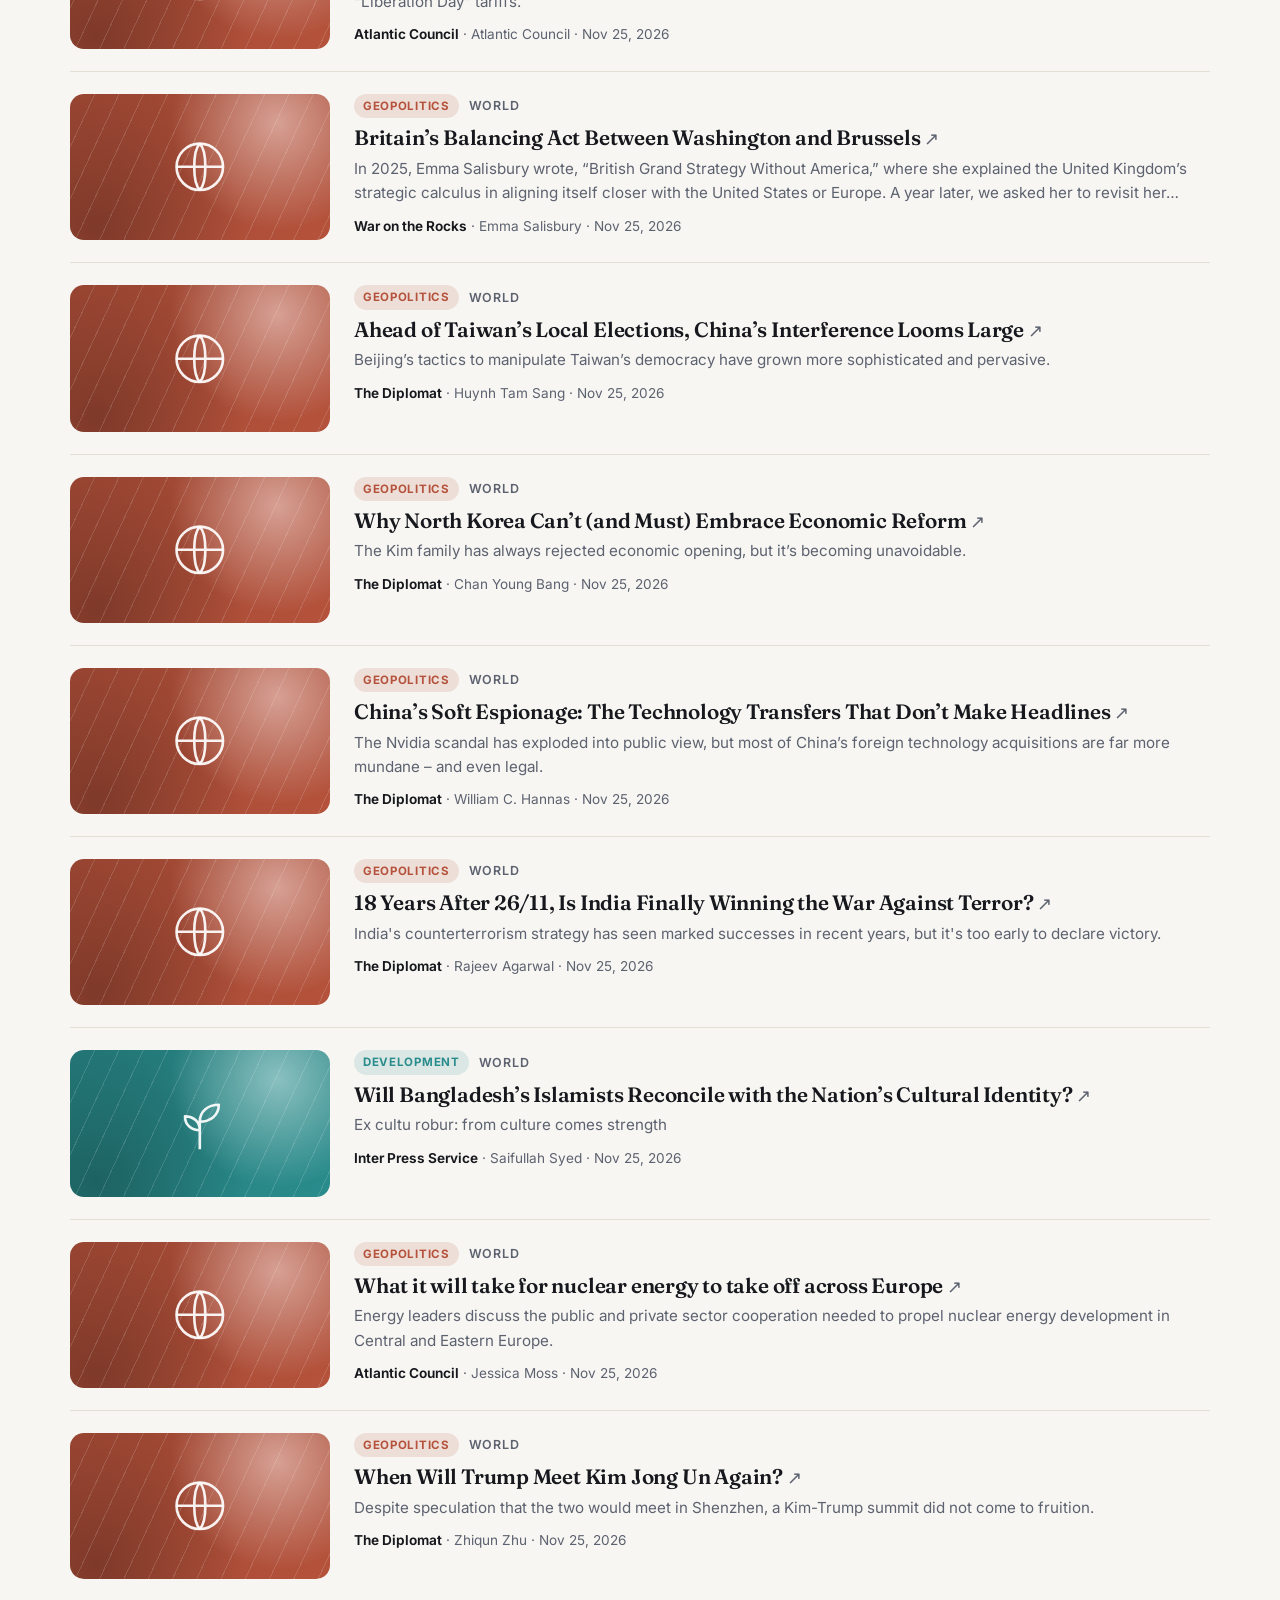
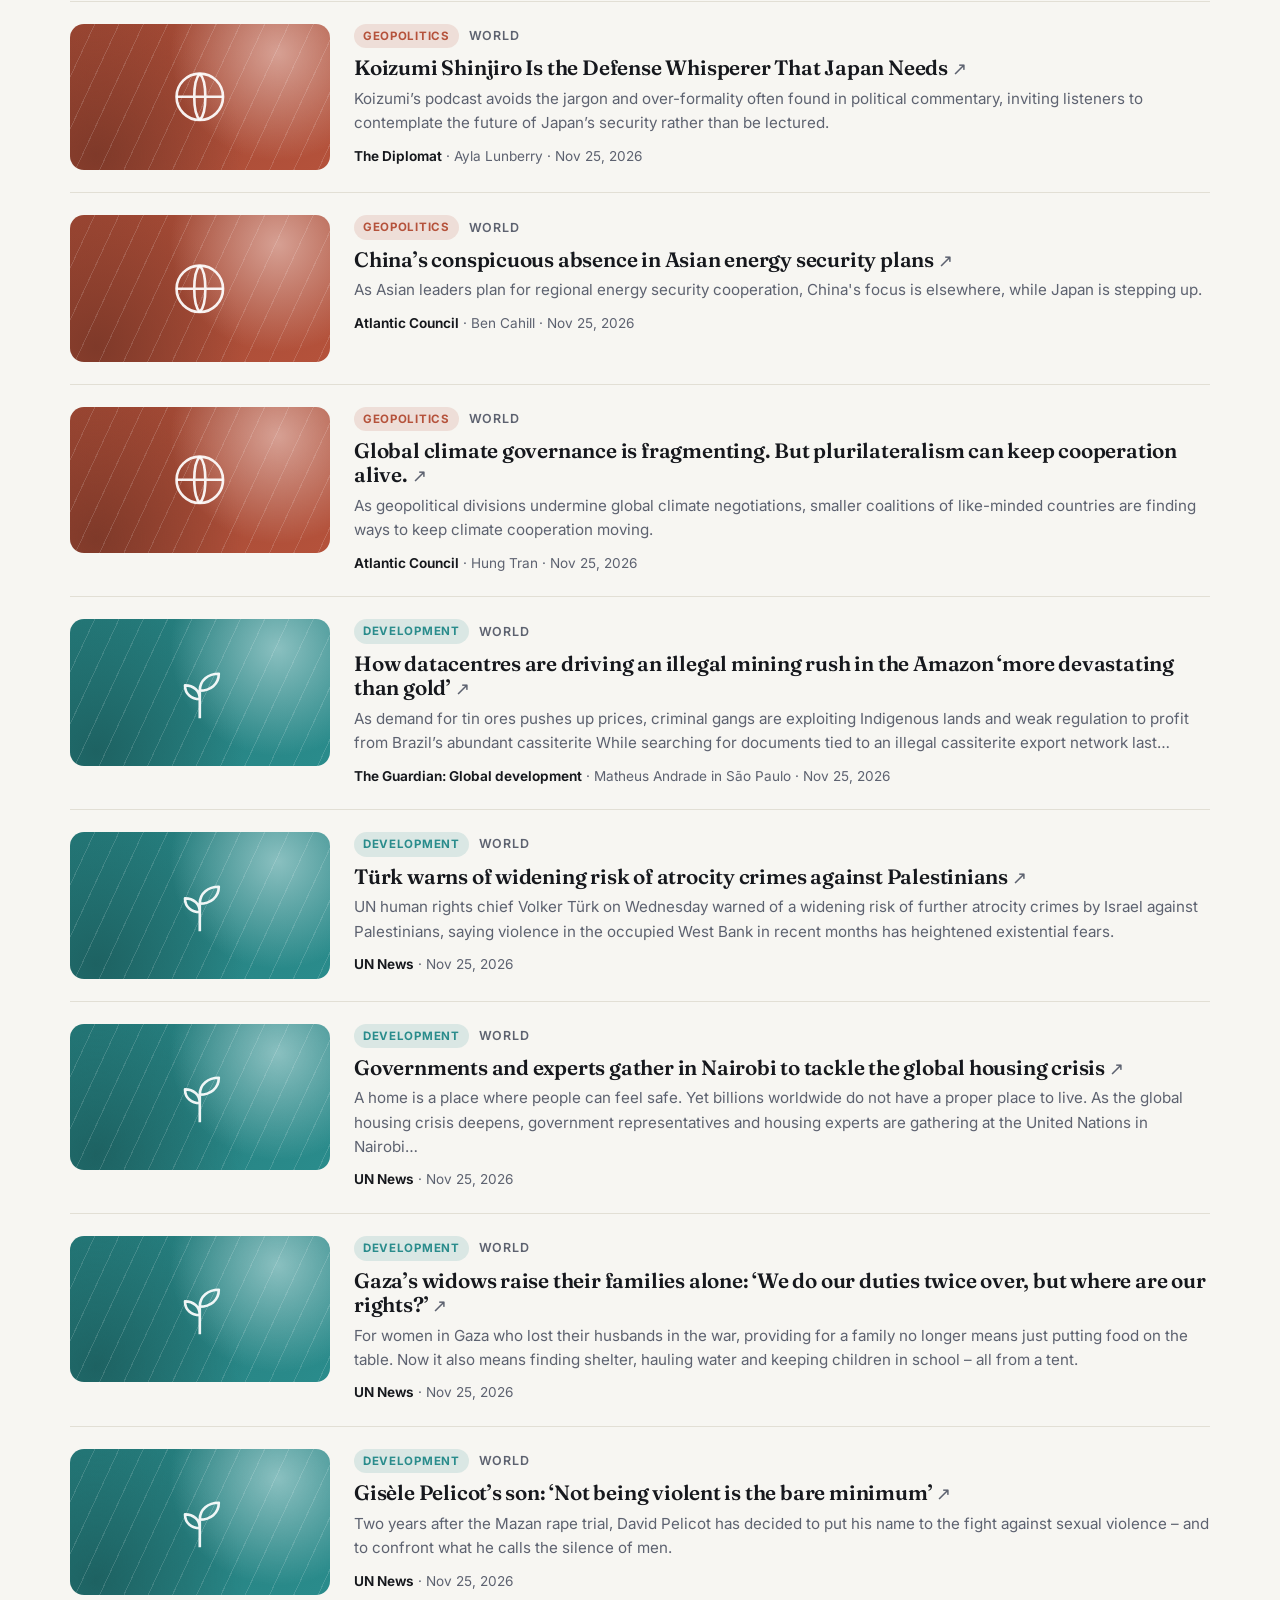
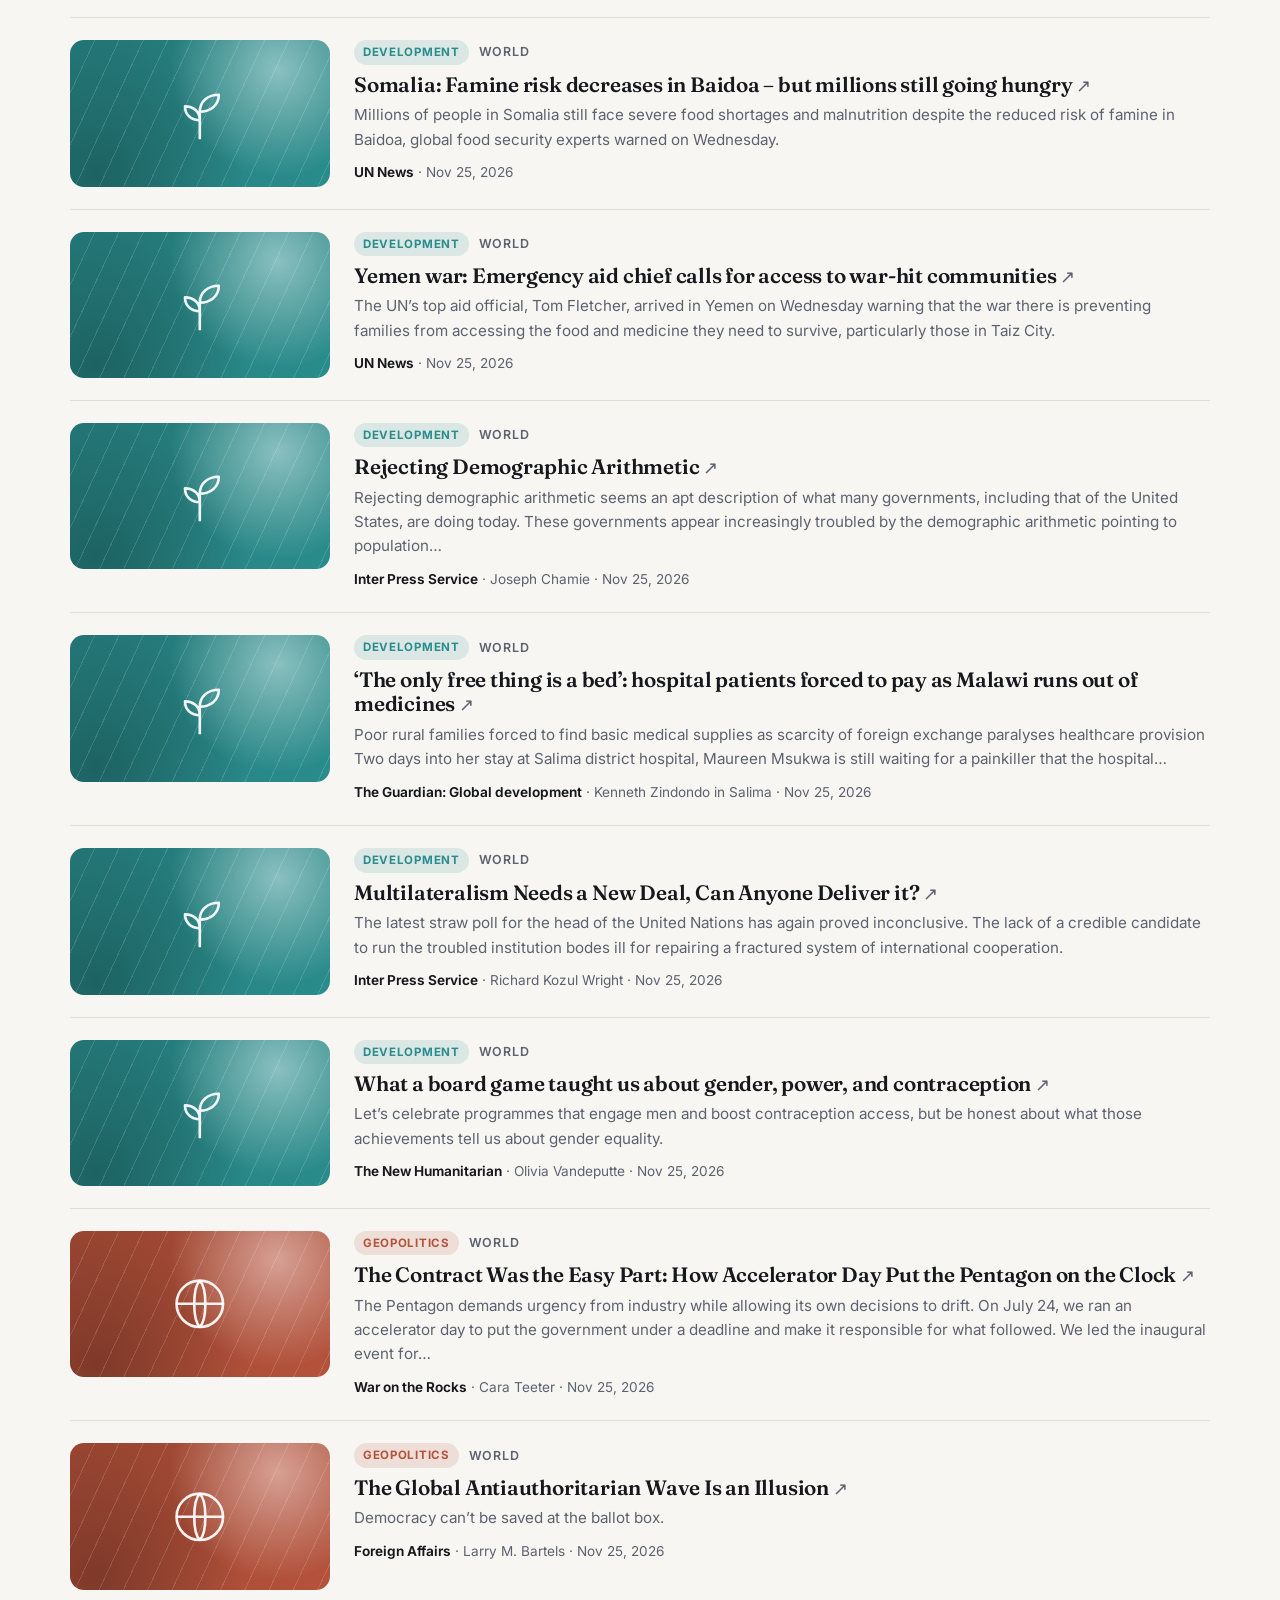
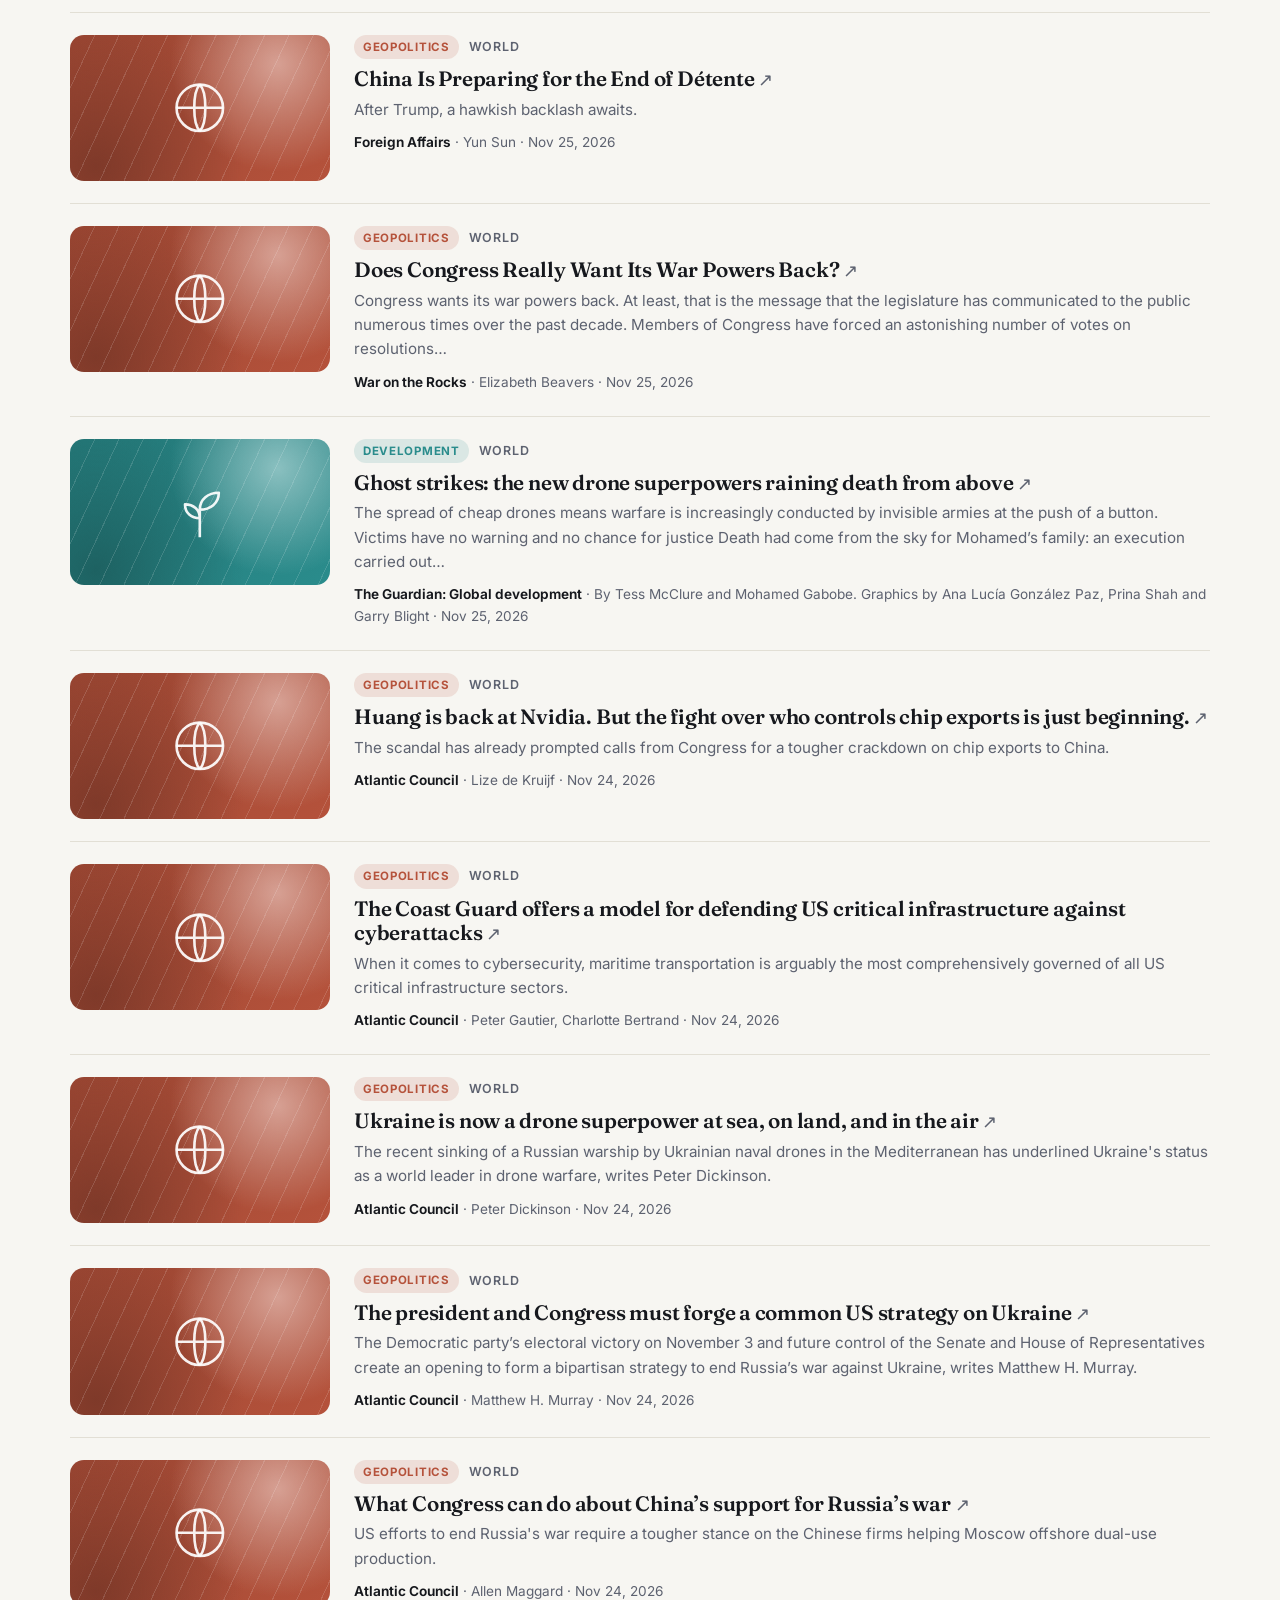
<file: world.html>
<!doctype html>
<html lang="en">
<head>
  <meta charset="utf-8">
  <meta name="viewport" content="width=device-width, initial-scale=1">
  <title>World — Gridbase</title>
  <meta name="description" content="The day's energy news and analysis from leading publications, plus the best energy podcasts.">
  <link rel="icon" href="data:image/svg+xml,<svg xmlns='http://www.w3.org/2000/svg' viewBox='0 0 100 100'><rect width='100' height='100' rx='22' fill='%230f8a5f'/><text x='50' y='70' font-size='60' text-anchor='middle'>⚡</text></svg>">
  <link rel="preconnect" href="https://fonts.googleapis.com">
  <link rel="preconnect" href="https://fonts.gstatic.com" crossorigin>
  <link href="https://fonts.googleapis.com/css2?family=Fraunces:opsz,wght@9..144,600;9..144,700&family=Inter:wght@400;500;600;700&display=swap" rel="stylesheet">
  <link rel="stylesheet" href="assets/css/styles.css?v=202611180518">
  <script>try{var t=localStorage.getItem("theme");if(t)document.documentElement.dataset.theme=t}catch(e){}</script>
</head>
<body data-page="world">
<a class="skip" href="#main">Skip to content</a>
<main id="main">

  <section class="wrap page-head">
    <h1>Geopolitics &amp; development</h1>
  </section>
  <section class="section" style="padding-top:0">
    <div class="wrap">
      <div class="section-head"><h2>Podcasts</h2><a href="podcasts.html#world-shows">All world podcasts →</a></div>
      <ul class="episodes" id="world-episodes"></ul>
    </div>
  </section>
  <section class="wrap">
    <div class="section-head"><h2>Latest stories</h2></div>
    <div class="toolbar">
      <div class="toolbar-row">
        <label class="search"><svg viewBox="0 0 24 24" aria-hidden="true"><circle cx="11" cy="11" r="7"/><path d="m20 20-3.5-3.5"/></svg><input id="search" type="search" placeholder="Search world stories…" aria-label="Search world stories"></label>
        
        <select id="sources" class="select" aria-label="Source"></select>
      </div>
      <div class="chips" id="filters" role="group" aria-label="Topics"></div>
      <div class="count"><span id="result-count" aria-live="polite"></span> · <span id="updated"></span></div>
    </div>
    <div id="listing"><p class="empty">Loading the latest stories…</p></div>
  </section>
</main>
<script src="assets/js/data.js?v=202611180518"></script>
<script src="assets/js/app.js?v=202611180518"></script>
</body>
</html>
</file>
<file: assets/css/styles.css>
/* Gridbase — energy news site styles */
:root {
  --bg: #f7f6f2;
  --surface: #ffffff;
  --surface-2: #efede6;
  --text: #16181d;
  --muted: #5d6270;
  --border: #e2dfd5;
  --accent: #0f8a5f;
  --accent-ink: #ffffff;
  --shadow: 0 1px 2px rgba(20, 20, 30, .05), 0 8px 24px rgba(20, 20, 30, .06);
  --radius: 14px;
  --wrap: 1180px;
  --serif: "Fraunces", Georgia, "Times New Roman", serif;
  --sans: "Inter", system-ui, -apple-system, "Segoe UI", Roboto, sans-serif;
  color-scheme: light;
}
@media (prefers-color-scheme: dark) {
  :root:not([data-theme="light"]) {
    --bg: #0e1116; --surface: #161a21; --surface-2: #1d222b; --text: #e9eaee;
    --muted: #9aa1b0; --border: #2a303b; --accent: #34c58b; --accent-ink: #06140e;
    --shadow: 0 1px 2px rgba(0,0,0,.3), 0 8px 24px rgba(0,0,0,.25);
    color-scheme: dark;
  }
}
:root[data-theme="dark"] {
  --bg: #0e1116; --surface: #161a21; --surface-2: #1d222b; --text: #e9eaee;
  --muted: #9aa1b0; --border: #2a303b; --accent: #34c58b; --accent-ink: #06140e;
  --shadow: 0 1px 2px rgba(0,0,0,.3), 0 8px 24px rgba(0,0,0,.25);
  color-scheme: dark;
}

*, *::before, *::after { box-sizing: border-box; }
html { -webkit-text-size-adjust: 100%; scroll-behavior: smooth; }
body {
  margin: 0; background: var(--bg); color: var(--text);
  font: 16px/1.6 var(--sans); min-height: 100vh; display: flex; flex-direction: column;
}
main { flex: 1; }
a { color: inherit; text-decoration: none; }
a:hover { color: var(--accent); }
img, svg { display: block; }
h1, h2, h3 { font-family: var(--serif); line-height: 1.18; margin: 0 0 .4em; letter-spacing: -.01em; }
h1 { font-size: clamp(1.9rem, 4vw, 3rem); font-weight: 700; }
h2 { font-size: clamp(1.4rem, 2.6vw, 1.9rem); font-weight: 650; }
h3 { font-size: 1.2rem; font-weight: 600; }
p { margin: 0 0 1em; }
:focus-visible { outline: 2px solid var(--accent); outline-offset: 2px; border-radius: 4px; }
.wrap { width: 100%; max-width: var(--wrap); margin: 0 auto; padding: 0 20px; }
.skip { position: absolute; left: -999px; top: 8px; background: var(--accent); color: var(--accent-ink); padding: 8px 14px; border-radius: 8px; z-index: 100; }
.skip:focus { left: 8px; }

/* ---------- header ---------- */
.site-header {
  position: sticky; top: 0; z-index: 50;
  background: color-mix(in srgb, var(--bg) 88%, transparent);
  backdrop-filter: saturate(1.4) blur(10px); -webkit-backdrop-filter: saturate(1.4) blur(10px);
  border-bottom: 1px solid var(--border);
}
.header-inner { display: flex; align-items: center; justify-content: space-between; height: 64px; }
.logo { display: inline-flex; align-items: center; gap: 10px; font: 700 1.35rem/1 var(--serif); letter-spacing: -.02em; }
.logo:hover { color: var(--text); }
.logo-mark {
  display: grid; place-items: center; width: 32px; height: 32px; border-radius: 9px;
  background: var(--accent); color: var(--accent-ink); font-size: 16px;
}
.site-nav { display: flex; align-items: center; gap: 4px; }
.site-nav a { padding: 8px 12px; border-radius: 8px; font-weight: 500; font-size: .95rem; color: var(--muted); }
.site-nav a:hover { color: var(--text); background: var(--surface-2); }
.site-nav a[aria-current="page"] { color: var(--text); background: var(--surface-2); }
.theme-toggle, .icon-btn {
  display: grid; place-items: center; width: 38px; height: 38px; margin-left: 6px;
  border: 1px solid var(--border); border-radius: 10px; background: var(--surface); color: var(--text); cursor: pointer;
}
.theme-toggle svg { width: 18px; height: 18px; fill: none; stroke: currentColor; stroke-width: 2; stroke-linecap: round; }
.theme-toggle .i-sun { display: none; }
:root[data-theme="dark"] .theme-toggle .i-sun { display: block; }
:root[data-theme="dark"] .theme-toggle .i-moon { display: none; }
@media (prefers-color-scheme: dark) {
  :root:not([data-theme="light"]) .theme-toggle .i-sun { display: block; }
  :root:not([data-theme="light"]) .theme-toggle .i-moon { display: none; }
}
.menu-toggle { display: none; background: none; border: 0; padding: 10px; cursor: pointer; }
.menu-toggle span { display: block; width: 22px; height: 2px; margin: 4px 0; background: var(--text); border-radius: 2px; transition: .2s; }
.menu-toggle[aria-expanded="true"] span:nth-child(1) { transform: translateY(6px) rotate(45deg); }
.menu-toggle[aria-expanded="true"] span:nth-child(2) { opacity: 0; }
.menu-toggle[aria-expanded="true"] span:nth-child(3) { transform: translateY(-6px) rotate(-45deg); }

@media (max-width: 760px) {
  .menu-toggle { display: block; }
  .site-nav {
    display: none; position: absolute; top: 64px; left: 0; right: 0; flex-direction: column; align-items: stretch;
    padding: 12px 20px 20px; background: var(--bg); border-bottom: 1px solid var(--border); gap: 2px;
  }
  .site-nav.open { display: flex; }
  .site-nav a { padding: 12px; font-size: 1.05rem; }
  .theme-toggle { margin: 8px 0 0; }
}

/* ---------- shared bits ---------- */
.section { padding: 48px 0; }
.section + .section { padding-top: 8px; }
.section-head { display: flex; align-items: baseline; justify-content: space-between; gap: 16px; margin-bottom: 20px; border-bottom: 2px solid var(--text); padding-bottom: 10px; }
.section-head h2 { margin: 0; }
.section-head a { font-weight: 600; font-size: .92rem; color: var(--accent); white-space: nowrap; }
.meta { display: flex; flex-wrap: wrap; align-items: center; gap: 6px 10px; font-size: .78rem; color: var(--muted); text-transform: uppercase; letter-spacing: .06em; font-weight: 600; margin-bottom: 8px; }
.tag {
  display: inline-block; padding: 3px 9px; border-radius: 999px; font-size: .72rem; letter-spacing: .06em;
  color: var(--c); background: color-mix(in srgb, var(--c) 14%, transparent); text-transform: uppercase; font-weight: 700;
}
.tag:hover { color: var(--c); background: color-mix(in srgb, var(--c) 24%, transparent); }
.byline { font-size: .85rem; color: var(--muted); }
.btn, .btn-ghost {
  display: inline-flex; align-items: center; justify-content: center; gap: 8px; cursor: pointer;
  padding: 10px 18px; border-radius: 10px; font: 600 .95rem var(--sans);
}
.btn { background: var(--accent); color: var(--accent-ink); border: 0; }
.btn:hover { color: var(--accent-ink); filter: brightness(1.08); }
.btn-ghost { background: var(--surface); color: var(--text); border: 1px solid var(--border); }
.btn-ghost:hover { border-color: var(--accent); color: var(--accent); }
.empty { padding: 48px 0; text-align: center; color: var(--muted); }

/* category covers (generated art instead of photos) */
.cover {
  --c: var(--accent);
  position: relative; aspect-ratio: 16 / 9; border-radius: var(--radius); overflow: hidden;
  display: grid; place-items: center; color: color-mix(in srgb, var(--c) 30%, #fff);
  background:
    radial-gradient(circle at 80% 20%, color-mix(in srgb, var(--c) 55%, #fff) 0, transparent 45%),
    radial-gradient(circle at 10% 90%, color-mix(in srgb, var(--c) 70%, #000) 0, transparent 55%),
    linear-gradient(135deg, color-mix(in srgb, var(--c) 85%, #000), var(--c));
}
.cover::after {
  content: ""; position: absolute; inset: 0; opacity: .14;
  background-image: repeating-linear-gradient(115deg, #fff 0 1px, transparent 1px 22px);
}
.cover svg { width: 26%; max-width: 120px; color: rgba(255,255,255,.92); position: relative; z-index: 1; }
.cover-lg { aspect-ratio: 4 / 3; }
.cover-xl { aspect-ratio: 21 / 9; margin: 28px 0 36px; }
.cover-sm { aspect-ratio: 1; width: 44px; border-radius: 12px; flex: none; }
.cover-sm svg { width: 60%; }

/* cards */
.card { display: flex; flex-direction: column; gap: 14px; }
.card h3 { margin: 0 0 6px; }
.card p { color: var(--muted); font-size: .95rem; margin-bottom: 10px; }
.card-media { display: block; transition: transform .25s; }
.card:hover .card-media { transform: translateY(-2px); }
.card-compact { flex-direction: row; align-items: flex-start; }
.card-compact .card-media { width: 38%; flex: none; }
.card-compact .cover { aspect-ratio: 1; }
.card-compact h3 { font-size: 1.05rem; }
.card-compact p { display: none; }
.card-row { flex-direction: row; gap: 24px; padding: 22px 0; border-bottom: 1px solid var(--border); }
.card-row:first-child { padding-top: 0; }
.card-row .card-media { width: 260px; flex: none; }
.card-row h3 { font-size: 1.3rem; }
.grid-3 { display: grid; grid-template-columns: repeat(3, 1fr); gap: 32px; }
@media (max-width: 900px) { .grid-3 { grid-template-columns: repeat(2, 1fr); } }
@media (max-width: 620px) {
  .grid-3 { grid-template-columns: 1fr; }
  .card-row { flex-direction: column; gap: 12px; }
  .card-row .card-media { width: 100%; }
}

/* ---------- home ---------- */
.hero { display: grid; grid-template-columns: 1.7fr 1fr; gap: 36px; padding-top: 36px; }
.lead { display: grid; grid-template-columns: 1fr; gap: 20px; }
.lead-media .cover { aspect-ratio: 16 / 9; }
.lead h1 { font-size: clamp(1.8rem, 3.6vw, 2.7rem); }
.lead p { font-size: 1.1rem; color: var(--muted); }
.hero-side { display: flex; flex-direction: column; gap: 24px; padding-left: 36px; border-left: 1px solid var(--border); }
.hero-side::before { content: "Must read"; font: 700 .78rem var(--sans); text-transform: uppercase; letter-spacing: .1em; color: var(--accent); }
@media (max-width: 900px) {
  .hero { grid-template-columns: 1fr; }
  .hero-side { padding-left: 0; border-left: 0; border-top: 1px solid var(--border); padding-top: 24px; }
}

.split { display: grid; grid-template-columns: 1fr 1.4fr; gap: 48px; }
@media (max-width: 900px) { .split { grid-template-columns: 1fr; } }
.news-list { list-style: none; margin: 0; padding: 0; }
.news-row { display: grid; grid-template-columns: 92px 1fr; gap: 14px; padding: 14px 0; border-bottom: 1px solid var(--border); }
.news-row time { font-size: .8rem; color: var(--muted); padding-top: 3px; }
.news-row .tag { margin-right: 8px; vertical-align: 2px; }

.topics { display: grid; grid-template-columns: repeat(auto-fill, minmax(160px, 1fr)); gap: 14px; }
.topic {
  display: grid; grid-template-columns: auto 1fr; grid-template-rows: auto auto; column-gap: 12px; align-items: center;
  padding: 14px; border-radius: var(--radius); background: var(--surface); border: 1px solid var(--border); transition: .2s;
}
.topic .cover { grid-row: span 2; }
.topic span { font-weight: 650; }
.topic small { color: var(--muted); }
.topic:hover { border-color: var(--c); color: var(--text); transform: translateY(-2px); box-shadow: var(--shadow); }

.podcast-band {
  background: linear-gradient(135deg, #10241c, #0d1a2b); color: #eef2f0; border-radius: 22px;
  padding: 40px; display: grid; grid-template-columns: 1fr 1.6fr; gap: 40px;
}
.podcast-band h2 { color: #fff; }
.podcast-band p { color: #b9c4c0; }
.podcast-band .episode { border-color: rgba(255,255,255,.1); }
.podcast-band .meta { color: #9fb0aa; }
.podcast-band .btn { --accent: #34c58b; --accent-ink: #06140e; }
@media (max-width: 900px) { .podcast-band { grid-template-columns: 1fr; padding: 28px 22px; gap: 20px; } }

/* ---------- listing pages ---------- */
.page-head { padding-top: 44px; padding-bottom: 20px; }
.page-head p { color: var(--muted); font-size: 1.1rem; max-width: 640px; }
.toolbar { display: flex; flex-direction: column; gap: 14px; margin-bottom: 28px; }
.toolbar-row { display: flex; gap: 12px; align-items: center; flex-wrap: wrap; }
.search {
  flex: 1 1 260px; display: flex; align-items: center; gap: 8px; padding: 0 14px; height: 44px;
  border: 1px solid var(--border); border-radius: 12px; background: var(--surface);
}
.search svg { width: 18px; height: 18px; fill: none; stroke: var(--muted); stroke-width: 2; flex: none; }
.search input { flex: 1; min-width: 0; border: 0; background: none; color: var(--text); font: inherit; outline: none; }
.segmented { display: inline-flex; padding: 4px; border-radius: 12px; background: var(--surface-2); }
.segmented button { border: 0; background: none; padding: 8px 14px; border-radius: 9px; font: 600 .9rem var(--sans); color: var(--muted); cursor: pointer; }
.segmented button[aria-pressed="true"] { background: var(--surface); color: var(--text); box-shadow: var(--shadow); }
.chips { display: flex; gap: 8px; flex-wrap: wrap; }
.chip {
  --c: var(--accent); border: 1px solid var(--border); background: var(--surface); color: var(--text);
  padding: 7px 14px; border-radius: 999px; font: 600 .85rem var(--sans); cursor: pointer;
}
.chip:hover { border-color: var(--c); }
.chip[aria-pressed="true"] { background: var(--c); border-color: var(--c); color: #fff; }
.count { color: var(--muted); font-size: .9rem; }

/* ---------- podcast ---------- */
.episodes { list-style: none; margin: 0; padding: 0; }
.episode { display: flex; gap: 18px; padding: 22px 0; border-bottom: 1px solid var(--border); scroll-margin-top: 80px; }
.episode h3 { margin: 0 0 4px; }
.episode .guest { color: var(--muted); font-size: .92rem; margin-bottom: 6px; font-style: italic; }
.episode p:last-child { margin: 0; color: var(--muted); }
.episode.highlight { background: color-mix(in srgb, var(--accent) 8%, transparent); border-radius: var(--radius); padding: 22px; }
/* ---------- about ---------- */
.about-copy { max-width: 720px; font-size: 1.08rem; }

/* ---------- footer ---------- */
.site-footer { margin-top: 64px; background: var(--surface); border-top: 1px solid var(--border); font-size: .92rem; }
.footer-inner { display: grid; grid-template-columns: 2fr 1fr 1fr; gap: 40px; padding-top: 44px; padding-bottom: 32px; }
.footer-inner p { color: var(--muted); margin-top: 14px; max-width: 420px; }
.footer-inner h4 { margin: 0 0 12px; font-size: .78rem; text-transform: uppercase; letter-spacing: .1em; color: var(--muted); }
.footer-inner > div:not(:first-child) a { display: block; padding: 3px 0; }
.footer-bottom { padding-top: 18px; padding-bottom: 24px; border-top: 1px solid var(--border); color: var(--muted); font-size: .82rem; }
@media (max-width: 760px) { .footer-inner { grid-template-columns: 1fr 1fr; } .footer-inner > div:first-child { grid-column: 1 / -1; } }

@media (prefers-reduced-motion: reduce) { * { transition: none !important; scroll-behavior: auto !important; } }
.card-row-sm .card-media { width: 200px; }
.card-row-sm h3 { font-size: 1.15rem; }
@media (max-width: 620px) { .card-row-sm .card-media { width: 100%; } }

/* ---------- recommended podcasts ---------- */
.section-intro { color: var(--muted); max-width: 680px; margin: -4px 0 24px; }
.show-grid { display: grid; grid-template-columns: repeat(auto-fill, minmax(300px, 1fr)); gap: 20px; }
.show-card {
  --c: var(--accent); display: flex; flex-direction: column; gap: 14px; padding: 22px;
  background: var(--surface); border: 1px solid var(--border); border-radius: var(--radius);
  border-top: 4px solid var(--c); transition: box-shadow .2s;
}
.show-card:hover { box-shadow: var(--shadow); }
.show-card p { color: var(--muted); font-size: .95rem; margin: 0; }
.show-card h3 { margin: 0 0 2px; font-size: 1.15rem; }
.show-top { display: flex; gap: 14px; align-items: center; }
.show-mono {
  flex: none; width: 52px; height: 52px; border-radius: 12px; display: grid; place-items: center;
  font: 700 1.15rem var(--serif); color: #fff; background: linear-gradient(135deg, color-mix(in srgb, var(--c) 80%, #000), var(--c));
}
.show-latest { display: flex; flex-direction: column; gap: 2px; padding: 12px 14px; border-radius: 10px; background: var(--surface-2); font-size: .92rem; font-weight: 600; line-height: 1.4; }
.show-latest small { color: var(--muted); font-weight: 600; font-size: .72rem; text-transform: uppercase; letter-spacing: .06em; }
.show-actions { display: flex; gap: 10px; flex-wrap: wrap; margin-top: auto; }
.btn-sm { padding: 8px 14px; font-size: .88rem; }
.btn svg { width: 16px; height: 16px; fill: currentColor; }
.embed-slot iframe { width: 100%; border-radius: 12px; display: block; }
.embed-slot:empty { display: none; }


/* ---------- feed items ---------- */
.byline .source { color: var(--text); font-weight: 650; }
.card h3 .ext { color: var(--muted); font-weight: 400; font-size: .85em; }
.news-row a { font-weight: 600; line-height: 1.4; }
.row-meta { display: flex; align-items: center; gap: 8px; margin-top: 6px; font-size: .8rem; color: var(--muted); }
.select {
  height: 44px; padding: 0 36px 0 14px; border-radius: 12px; border: 1px solid var(--border); background: var(--surface);
  color: var(--text); font: 500 .92rem var(--sans); cursor: pointer; max-width: 100%;
}

/* ---------- podcast episodes ---------- */
.episode .show-mono { width: 64px; height: 64px; font-size: 1.1rem; border-radius: 10px; }
.episode-info { flex: 1; min-width: 0; display: flex; flex-direction: column; gap: 8px; }
.episode-info .meta { margin: 0; }
.episode-info h3 { margin: 0; font-size: 1.1rem; }
.episode .show-actions { margin-top: 2px; }
.podcast-band .episode-info h3 { color: #fff; }
.podcast-band .btn-ghost { background: transparent; color: #eef2f0; border-color: rgba(255,255,255,.25); }

/* ---------- about: sources ---------- */
.source-list { list-style: none; margin: 0; padding: 0; display: grid; grid-template-columns: repeat(auto-fill, minmax(260px, 1fr)); gap: 12px; }
.source-item { display: flex; flex-direction: column; gap: 2px; padding: 16px 18px; border: 1px solid var(--border); border-radius: var(--radius); background: var(--surface); }
.source-item a:hover strong { color: var(--accent); }
.source-item span { color: var(--muted); font-size: .88rem; }
.about-copy p { color: var(--text); }
.podcast-top { padding-top: 32px; padding-bottom: 0; }

/* ---------- episode artwork ---------- */
.ep-art { object-fit: cover; background: var(--surface-2); padding: 0; }
.show-top .ep-art { width: 64px; height: 64px; }
.episode .ep-art { width: 64px; height: 64px; border-radius: 10px; }


/* cover images sit over the initials tile */
.show-mono { position: relative; overflow: hidden; }
.show-mono img { position: absolute; inset: 0; width: 100%; height: 100%; object-fit: cover; }
.show-top .show-mono { width: 64px; height: 64px; }
.split.split-even { grid-template-columns: 1fr 1fr; }
@media (max-width: 900px) { .split.split-even { grid-template-columns: 1fr; } }

/* AI episode summaries */
.ep-summary { margin: 0; color: var(--muted); font-size: .93rem; line-height: 1.5; }
.show-latest .ep-summary { font-weight: 400; margin-top: 4px; }
.podcast-band .ep-summary { color: #b9c4c0; }
.ai-tag { display: inline-block; margin-right: 8px; padding: 1px 7px; border-radius: 999px; vertical-align: 1px;
  font: 700 .65rem var(--sans); text-transform: uppercase; letter-spacing: .07em;
  color: var(--accent); background: color-mix(in srgb, var(--accent) 14%, transparent); }
.podcast-band .ai-tag { color: #34c58b; background: rgba(52,197,139,.15); }

/* read markers */
.is-read h3 a, .is-read h1 a, .news-row.is-read > div > a { color: var(--muted); }
.is-read .card-media, .is-read .lead-media { opacity: .55; }
.read-badge { display: inline-flex; align-items: center; padding: 2px 8px; border-radius: 999px; font: 700 .68rem var(--sans);
  letter-spacing: .05em; text-transform: uppercase; color: var(--muted); background: var(--surface-2); }
</file>
